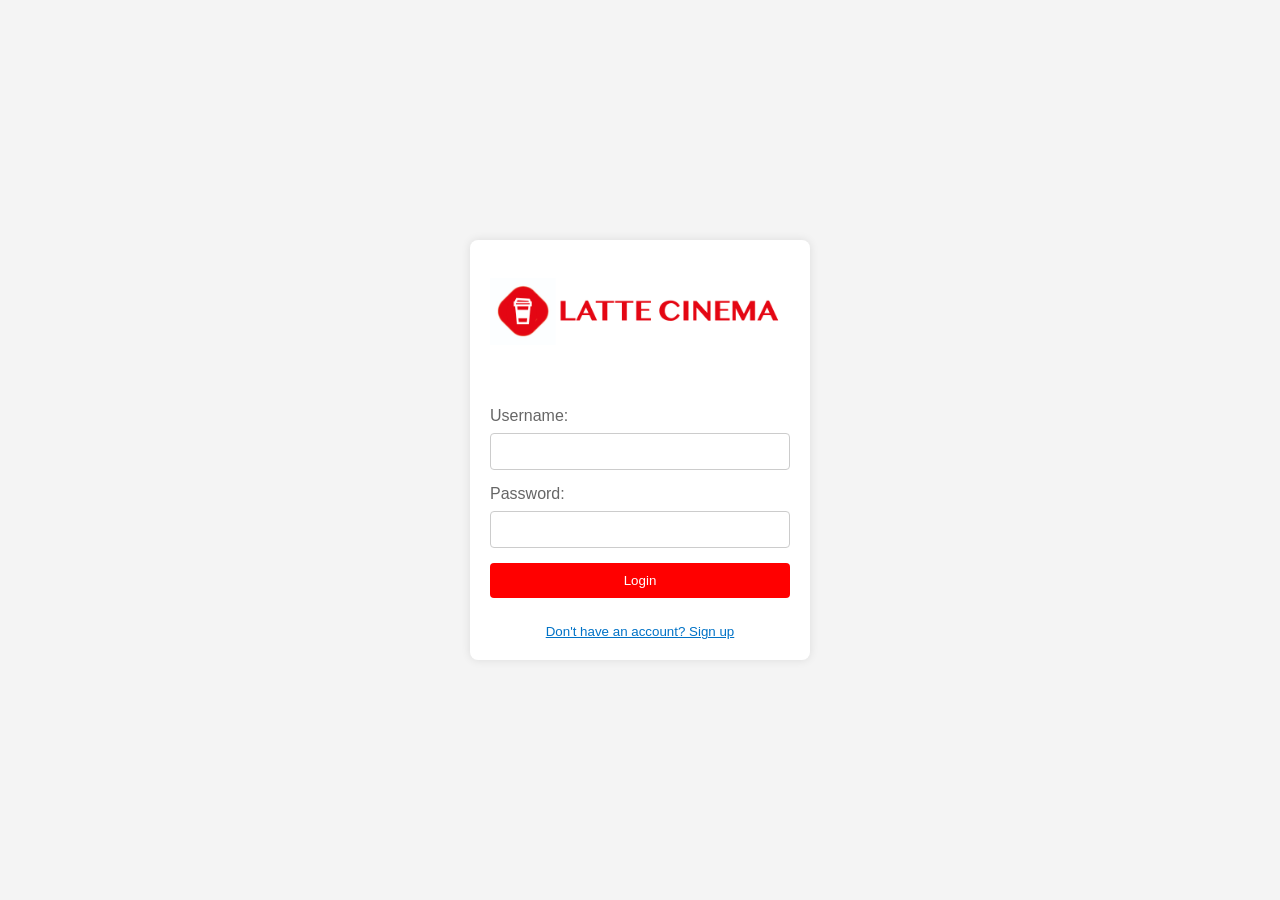
<file: login.html>
<!DOCTYPE html>
<html lang="en">
<head>
    <meta charset="UTF-8">
    <meta name="viewport" content="width=device-width, initial-scale=1, shrink-to-fit=no">
    <link rel="icon" href="./assets/img/lattelogo.ico"/> 
    <link rel="Lattecinema-icon" href="./assets/img/lattelogo.ico"/> 
    <title>Latte Cinema Login and Signup</title>
    <style>
        body {
            font-family: Arial, sans-serif;
            background-color: #f4f4f4;
            display: flex;
            align-items: center;
            justify-content: center;
            height: 100vh;
            margin: 0;
       }

        .auth-container {
            background-color: #fff;
            padding: 20px;
            border-radius: 8px;
            box-shadow: 0 0 10px rgba(0, 0, 0, 0.1);
            width: 300px;
            text-align: center;
        }

        .auth-container h2 {
            color: #333;
            margin-bottom: 20px;
        }

        .auth-container img {
            max-width: 100%;  /* 이미지의 최대 너비를 부모 요소에 맞춤 */
            height: auto;     /* 비율을 유지하면서 높이를 자동으로 조절 */
            margin-bottom: 20px;
        }

        .auth-form {
            margin-top: 20px;
        }

        .form-group {
            margin-bottom: 15px;
            text-align: left;
        }

        .form-group label {
            display: block;
            margin-bottom: 8px;
            color: #666;
        }

        .form-group input {
            width: 100%;
            padding: 10px;
            border: 1px solid #ccc;
            border-radius: 4px;
            box-sizing: border-box;
        }

        .form-group button {
            background-color: red;
            color: #fff;
            padding: 10px;
            border: none;
            border-radius: 4px;
            cursor: pointer;
            width: 100%;
        }

        .toggle-button {
            background: none;
            border: none;
            color: #0072c6;
            cursor: pointer;
            text-decoration: underline;
            margin-top: 10px;
            display: inline-block;
        }
    </style>
</head>
<body>

    <div class="auth-container">
        
        <br>
        <a href="index.html"><img src="./assets/img/logo.png" alt="Latte Cinema Logo"></a>
        <br>
        <br>

        <div id="loginForm" class="auth-form">
            <form>
                <div class="form-group">
                    <label for="loginUsername">Username:</label>
                    <input type="text" id="loginUsername" name="loginUsername" required>
                </div>
                <div class="form-group">
                    
                    <label for="loginPassword">Password:</label>
                    <input type="password" id="loginPassword" name="loginPassword" required>
                </div>
                <div class="form-group">
                    <button type="submit">Login</button>
                </div>
            </form>
            <button class="toggle-button" onclick="toggleForm('signupForm')">Don't have an account? Sign up</button>
        </div>

        <div id="signupForm" class="auth-form" style="display: none;">
            <form>
                <div class="form-group">
                    <label for="signupUsername">Username:</label>
                    <input type="text" id="signupUsername" name="signupUsername" required>
                </div>
                <div class="form-group">
                    <label for="signupPassword">Password:</label>
                    <input type="password" id="signupPassword" name="signupPassword" required>
                </div>
                <div class="form-group">
                    <button type="submit">Sign Up</button>
                </div>
            </form>
            <button class="toggle-button" onclick="toggleForm('loginForm')">Already have an account? Login</button>
        </div>
    </div>

    <script>
        function toggleForm(formId) {
            document.getElementById('loginForm').style.display = formId === 'loginForm' ? 'block' : 'none';
            document.getElementById('signupForm').style.display = formId === 'signupForm' ? 'block' : 'none';
        }
    </script>

</body>
</html>
</file>
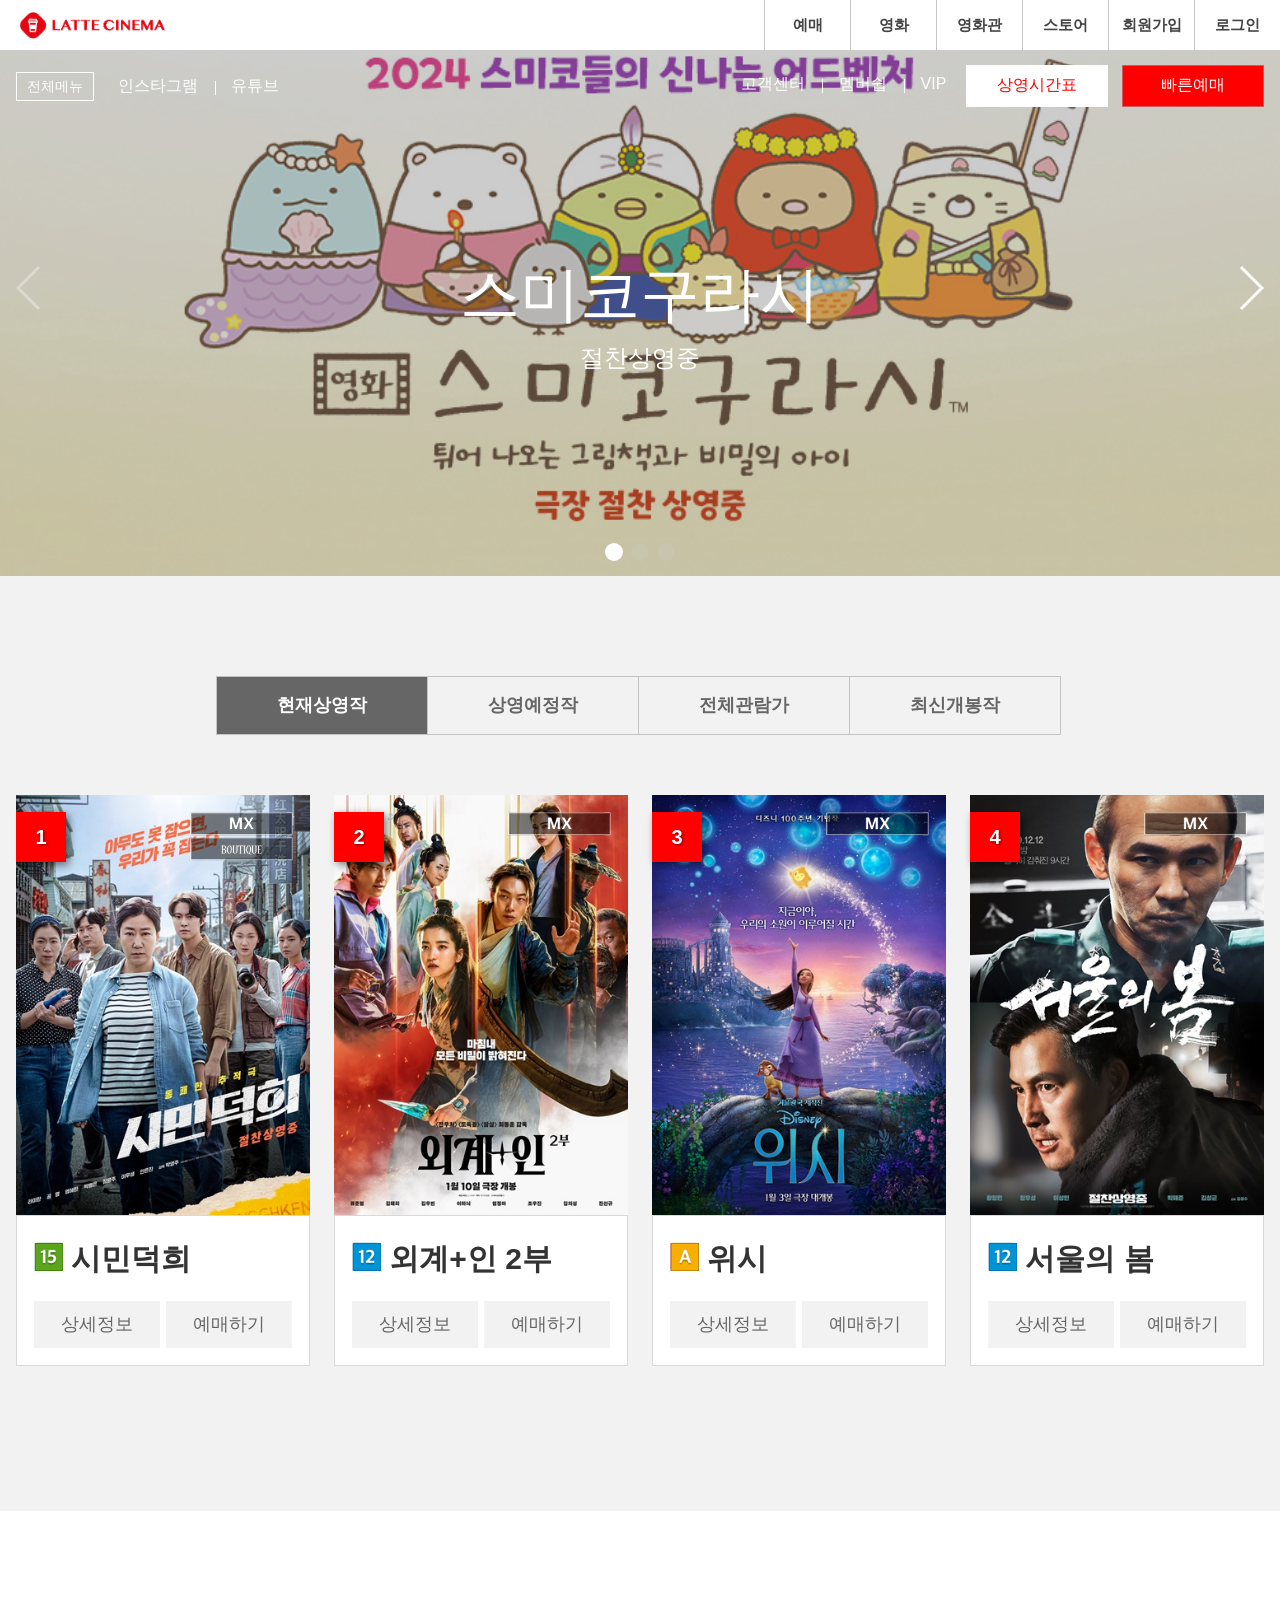
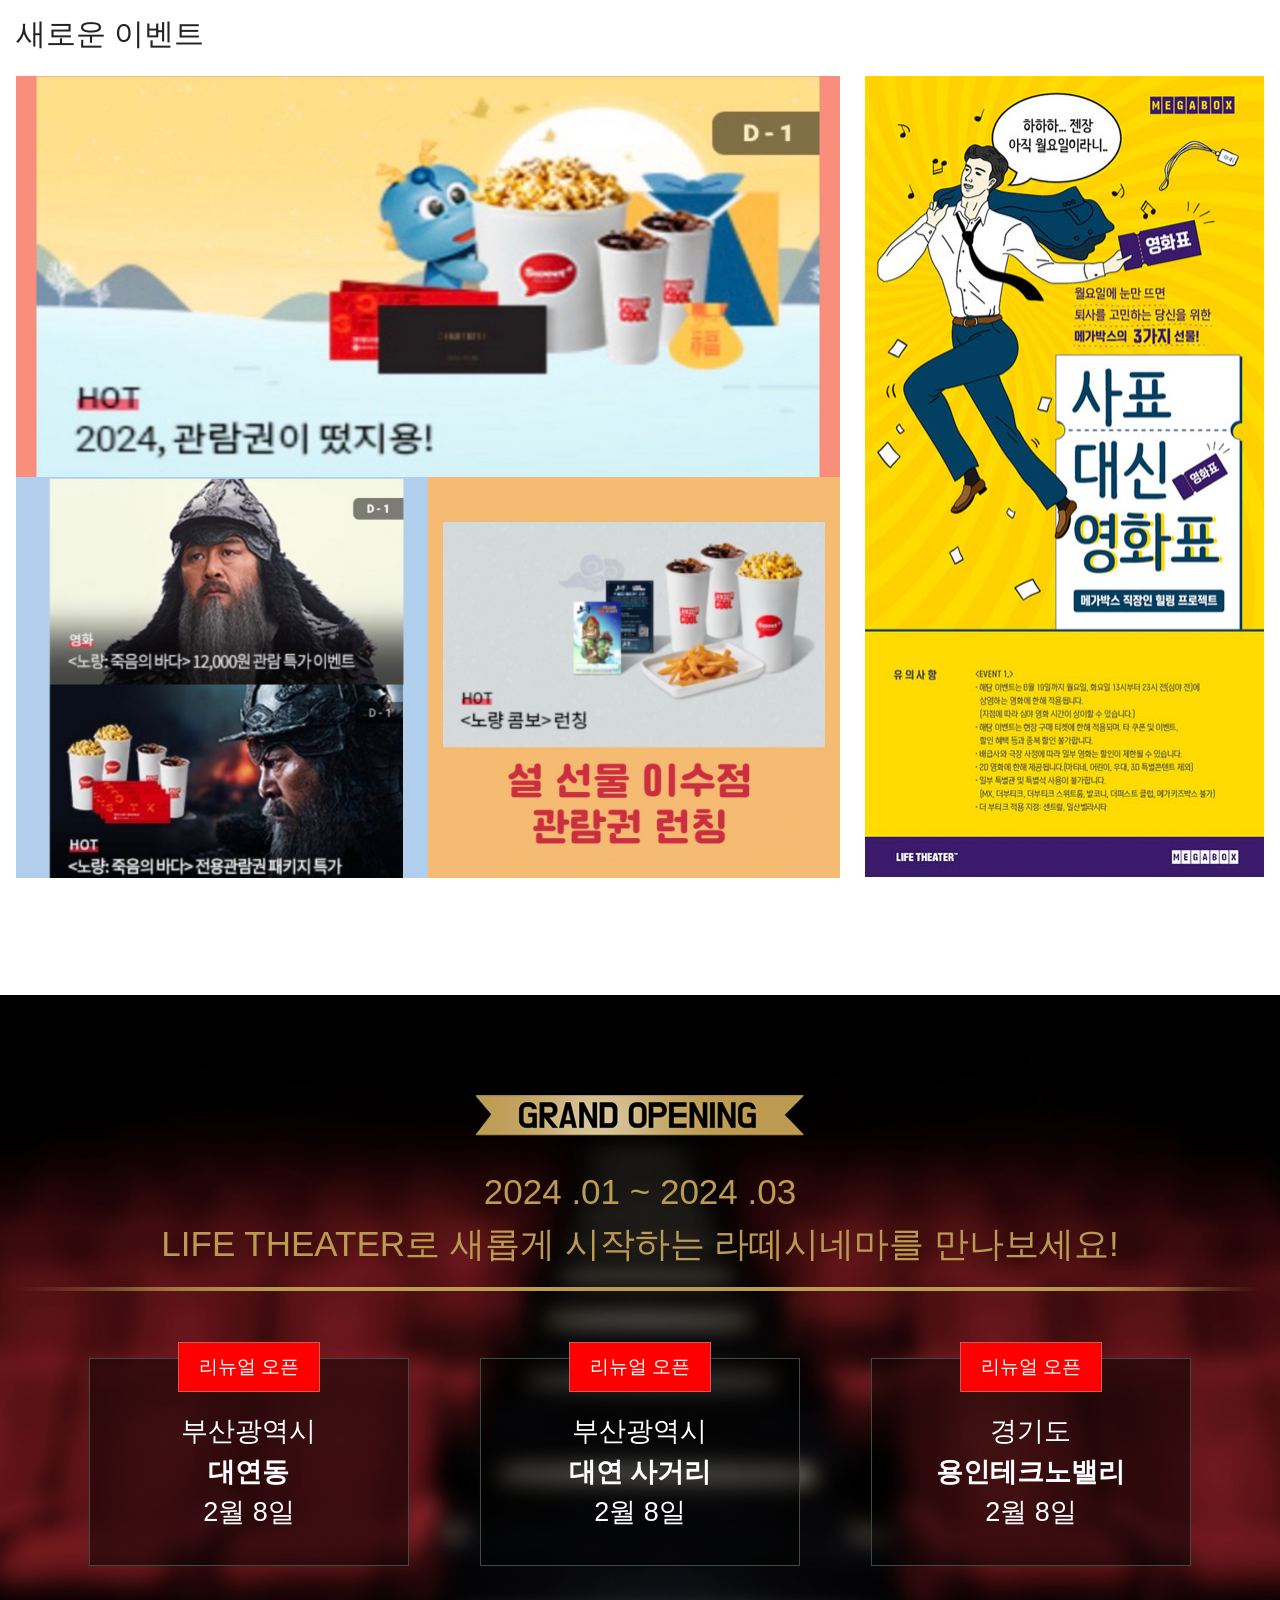
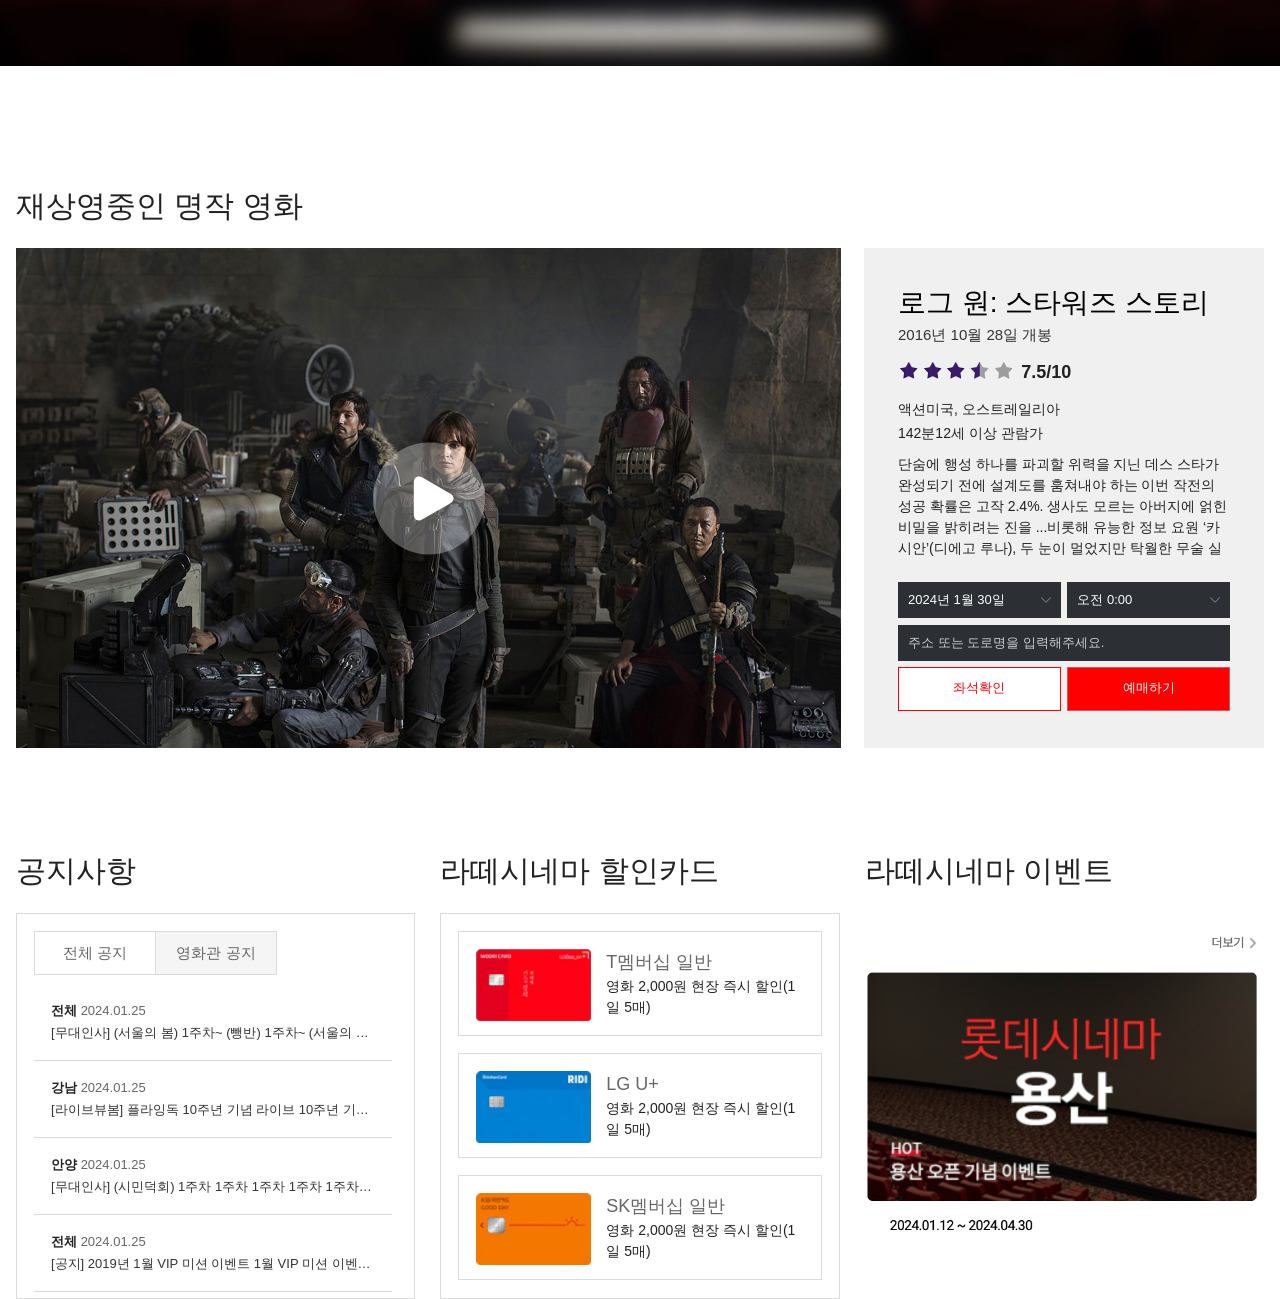
<file: movie.html>
<!DOCTYPE html>
<html lang="ko">
<head>
    <meta charset="UTF-8">
    <meta name="viewport" content="user-scalable=no, initial-scale=1.0, maximum-scale=1.0, minimum-scale=1.0, width=device-width">
    <meta http-equiv="X-UA-Compatible" content="ie=edge">
    <meta name="author" content="webstoryboy">
    <link rel="icon" href="./assets/img/lattelogo.ico"/> 
    <link rel="Lattecinema-icon" href="./assets/img/lattelogo.ico"/> 
    <title>라떼 시네마</title>

    <!-- css -->
    <link rel="stylesheet" href="assets/css/reset16.css">
    <link rel="stylesheet" href="assets/css/style16.css">
    <link rel="stylesheet" href="assets/css/swiper.css">
    
</head>
<body>
    
    <header id="header">
        <div class="container">
            <div class="row">
                <div class="header clearfix">
                    <h1>
                        <a href="index.html">
                            <em><img src="assets/img/logo.png" alt="Lattecinema"></em>
                        </a>    
                    </h1>
                    <nav id="mNav">
                        <h2 class="ir_so">라뗴시네마 전체메뉴</h2>
                        <a href="#" class="ham"><span></span></a>
                    </nav>
                    <nav class="nav">
                        <ul class="clearfix">
                            <li><a href="reservation.html">예매</a></li>
                            <li><a href="movie.html">영화</a></li>
                            <li><a href="theater.html">영화관</a></li>
                            <li><a href="store.html">스토어</a></li>
                            <li><a href="login.html">회원가입</a></li>
                            <li><a href="login.html">로그인</a></li>
                        </ul>
                    </nav>    
                </div>
            </div>
        </div>
    </header>
    <!-- //header -->
    
    
    <section id="banner">
        <div class="banner_menu">
            <h2 class="ir_so">배너 영역</h2>
            <div class="container">
                <div class="row">
                    <div class="bm_left">
                        <ul>
                            <li class="total"><a href="#">전체메뉴</a></li>
                            <li class="line"><a href="#">인스타그램</a></li>
                            <li><a href="#">유튜브</a></li>
                        </ul>
                    </div>
                    <div class="bm_right">
                        <ul>
                            <li class="line"><a href="#">고객센터</a></li>
                            <li class="line"><a href="#">멤버쉽</a></li>
                            <li><a href="#">VIP</a></li>
                        </ul>
                        <ul>
                            <li class="white"><a href="#">상영시간표</a></li>
                            <li class="purple"><a href="#">빠른예매</a></li>
                        </ul>
                    </div>
                </div>
            </div>
        </div>
        <div class="slider">
        <div class="swiper-container">
                <div class="swiper-wrapper">
                    <div class="swiper-slide ss1">
                        <div class="container">
                            <div class="row">
                                <h3>스미코구라시</h3>
                                <p>절찬상영중</p>
                            </div>
                        </div>
                    </div>
                    <div class="swiper-slide ss2">
                        <div class="container">
                            <div class="row">
                                <h3>소풍</h3>
                                <p>2월 7일 설 대개봉</p>
                            </div>
                        </div>
                    </div>
                    <div class="swiper-slide ss3">
                        <div class="container">
                            <div class="row">
                                <h3>도그맨</h3>
                                <p>절찬상영중</p>
                            </div>
                        </div>
                    </div>
                </div>
                <div class="swiper-pagination"></div>
                <div class="swiper-button-prev"></div>
                <div class="swiper-button-next"></div>
            </div>
        </div>
    </section>
    <!-- //banner -->
    
    
    <section id="movie">
        <div class="container">
            <div class="row">
                <h2 class="ir_so">영화 예매</h2>
                <div class="movie">
                    <div class="movie_title">
                        <ul class="clearfix">
                            <li class="active"><a href="#">현재상영작</a></li>
                            <li><a href="#">상영예정작</a></li>
                            <li><a href="#">전체관람가</a></li>
                            <li><a href="#">최신개봉작</a></li>
                        </ul>
                    </div>
                    <div class="movie_chart">
                        <div class="swiper-container2">
                         <div class="chart_cont1 swiper-wrapper">
                               <div class="swiper-slide">
                                   <div class="poster">
                                       <figure>
                                           <img src="assets/img/poster01.jpg" alt="신세계">
                                       </figure>
                                       <div class="rank"><strong>1</strong></div>
                                       <div class="mx">
                                           <span class="icon m ir_pm">MX</span>
                                           <span class="icon b ir_pm">Boutique</span>
                                       </div>
                                   </div>
                                   <div class="infor">
                                       <h3><span class="icon a19 ir_pm">15세 이상 관람가</span> <strong>시민덕희</strong></h3>
                                       <div class="infor_btn">
                                           <a href="movie2.html">상세정보</a>
                                           <a href="#">예매하기</a>
                                       </div>
                                   </div>
                               </div>
                               <div class="swiper-slide">
                                   <div class="poster">
                                       <figure>
                                           <img src="assets/img/poster02.jpg"  alt="신세계">
                                       </figure>
                                       <div class="rank"><strong>2</strong></div>
                                       <div class="mx">
                                           <span class="icon m ir_pm">MX</span>
                                       </div>
                                   </div>
                                   <div class="infor">
                                       <h3><span class="icon a15 ir_pm">12세 이상 관람</span> <strong>외계+인 2부</strong></h3>
                                       <div class="infor_btn">
                                           <a href="./movie2.html">상세정보</a>
                                           <a href="#">예매하기</a>
                                       </div>
                                   </div>
                               </div>
                               <div class="swiper-slide">
                                   <div class="poster">
                                       <figure>
                                           <img src="assets/img/poster03.jpg" alt="마스터">
                                       </figure>
                                       <div class="rank"><strong>3</strong></div>
                                       <div class="mx">
                                           <span class="icon m ir_pm">MX</span>
                                       </div>
                                   </div>
                                   <div class="infor">
                                       <h3><span class="icon all ir_pm">전체관람가</span> <strong>위시</strong></h3>
                                       <div class="infor_btn">
                                           <a href="#">상세정보</a>
                                           <a href="#">예매하기</a>
                                       </div>
                                   </div>
                               </div>
                               <div class="swiper-slide">
                                   <div class="poster">
                                       <figure>
                                           <img src="assets/img/poster04.jpg" alt="마약왕">
                                       </figure>
                                       <div class="rank"><strong>4</strong></div>
                                       <div class="mx">
                                           <span class="icon m ir_pm">MX</span>
                                       </div>
                                   </div>
                                   <div class="infor">
                                       <h3><span class="icon a15 ir_pm">12세 이상 관람</span> <strong>서울의 봄</strong></h3>
                                       <div class="infor_btn">
                                           <a href="#">상세정보</a>
                                           <a href="#">예매하기</a>
                                       </div>
                                   </div>
                               </div>
                               <div class="swiper-slide">
                                   <div class="poster">
                                       <figure>
                                           <img src="assets/img/poster05.jpg" alt="마약왕">
                                       </figure>
                                       <div class="rank"><strong>5</strong></div>
                                       <div class="mx">
                                           <span class="icon m ir_pm">MX</span>
                                       </div>
                                   </div>
                                   <div class="infor">
                                       <h3><span class="icon a15 ir_pm">12세 이상 관람</span> <strong>노량: 죽읨의 바다</strong></h3>
                                       <div class="infor_btn">
                                           <a href="#">상세정보</a>
                                           <a href="#">예매하기</a>
                                       </div>
                                   </div>
                               </div>
                               <div class="swiper-slide">
                                   <div class="poster">
                                       <figure>
                                           <img src="assets/img/poster06.jpg" alt="마약왕">
                                       </figure>
                                       <div class="rank"><strong>6</strong></div>
                                       <div class="mx">
                                           <span class="icon m ir_pm">MX</span>
                                       </div>
                                   </div>
                                   <div class="infor">
                                       <h3><span class="icon all ir_pm">전체관람가</span> <strong>인투 더 월드</strong></h3>
                                       <div class="infor_btn">
                                           <a href="#">상세정보</a>
                                           <a href="#">예매하기</a>
                                       </div>
                                   </div>
                               </div>
                               <div class="swiper-slide">
                                   <div class="poster">
                                       <figure>
                                           <img src="assets/img/poster07.jpg" alt="마약왕">
                                       </figure>
                                       <div class="rank"><strong>7</strong></div>
                                       <div class="mx">
                                           <span class="icon m ir_pm">MX</span>
                                       </div>
                                   </div>
                                   <div class="infor">
                                       <h3><span class="icon a19 ir_pm">12세 이상 관람</span> <strong>괴물</strong></h3>
                                       <div class="infor_btn">
                                           <a href="#">상세정보</a>
                                           <a href="#">예매하기</a>
                                       </div>
                                   </div>
                               </div>
                               <div class="swiper-slide">
                                   <div class="poster">
                                       <figure>
                                           <img src="assets/img/poster08.jpg" alt="마약왕">
                                       </figure>
                                       <div class="rank"><strong>8</strong></div>
                                       <div class="mx">
                                           <span class="icon m ir_pm">MX</span>
                                       </div>
                                   </div>
                                   <div class="infor">
                                       <h3><span class="icon a19 ir_pm">15세 이상 관람</span> <strong>도그맨</strong></h3>
                                       <div class="infor_btn">
                                           <a href="#">상세정보</a>
                                           <a href="#">예매하기</a>
                                       </div>
                                   </div>
                               </div>
                           </div>
                        </div>
                        <!-- //chart_cont1-->
                        <!-- 상영예정작 -->
                        <div class="swiper-container2">
                            <div class="chart_cont2 swiper-wrapper">
                                <div class="swiper-slide">
                                    <div class="poster">
                                        <figure>
                                            <img src="assets/img/poster2-01.jpg" alt="침묵">
                                        </figure>
                                        <div class="rank"><strong>1</strong></div>
                                        <div class="mx">
                                            <span class="icon m ir_pm">MX</span>
                                            <span class="icon b ir_pm">Boutique</span>
                                        </div>
                                    </div>
                                    <div class="infor">
                                        <h3><span class="icon all ir_pm">전체관람가</span> <strong>윙카</strong></h3>
                                        <div class="infor_btn">
                                            <a href="movie2.html">상세정보</a>
                                            <a href="#">예매하기</a>
                                        </div>
                                    </div>
                                </div>
                                <div class="swiper-slide">
                                    <div class="poster">
                                        <figure>
                                            <img src="assets/img/poster2-02.jpg" alt="신세계">
                                        </figure>
                                        <div class="rank"><strong>2</strong></div>
                                        <div class="mx">
                                            <span class="icon m ir_pm">MX</span>
                                        </div>
                                    </div>
                                    <div class="infor">
                                        <h3><span class="icon a19 ir_pm">15세 이상 관람</span> <strong>추락의 해부</strong></h3>
                                        <div class="infor_btn">
                                            <a href="#">상세정보</a>
                                            <a href="#">예매하기</a>
                                        </div>
                                    </div>
                                </div>
                                <div class="swiper-slide">
                                    <div class="poster">
                                        <figure>
                                            <img src="assets/img/poster2-03.jpg" alt="마스터">
                                        </figure>
                                        <div class="rank"><strong>3</strong></div>
                                        <div class="mx">
                                            <span class="icon m ir_pm">MX</span>
                                        </div>
                                    </div>
                                    <div class="infor">
                                        <h3><span class="icon all ir_pm">전체관람가</span> <strong>홀로라이브</strong></h3>
                                        <div class="infor_btn">
                                            <a href="#">상세정보</a>
                                            <a href="#">예매하기</a>
                                        </div>
                                    </div>
                                </div>
                                <div class="swiper-slide">
                                    <div class="poster">
                                        <figure>
                                            <img src="assets/img/poster2-04.jpg" alt="마약왕">
                                        </figure>
                                        <div class="rank"><strong>4</strong></div>
                                        <div class="mx">
                                            <span class="icon m ir_pm">MX</span>
                                        </div>
                                    </div>
                                    <div class="infor">
                                        <h3><span class="icon a19 ir_pm">12세 이상 관람</span> <strong>비욘드 유토피아</strong></h3>
                                        <div class="infor_btn">
                                            <a href="#">상세정보</a>
                                            <a href="#">예매하기</a>
                                        </div>
                                    </div>
                                </div>
                                <div class="swiper-slide">
                                    <div class="poster">
                                        <figure>
                                            <img src="assets/img/poster2-05.jpg" alt="마약왕">
                                        </figure>
                                        <div class="rank"><strong>5</strong></div>
                                        <div class="mx">
                                            <span class="icon m ir_pm">MX</span>
                                        </div>
                                    </div>
                                    <div class="infor">
                                        <h3><span class="icon a19 ir_pm">12세 이상 관람</span> <strong>두 세계 사이에서</strong></h3>
                                        <div class="infor_btn">
                                            <a href="#">상세정보</a>
                                            <a href="#">예매하기</a>
                                        </div>
                                    </div>
                                </div>
                                <div class="swiper-slide">
                                    <div class="poster">
                                        <figure>
                                            <img src="assets/img/poster2-06.jpg" alt="마약왕">
                                        </figure>
                                        <div class="rank"><strong>6</strong></div>
                                        <div class="mx">
                                            <span class="icon m ir_pm">MX</span>
                                        </div>
                                    </div>
                                    <div class="infor">
                                        <h3><span class="icon all ir_pm">전체관람가</span> <strong>아톰 새로운 시작</strong></h3>
                                        <div class="infor_btn">
                                            <a href="#">상세정보</a>
                                            <a href="#">예매하기</a>
                                        </div>
                                    </div>
                                    
                                </div>
                                <div class="swiper-slide">
                                    <div class="poster">
                                        <figure>
                                            <img src="assets/img/poster2-07.jpg" alt="마약왕">
                                        </figure>
                                        <div class="rank"><strong>7</strong></div>
                                        <div class="mx">
                                            <span class="icon m ir_pm">MX</span>
                                        </div>
                                    </div>
                                    <div class="infor">
                                        <h3><span class="icon a12 ir_pm">15세 이상 관람</span> <strong>아녜스 V에 의한</strong></h3>
                                        <div class="infor_btn">
                                            <a href="#">상세정보</a>
                                            <a href="#">예매하기</a>
                                        </div>
                                    </div>
                                    
                                </div>
                                <div class="swiper-slide">
                                    <div class="poster">
                                        <figure>
                                            <img src="assets/img/poster2-08.jpg" alt="마약왕">
                                        </figure>
                                        <div class="rank"><strong>8</strong></div>
                                        <div class="mx">
                                            <span class="icon m ir_pm">MX</span>
                                        </div>
                                    </div>
                                    <div class="infor">
                                        <h3><span class="icon a19 ir_pm">12세 이상 관람</span> <strong>건국전쟁</strong></h3>
                                        <div class="infor_btn">
                                            <a href="#">상세정보</a>
                                            <a href="#">예매하기</a>
                                        </div>
                                    </div>
                                    
                                </div>
                            </div>
                        </div>
                        <!-- //chart_cont2-->
                        
                        <div class="swiper-container2">
                            <div class="chart_cont3 swiper-wrapper">
                                <div class="swiper-slide">
                                    <div class="poster">
                                        <figure>
                                            <img src="assets/img/poster3-01.jpg" alt="침묵">
                                        </figure>
                                        <div class="rank"><strong>1</strong></div>
                                        <div class="mx">
                                            <span class="icon m ir_pm">MX</span>
                                            <span class="icon b ir_pm">Boutique</span>
                                        </div>
                                    </div>
                                    <div class="infor">
                                        <h3><span class="icon all ir_pm">전체관람가</span> <strong>아기상어</strong></h3>
                                        <div class="infor_btn">
                                            <a href="#">상세정보</a>
                                            <a href="#">예매하기</a>
                                        </div>
                                    </div>
                                </div>
                                <div class="swiper-slide">
                                    <div class="poster">
                                        <figure>
                                            <img src="assets/img/poster3-02.jpg" alt="신세계">
                                        </figure>
                                        <div class="rank"><strong>2</strong></div>
                                        <div class="mx">
                                            <span class="icon m ir_pm">MX</span>
                                        </div>
                                    </div>
                                    <div class="infor">
                                        <h3><span class="icon all ir_pm">전체관람가</span> <strong>신차원! 짱구</strong></h3>
                                        <div class="infor_btn">
                                            <a href="#">상세정보</a>
                                            <a href="#">예매하기</a>
                                        </div>
                                    </div>
                                </div>
                                <div class="swiper-slide">
                                    <div class="poster">
                                        <figure>
                                            <img src="assets/img/poster3-03.jpg" alt="마스터">
                                        </figure>
                                        <div class="rank"><strong>3</strong></div>
                                        <div class="mx">
                                            <span class="icon m ir_pm">MX</span>
                                        </div>
                                    </div>
                                    <div class="infor">
                                        <h3><span class="icon all ir_pm">전체관람가</span> <strong>스미코 구라시</strong></h3>
                                        <div class="infor_btn">
                                            <a href="#">상세정보</a>
                                            <a href="#">예매하기</a>
                                        </div>
                                    </div>
                                </div>
                                <div class="swiper-slide">
                                    <div class="poster">
                                        <figure>
                                            <img src="assets/img/poster2-06.jpg" alt="마약왕">
                                        </figure>
                                        <div class="rank"><strong>4</strong></div>
                                        <div class="mx">
                                            <span class="icon m ir_pm">MX</span>
                                        </div>
                                    </div>
                                    <div class="infor">
                                        <h3><span class="icon all ir_pm">전체관람가</span> <strong>아톰</strong></h3>
                                        <div class="infor_btn">
                                            <a href="#">상세정보</a>
                                            <a href="#">예매하기</a>
                                        </div>
                                    </div>
                                </div>
                                <div class="swiper-slide">
                                    <div class="poster">
                                        <figure>
                                            <img src="assets/img/poster03.jpg"  alt="마약왕">
                                        </figure>
                                        <div class="rank"><strong>5</strong></div>
                                        <div class="mx">
                                            <span class="icon m ir_pm">MX</span>
                                        </div>
                                    </div>
                                    <div class="infor">
                                        <h3><span class="icon all ir_pm">전체관람가</span> <strong>위시</strong></h3>
                                        <div class="infor_btn">
                                            <a href="#">상세정보</a>
                                            <a href="#">예매하기</a>
                                        </div>
                                    </div>
                                </div>
                            </div>

                        </div>
                        <!-- //chart_cont3-->
                        
                        <div class="swiper-container2">
                            <div class="chart_cont4 swiper-wrapper">
                                <div class="swiper-slide">
                                    <div class="poster">
                                        <figure>
                                            <img src="assets/img/poster4-01.jpg" alt="침묵">
                                        </figure>
                                        <div class="rank"><strong>1</strong></div>
                                        <div class="mx">
                                            <span class="icon m ir_pm">MX</span>
                                            <span class="icon b ir_pm">Boutique</span>
                                        </div>
                                    </div>
                                    <div class="infor">
                                        <h3><span class="icon all ir_pm">전체관람가</span> <strong>세기말의 사랑</strong></h3>
                                        <div class="infor_btn">
                                            <a href="#">상세정보</a>
                                            <a href="#">예매하기</a>
                                        </div>
                                    </div>
                                </div>
                                <div class="swiper-slide">
                                    <div class="poster">
                                        <figure>
                                            <img src="./assets/img/poster4-02.jpg" alt="신세계">
                                        </figure>
                                        <div class="rank"><strong>2</strong></div>
                                        <div class="mx">
                                            <span class="icon m ir_pm">MX</span>
                                        </div>
                                    </div>
                                    <div class="infor">
                                        <h3><span class="icon a19 ir_pm">19세 이상 관람</span> <strong>데드맨</strong></h3>
                                        <div class="infor_btn">
                                            <a href="#">상세정보</a>
                                            <a href="#">예매하기</a>
                                        </div>
                                    </div>
                                </div>
                                <div class="swiper-slide">
                                    <div class="poster">
                                        <figure>
                                            <img src="./assets/img/poster4-03.jpg" alt="마스터">
                                        </figure>
                                        <div class="rank"><strong>3</strong></div>
                                        <div class="mx">
                                            <span class="icon m ir_pm">MX</span>
                                        </div>
                                    </div>
                                    <div class="infor">
                                        <h3><span class="icon a15 ir_pm">12세 이상 관람</span> <strong>도그데이즈</strong></h3>
                                        <div class="infor_btn">
                                            <a href="#">상세정보</a>
                                            <a href="#">예매하기</a>
                                        </div>
                                    </div>
                                </div>
                                <div class="swiper-slide">
                                    <div class="poster">
                                        <figure>
                                            <img src="./assets/img/poster4-04.jpg" alt="마약왕">
                                        </figure>
                                        <div class="rank"><strong>4</strong></div>
                                        <div class="mx">
                                            <span class="icon m ir_pm">MX</span>
                                        </div>
                                    </div>
                                    <div class="infor">
                                        <h3><span class="icon all ir_pm">15세 이상 관람</span> <strong>아가일</strong></h3>
                                        <div class="infor_btn">
                                            <a href="#">상세정보</a>
                                            <a href="#">예매하기</a>
                                        </div>
                                    </div>
                                </div>
                                <div class="swiper-slide">
                                    <div class="poster">
                                        <figure>
                                            <img src="./assets/img/poster4-05.jpg" alt="마약왕">
                                        </figure>
                                        <div class="rank"><strong>5</strong></div>
                                        <div class="mx">
                                            <span class="icon m ir_pm">MX</span>
                                        </div>
                                    </div>
                                    <div class="infor">
                                        <h3><span class="icon a19 ir_pm">15세 이상 관람</span> <strong>애프터</strong></h3>
                                        <div class="infor_btn">
                                            <a href="#">상세정보</a>
                                            <a href="#">예매하기</a>
                                        </div>
                                    </div>
                                </div>
                            </div>
                        </div>
                        <!-- //chart_cont4-->
                    </div>
                </div>
            </div>
        </div>
    </section>  
    <!-- //movie -->
    
    
    <section id="event">
        <div class="container">
            <div class="row">
                <div class="event">
                    <h2><em>새로운 이벤트</em></h2>
                    <div class="event_left">
                        <div class="event_slider">
                            <img src="assets/img/event01.jpg"  alt="시티 패키지">
                        </div>
                        <figure class="event_box1">
                            <img src="assets/img/event02.jpg"  alt="남포항점 2019 시즌할인권">
                        </figure>
                        <figure class="event_box2">
                            <img src="assets/img/event03.jpg" alt="설 선물 이수점 전용 관람권 런칭">
                        </figure>
                    </div>
                    <figure class="event_right">
                        <img src="assets/img/event04.jpg" alt="사표 대신 영화표">
                    </figure>
                </div>
            </div>
        </div>
    </section>
    <!-- //event -->
    
    
    <section id="opening">
        <div class="container">
            <div class="row">
                <div class="opening">
                    <h2><span class="icon grand ir_pm">Grand Opening</span></h2>
                    <p class="desc">
                        2024 .01 ~ 2024 .03 <br>
                        LIFE THEATER로 새롭게 시작하는 라떼시네마를 만나보세요!
                    </p>
                    <div class="open_box">
                        <div>
                            <h3>리뉴얼 오픈</h3>
                            <p><em>부산광역시</em><strong>대연동</strong>2월 8일</p>
                        </div>
                        <div>
                            <h3>리뉴얼 오픈</h3>
                            <p><em>부산광역시</em><strong>대연 사거리</strong>2월 8일</p>
                        </div>
                        <div>
                            <h3>리뉴얼 오픈</h3>
                            <p><em>경기도</em><strong>용인테크노밸리</strong>2월 8일</p>
                        </div>
                    </div>
                </div>
            </div>
        </div>
    </section>
    <!-- //opening -->
    
    
    <section id="new">
        <div class="container">
            <div class="row">
                <div class="new">
                    <h2><em>재상영중인 명작 영화</em></h2>
                    <div class="new_left">
                        <div class="play" id="showTrailer" data-youtube="F1239ZePXfM">
                            <svg version="1.1" id="Layer_1" xmlns="http://www.w3.org/2000/svg" xmlns:xlink="http://www.w3.org/1999/xlink" x="0px" y="0px"
                            viewBox="0 0 120 120" style="enable-background:new 0 0 120 120;" xml:space="preserve">
                                <circle class="st0" cx="60" cy="60.4" r="56"/>
                                <path class="st1" d="M81,65.4c4.8-2.8,4.8-7.2,0-10L53.5,39.6c-4.8-2.8-8.7-0.5-8.7,5v31.7c0,5.5,3.9,7.8,8.7,5L81,65.4z"/>
                            </svg>
                        </div>
                    </div>
                    <div class="new_right">
                        <h3 class="title">로그 원: 스타워즈 스토리</h3>
                        <span class="release">2016년 10월 28일 개봉</span>
                        <div class="star">
                            <span class="icon star1"></span>
                            <span class="icon star1"></span>
                            <span class="icon star1"></span>
                            <span class="icon star2"></span>
                            <span class="icon star0"></span>
                            <strong>7.5/10</strong>
                        </div>
                        <ul class="summary">
                            <li class="genre"><span class="bar">액션</span><span>미국, 오스트레일리아</span></li>
                            <li class="age"><span class="bar">142분</span><span>12세 이상 관람가</span></li>
                            <li class="desc">단숨에 행성 하나를 파괴할 위력을 지닌 데스 스타가 완성되기 전에 설계도를 훔쳐내야 하는 이번 작전의 성공 확률은 고작 2.4%. 생사도 모르는 아버지에 얽힌 비밀을 밝히려는 진을 ...비롯해 유능한 정보 요원 ‘카시안’(디에고 루나), 두 눈이 멀었지만 탁월한 무술 실력을 지닌 ‘치루트’(견자단), 전투 베테랑 ‘베이즈’, 파일럿 ‘보디’, 시니컬한 드로이드 ‘K-2SO’까지 합류, 거대한 전쟁을 끝낼 ‘로그 원’이 이끄는 가장 비밀스런 작전이 시작되는데…</li>
                        </ul>
                        <div class="select">
                            <div class="s1">
                                <label for="udate" class="ir_so">날짜</label>
                                <input type="text" id="udate" name="udate" value="2024년 1월 30일" class="ui_select2">
                            </div>
                            <div class="s2">
                                <label for="utime" class="ir_so">시간</label>
                                <select id="utime" name="utime" class="ui_select2">
                                    <option value="오전 0:00">오전 0:00</option>
                                    <option value="오전 1:00">오전 1:00</option>
                                    <option value="오전 2:00">오전 2:00</option>
                                    <option value="오전 3:00">오전 3:00</option>
                                    <option value="오전 4:00">오전 4:00</option>
                                    <option value="오전 5:00">오전 5:00</option>
                                    <option value="오전 6:00">오전 6:00</option>
                                    <option value="오전 7:00">오전 7:00</option>
                                    <option value="오전 8:00">오전 8:00</option>
                                    <option value="오전 9:00">오전 9:00</option>
                                    <option value="오전 10:00">오전 10:00</option>
                                    <option value="오전 11:00">오전 11:00</option>
                                    <option value="오전 12:00">오전 12:00</option>
                                    <option value="오후 1:00">오후 1:00</option>
                                    <option value="오후 2:00">오후 2:00</option>
                                    <option value="오후 3:00">오후 3:00</option>
                                    <option value="오후 4:00">오후 4:00</option>
                                    <option value="오후 5:00">오후 5:00</option>
                                    <option value="오후 6:00">오후 6:00</option>
                                    <option value="오후 7:00">오후 7:00</option>
                                    <option value="오후 8:00">오후 8:00</option>
                                    <option value="오후 9:00">오후 9:00</option>
                                    <option value="오후 10:00">오후 10:00</option>
                                    <option value="오후 11:00">오후 11:00</option>
                                    <option value="오후 12:00">오후 12:00</option>
                                </select>
                            </div>
                            <div class="s3">
                                <label for="utext" class="ir_so">주소 또는 도로명을 입력해주세요.</label>
                                <input type="text" id="utext" name="utext" class="ui_input3" placeholder="주소 또는 도로명을 입력해주세요.">
                            </div>
                        </div>
                        <div class="btn">
                            <a href="#" class="white">좌석확인</a>
                            <a href="#" class="purple">예매하기</a>
                        </div>
                    </div>
                </div>
            </div>
        </div>
    </section>
    <!-- //new -->
    
    
    <section id="help">
        <div class="container">
            <div class="row">
                <div class="help clearfix">
                    <article class="help_box1">
                        <h3><em>공지사항</em></h3>
                        <div class="notice">
                            <ul>
                                <li class="active"><a href="#">전체 공지</a>
                                    <ul>
                                        <li>
                                            <dl>
                                                <dt><strong class="bar">전체</strong> <em>2024.01.25</em></dt>
                                                <dd>[무대인사] (서울의 봄) 1주차~ (뺑반) 1주차~ (서울의 봄) 1주차~ (서울의 봄) 1주차~ (서울의 봄) 1주차~</dd>
                                            </dl>            
                                        </li>
                                        <li>
                                            <dl>
                                                <dt><strong class="bar">강남</strong> <em>2024.01.25</em></dt>
                                                <dd>[라이브뷰봄] 플라잉독 10주년 기념 라이브 10주년 기념 라이브 10주년 기념 라이브..</dd>
                                            </dl>
                                        </li>
                                        <li>
                                            <dl>
                                                <dt><strong class="bar">안양</strong> <em>2024.01.25</em></dt>
                                                <dd>[무대인사] (시민덕회) 1주차 1주차 1주차 1주차 1주차 1주차 1주차 1주차 </dd>
                                            </dl>
                                        </li>
                                        <li>
                                            <dl>
                                                <dt><strong class="bar">전체</strong> <em>2024.01.25</em></dt>
                                                <dd>[공지] 2019년 1월 VIP 미션 이벤트 1월 VIP 미션 이벤트 1월 VIP 미션 이벤트</dd>
                                            </dl>
                                        </li>
                                    </ul>
                                </li>
                                <li><a href="#">영화관 공지</a>
                                    <ul>
                                        <li>
                                            <dl>
                                                <dt><strong class="bar">전체</strong> <em>2024.01.25</em></dt>
                                                <dd>[무대인사] (시민덕회) 1주차 1주차 1주차 1주차 1주차 1주차 1주차 1주차</dd>
                                            </dl>            
                                        </li>
                                        <li>
                                            <dl>
                                                <dt><strong class="bar">강남</strong> <em>2024.01.25</em></dt>
                                                <dd>[무대인사] (서울의 봄) 1주차 1주차 1주차 1주차 1주차 1주차 1주차 1주차</dd>
                                            </dl>
                                        </li>
                                        <li>
                                            <dl>
                                                <dt><strong class="bar">안양</strong> <em>2024.01.25</em></dt>
                                                <dd>[무대인사] (소풍) 1주차 1주차 1주차 1주차 1주차 1주차 1주차 1주차 </dd>
                                            </dl>
                                        </li>
                                        <li>
                                            <dl>
                                                <dt><strong class="bar">전체</strong> <em>2024.01.25</em></dt>
                                                <dd>[공지] 2024년 1월 VIP 미션 이벤트 1월 VIP 미션 이벤트 1월 VIP 미션 이벤트</dd>
                                            </dl>
                                        </li>
                                    </ul>
                                </li>
                            </ul>
                        </div>
                    </article>
                    <article class="help_box2">
                        <h3><em>라떼시네마 할인카드</em></h3>
                        <div class="card">
                            <ul>
                                <li>
                                    <a href="#">
                                        <span><img src="assets/img/card01.jpg" srcset="assets/img/card01@2.jpg 2x" alt="card01"></span>
                                        <strong>T멤버십 일반</strong>
                                        <em>영화 2,000원 현장 즉시 할인(1일 5매)</em>
                                    </a>
                                </li>
                                <li>
                                    <a href="#">
                                        <span><img src="assets/img/card02.jpg" srcset="assets/img/card02@2.jpg 2x" alt="card02"></span>
                                        <strong>LG U+</strong>
                                        <em>영화 2,000원 현장 즉시 할인(1일 5매)</em>
                                    </a>
                                </li>
                                <li>
                                    <a href="#">
                                        <span><img src="assets/img/card03.jpg" srcset="assets/img/card03@2.jpg 2x" alt="card03 "></span>
                                        <strong>SK멤버십 일반</strong>
                                        <em>영화 2,000원 현장 즉시 할인(1일 5매)</em>
                                    </a>
                                </li>
                            </ul>
                        </div>
                    </article>
                    <article class="help_box3">
                        <h3><em>라떼시네마 이벤트</em></h3>
                        <span><img src="./assets/img/event_8.png"></span>
                    </article>
                </div>
            </div>
        </div>
    </section>
    <!-- //help -->
    

    <!-- 트레일러 -->
    <aside role="complementary" id="blackout" class="overlay">
        <div id="trailerModal" class="modal">
            <div id="trailer"></div><!-- YouTube 플레이어로 대체되는 부분 -->
        </div>
        <button id="hideTrailer" class="modal_close">닫기</button>
    </aside>
    
    
    <!-- 자바스크립트 라이브러리 -->
    <script src="assets/js/jquery.min_1.12.4.js"></script>
    <script src="assets/js/modernizr-custom.js"></script>
    <script src="assets/js/ie-checker.js"></script>
    <script src="assets/js/swiper.min.js"></script>
    <script src="assets/js/iframe_api.js"></script>
    <script src="assets/js/movie.js"></script>
    <script>
        
        //배너 이미지 슬라이드
        var swiper = new Swiper('.swiper-container',{
            pagination: {
                el: '.swiper-pagination',
            },
            navigation: {
                nextEl: '.swiper-button-next',
                prevEl: '.swiper-button-prev',
            },
            autoplay: {
                delay: 5000,
            },
        });
        
        //영화차트 이미지 슬라이드
        var swiper = new Swiper('.swiper-container2',{
            slidesPerView: 4,
            spaceBetween: 24,
//            mousewheel: {
//                invert: true,
//            },
            keyboard: {
                enabled: true,
                onlyInViewport: false,
            },
            autoplay: {
                delay: 6000,
            },
            breakpoints: {
                600: {
                    slidesPerView: 1.4,
                    spaceBetween: 24
                },
                768: {
                    slidesPerView: 2,
                    spaceBetween: 24
                },
                960: {
                    slidesPerView: 3,
                    spaceBetween: 24
                }
            }
        });
        
        //영화차트 탭 메뉴
        var movBtn = $(".movie_title > ul > li");    
        var movCont = $(".movie_chart > div");  

        movCont.hide().eq(0).show();

        movBtn.click(function(e){
            e.preventDefault();
            var target = $(this);         
            var index = target.index();  
            movBtn.removeClass("active");   
            target.addClass("active");    
            movCont.css("display","none");
            movCont.eq(index).css("display","block");
        });
        
      

        //공지사항 탭 메뉴
        var tabMenu = $(".notice");

        //컨텐츠 내용을 숨겨주세요!
        tabMenu.find("ul > li > ul").hide();
        tabMenu.find("li.active > ul").show();

        function tabList(e){
            e.preventDefault();       //#의 기능을 차단
            var target = $(this);
            target.next().show().parent("li").addClass("active").siblings("li").removeClass("active").find("ul").hide();
            //버튼을 클릭하면 ~ div를 보여주고
            //부모의 li 태그에 클래스 추가하고
            //형제의 li 태그에 클래스 제거하고
            //제거한 자식의 div 태그를 숨겨줌 
        }

        tabMenu.find("ul > li > a").click(tabList).focus(tabList);

      
    </script>
</body>
</html>
</file>
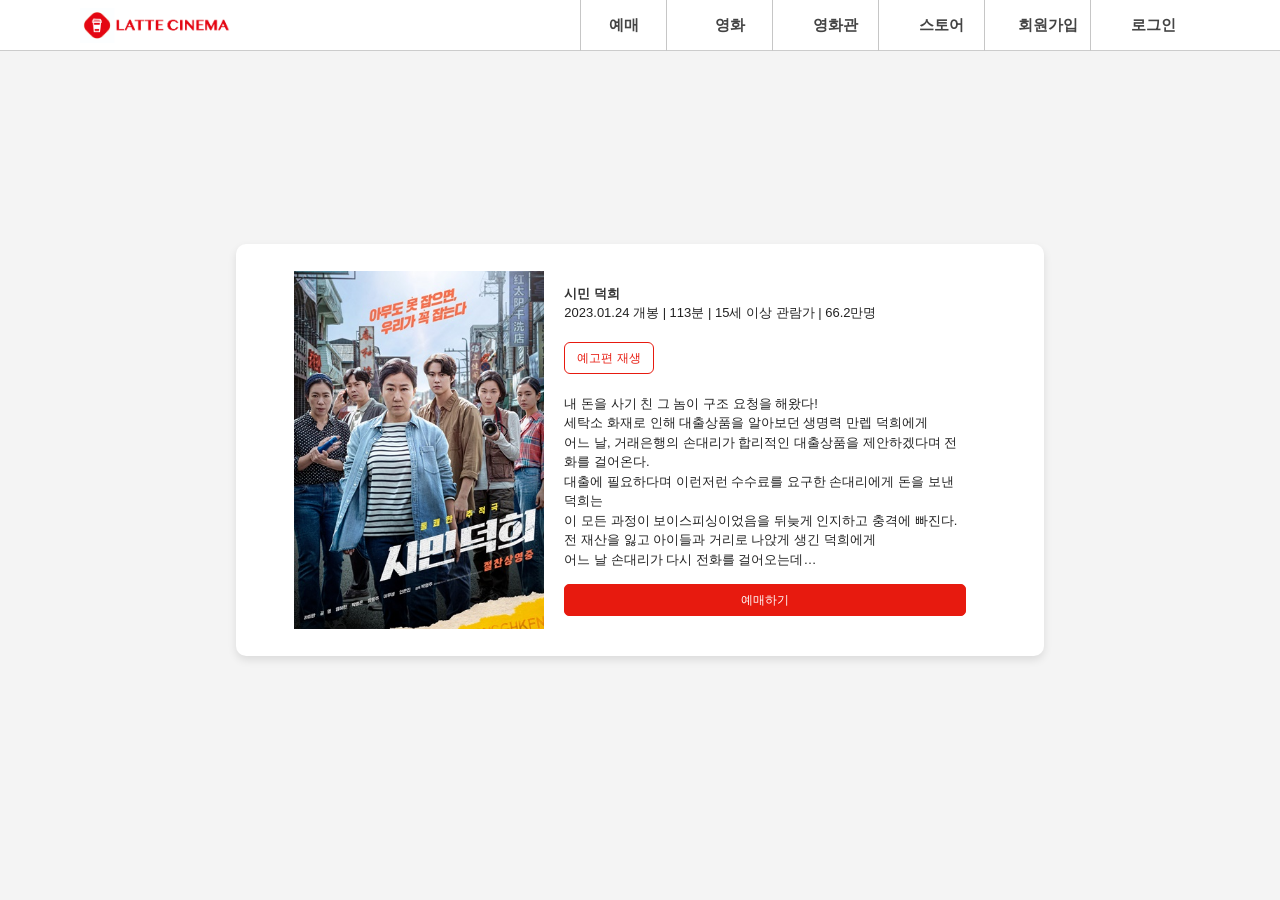
<file: movie2.html>
<!DOCTYPE html>
<html lang="en">
<head>
    <meta charset="UTF-8">
    <meta name="viewport" content="user-scalable=no, initial-scale=1.0, maximum-scale=1.0, minimum-scale=1.0, width=device-width">
    <meta http-equiv="X-UA-Compatible" content="ie=edge">
    <meta name="author" content="webstoryboy">
    <title>영화상세-라떼시네마</title>
    <link rel="icon" href="./assets/img/lattelogo.ico"/> 
    <link rel="Lattecinema-icon" href="./assets/img/lattelogo.ico"/> 
    <!-- css -->
    <link rel="stylesheet" href="assets/css/reset16.css">
    <link rel="stylesheet" href="assets/css/style16.css">
    <link rel="stylesheet" href="assets/css/swiper.css">
    <link rel="stylesheet" href="./css/movie2.css">
</head>
<body>
    <!-- 헤더 -->
    <header id="header">
        <div class="container">
            <div class="row">
                <div class="header clearfix">
                    <h1>
                        <a href="index.html">
                            <em><img src="assets/img/logo.png" alt="Lattecinema"></em>
                        </a>    
                    </h1>
                    <nav id="mNav">
                        <h2 class="ir_so">라뗴시네마 전체메뉴</h2>
                        <a href="#" class="ham"><span></span></a>
                    </nav>
                    <nav class="nav">
                        <ul class="clearfix">
                            <li><a href="#">예매</a></li>
                            <li><a href="#">영화</a></li>
                            <li><a href="#">영화관</a></li>
                            <li><a href="#">스토어</a></li>
                            <li><a href="#">회원가입</a></li>
                            <li><a href="#">로그인</a></li>
                        </ul>
                    </nav>    
                </div>
            </div>
        </div>
    </header>

    <div class="movie-details">
        <div class="container">
            <div class="poster-description">
                <img src="assets/img/poster01.jpg" alt="영화 포스터">
                <div class="details-text">
                    <h1>시민 덕희</h1>
                    
                    <p>2023.01.24 개봉 | 113분 | 15세 이상 관람가 | 66.2만명</p>
                    <br>
                    <button class="trailer-btn">예고편 재생</button>
                    <br>
                    <br>
                    <p>내 돈을 사기 친 그 놈이 구조 요청을 해왔다!</p>
                    <p>세탁소 화재로 인해 대출상품을 알아보던 생명력 만렙 덕희에게</p>
                    <p>어느 날, 거래은행의 손대리가 합리적인 대출상품을 제안하겠다며 전화를 걸어온다.</p>
                    <p>대출에 필요하다며 이런저런 수수료를 요구한 손대리에게 돈을 보낸 덕희는</p>
                    <p>이 모든 과정이 보이스피싱이었음을 뒤늦게 인지하고 충격에 빠진다.</p>
                    <p>전 재산을 잃고 아이들과 거리로 나앉게 생긴 덕희에게</p>
                    <p>어느 날 손대리가 다시 전화를 걸어오는데…</p>
                    <button class="book-btn">예매하기</button>
            </div>
        </div>
    </div>

    <script src="./js/movie2.js"></script>
</body>
</html마>
</file>
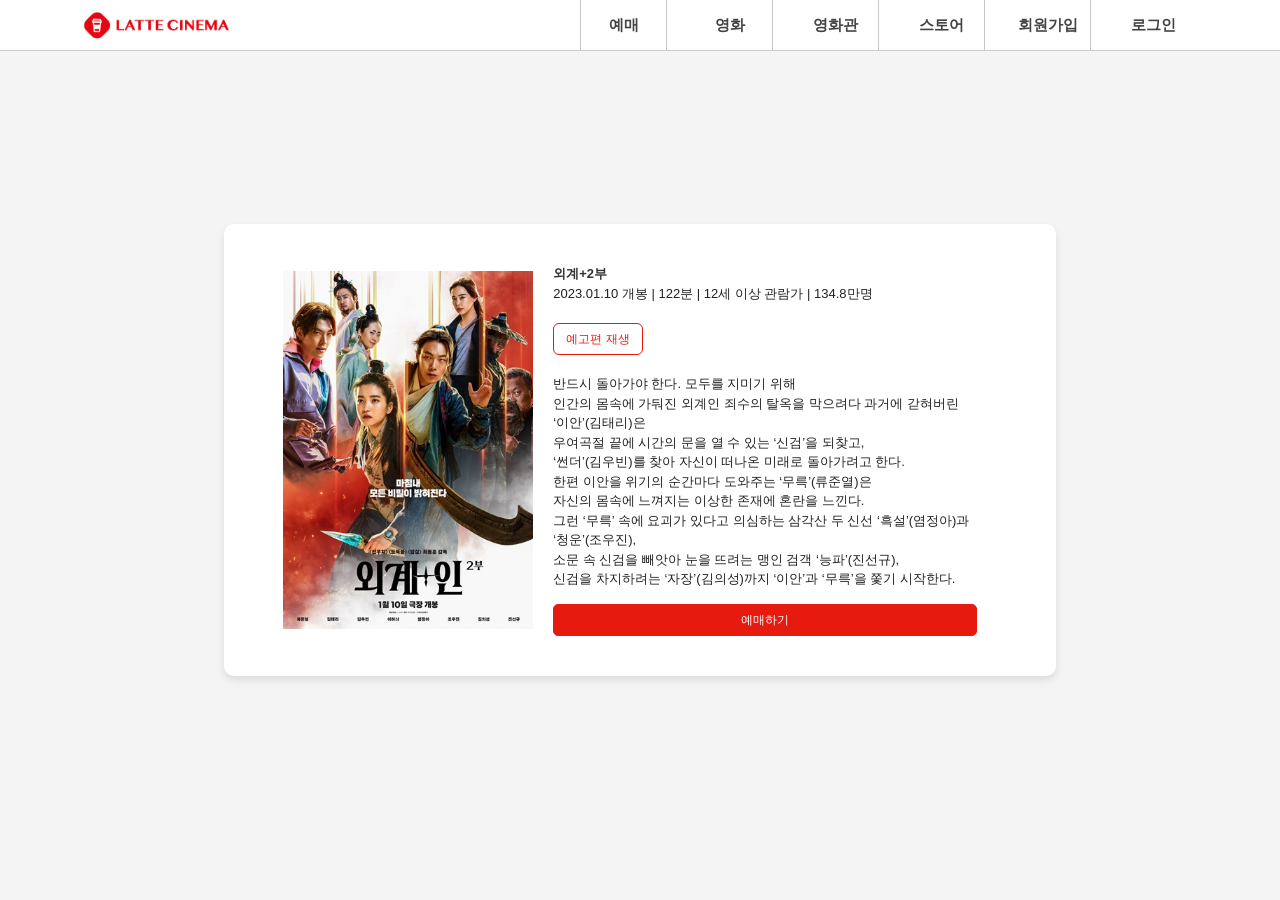
<file: movie3.html>
<!DOCTYPE html>
<html lang="en">
<head>
    <meta charset="UTF-8">
    <meta name="viewport" content="user-scalable=no, initial-scale=1.0, maximum-scale=1.0, minimum-scale=1.0, width=device-width">
    <meta http-equiv="X-UA-Compatible" content="ie=edge">
    <meta name="author" content="webstoryboy">
    <title>영화상세-라떼시네마</title>
    <link rel="icon" href="./assets/img/lattelogo.ico"/> 
    <link rel="Lattecinema-icon" href="./assets/img/lattelogo.ico"/> 
    <!-- css -->
    <link rel="stylesheet" href="assets/css/reset16.css">
    <link rel="stylesheet" href="assets/css/style16.css">
    <link rel="stylesheet" href="assets/css/swiper.css">
    <link rel="stylesheet" href="./css/movie2.css">
</head>
<body>
    <!-- 헤더 -->
    <header id="header">
        <div class="container">
            <div class="row">
                <div class="header clearfix">
                    <h1>
                        <a href="index.html">
                            <em><img src="assets/img/logo.png" alt="Lattecinema"></em>
                        </a>    
                    </h1>
                    <nav id="mNav">
                        <h2 class="ir_so">라뗴시네마 전체메뉴</h2>
                        <a href="#" class="ham"><span></span></a>
                    </nav>
                    <nav class="nav">
                        <ul class="clearfix">
                            <li><a href="#">예매</a></li>
                            <li><a href="#">영화</a></li>
                            <li><a href="#">영화관</a></li>
                            <li><a href="#">스토어</a></li>
                            <li><a href="#">회원가입</a></li>
                            <li><a href="#">로그인</a></li>
                        </ul>
                    </nav>    
                </div>
            </div>
        </div>
    </header>

    <div class="movie-details">
        <div class="container">
            <div class="poster-description">
                <img src="assets/img/poster02.jpg" alt="영화 포스터">
                <div class="details-text">
                    <h1>외계+2부</h1>
                    
                    <p>2023.01.10 개봉 | 122분 | 12세 이상 관람가 | 134.8만명</p>
                    <br>
                    <button class="trailer-btn">예고편 재생</button>
                    <br>
                    <br>
                    <p>반드시 돌아가야 한다. 모두를 지미기 위해</p>
                    <p>인간의 몸속에 가둬진 외계인 죄수의 탈옥을 막으려다 과거에 갇혀버린 ‘이안’(김태리)은</p>
                    <p>우여곡절 끝에 시간의 문을 열 수 있는 ‘신검’을 되찾고,</p>
                    <p>‘썬더’(김우빈)를 찾아 자신이 떠나온 미래로 돌아가려고 한다.</p>
                    <p>한편 이안을 위기의 순간마다 도와주는 ‘무륵’(류준열)은</p>
                    <p>자신의 몸속에 느껴지는 이상한 존재에 혼란을 느낀다.</p>
                    <p>그런 ‘무륵’ 속에 요괴가 있다고 의심하는 삼각산 두 신선 ‘흑설’(염정아)과 ‘청운’(조우진),</p>
                    <p>소문 속 신검을 빼앗아 눈을 뜨려는 맹인 검객 ‘능파’(진선규),</p>
                    <p>신검을 차지하려는 ‘자장’(김의성)까지 ‘이안’과 ‘무륵’을 쫓기 시작한다.</p>
                    <button class="book-btn">예매하기</button>
            </div>
        </div>
    </div>

    <script src="./js/movie2.js"></script>
</body>
</html>
</file>
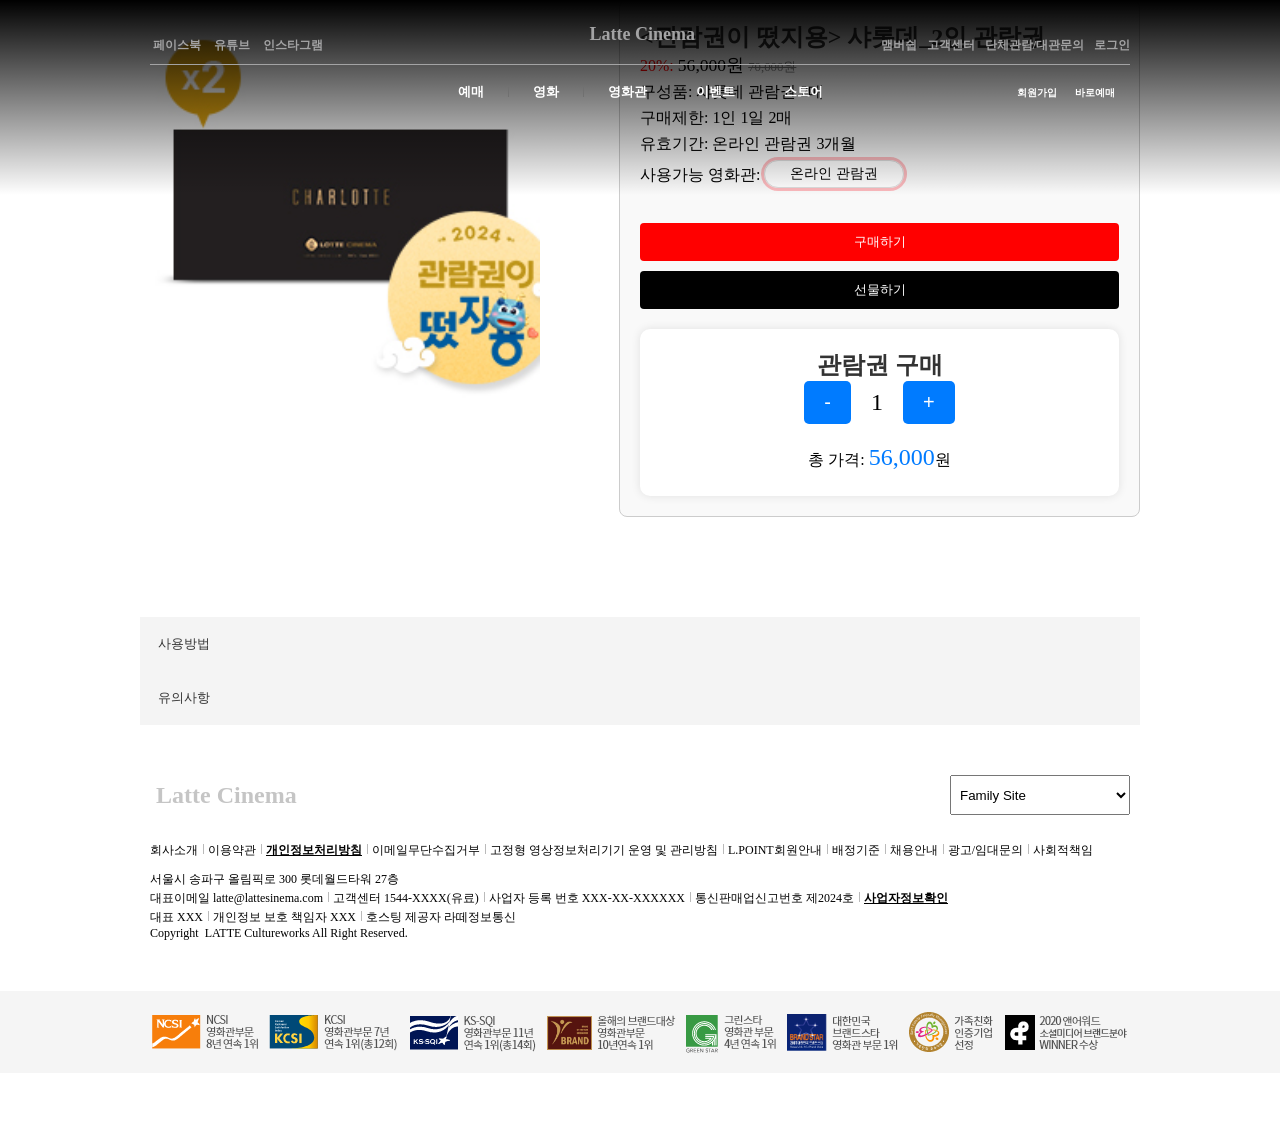
<file: payment.html>
<!DOCTYPE html>
<html lang="en">
<head>
  <meta charset="UTF-8">
  <meta name="viewport" content="width=device-width, initial-scale=1.0">
  <title>Movie Ticket Purchase Form</title>
  <link rel="stylesheet" href="css/payment.css">
  <link rel="stylesheet" href="css/index.css">
  <link rel="icon" href="./assets/img/lattelogo.ico"/> 
  <link rel="Lattecinema-icon" href="./assets/img/lattelogo.ico"/> 
</head>






<body>
  <header>
    <div id="header_container">
      <div id="header_top">
        <div class="header_list_box" id="header_top_grid01">
          <a href="#"><i class="fab fa-facebook"></i>&nbsp;페이스북</a>
          <a href="#"><i class="fab fa-youtube"></i>&nbsp;유튜브</a>
          <a href="#"><i class="fab fa-instagram"></i>&nbsp;인스타그램</a>
        </div>
        <div class="header_logo_box" id="header_top_grid02">
          <i class="fas fa-mug-hot fa-2xl"></i>
         <a href="index.html"> <h2>&nbsp;Latte Cinema</h2></a>
        </div>
        <div class="header_list_box" id="header_top_grid03">
          <a href="#">맴버쉽</a>
          <a href="#">고객센터</a>
          <a href="#">단체관람/대관문의</a>
          <a href="#">로그인</a>
        </div>
      </div>
      <div id="header_bot_back">
        <div id="header_bot">
          <div class="header_list_box" id="header_bot_grid02">
            <div class="header_menu_btn header_menu_bar">
              <a href="reservation.html">예매</a>
            </div>
            <div class="header_menu_btn header_menu_bar">
              <a href="movie.html">영화</a>
            </div>
            <div class="header_menu_btn header_menu_bar">
              <a href="theater.html">영화관</a>
            </div>
            <div class="header_menu_btn header_menu_bar">
              <a href="event.html">이벤트</a>
            </div>
            <div class="header_menu_btn">
              <a href="store.html">스토어</a>
            </div>
          </div>        
          <div class="header_list_box" id="header_bot_grid03">
            <a href="#"><i class="fas fa-user"></i>&nbsp;회원가입</a>
            <a href="#"><i class="fas fa-note-sticky"></i>&nbsp;바로예매</a>
            <a href="#"><i class="fas fa-bars fa-xl"></i></a>
          </div>
        </div>
      </div>
      <div id="header_bot_drop">
        <div id="drop_reservation" class="dropBox" style="display: none;">
          <a href="">예매하기</a>
          <a href="">상영시간표</a>
          <a href="">할인안내</a>
        </div>
        <div id="drop_movie" class="dropBox" style="display: none;">
          <div><a href="">홈</a></div>
          <a href="">현재상영작</a>
          <a href="">상영예정작</a>
          <a href="">아르떼</a>
          <a href="">국립극장</a>
        </div>
        <div id="drop_theater" class="dropBox" style="display: none;">
          <a href="">스페셜관</a>
          <a href="">서울</a>
          <a href="">경기/인천</a>
          <a href="">충청/대전</a>
          <a href="">전라/광주</a>
          <a href="">경북/대구</a>
          <a href="">경남/부산/울살</a>
          <a href="">강원</a>
          <a href="">제주</a>
        </div>
        <div id="drop_event" class="dropBox" style="display: none;">
          <a href="">홈</a>
          <a href="">영화</a>
          <a href="">시사회/무대인사</a>
          <a href="">HOT</a>
          <a href="">제휴할인</a>
          <a href="">우리동네영화관</a>
        </div>
        <div id="drop_store" class="dropBox" style="display: none;">
          <a href="">베스트</a>
          <a href="">관람권</a>
          <a href="">스낵음료</a>
          <a href="">포토카드</a>
        </div>
      </div>
      <div id="index_modal" style="display: none;">
        <div id="index_modal_top">
          <div id="index_modal_left">
            <table>
              <tbody>
                <tr class="text_line">
                  <th><span>예매</span></th>
                  <th><span>영화</span></th>
                  <th><span>영화관</span></th>
                  <th><span>스페셜관</span></th>
                  <th><span>스토어</span></th>
                  <th><span>멤버십</span></th>
                </tr>
                <tr>
                  <td>
                    <ul>
                      <li>예매하기</li>
                      <li>상영시간표</li>
                      <li>할인안내</li>
                    </ul>
                  </td>
                  <td>
                    <ul>
                      <li>홈</li>
                      <li>현재상역작</li>
                      <li>상영예정작</li>
                      <li>아르떼</li>
                      <li>국립극장</li>
                    </ul>
                  </td>
                  <td>
                    <ul>
                      <li>스페셜관</li>
                      <li>서울</li>
                      <li>경기/인천</li>
                      <li>충청/대전</li>
                      <li>전라/광주</li>
                      <li>경북/대구</li>
                      <li>경남/부산/울산</li>
                      <li>강원</li>
                      <li>제주</li>
                    </ul>
                  </td>
                  <td>
                    <ul>
                      <li>홈</li>
                      <li>샤롯데</li>
                      <li>수퍼플렉스</li>
                      <li>수퍼MX4D</li>
                      <li>수퍼 4D</li>
                      <li>수퍼 S</li>
                      <li>컬러리움</li>
                      <li>씨네컴포트</li>
                      <li>씨네패밀리</li>
                      <li>씨네커플</li>
                      <li>씨네비즈</li>
                    </ul>
                  </td>
                  <td>
                    <ul>
                      <li>베스트</li>
                      <li>포토카드</li>
                      <li>관람권</li>
                      <li>스낵음료</li>
                    </ul>
                  </td>
                  <td>
                    <ul>
                      <li>VIP</li>
                      <li>짝꿍클럽</li>
                      <li>틴틴클럽</li>
                      <li>브라보클럽</li>
                    </ul>
                  </td>
                </tr>
                <tr class="text_line">
                  <th><span>마이</span></th>
                  <th><span>고객센터</span></th>
                  <th><span>회원 서비스</span></th>
                  <th><span>이벤트</span></th>
                  <th><span>할인안내</span></th>
                  <th><span>회사소개</span></th>
                </tr>
                <tr>
                  <td>
                    <ul>
                      <li>FAQ</li>
                      <li>공지사항</li>
                      <li>1:1 문의</li>
                      <li>단체관람/대관문의</li>
                      <li>분실물문의</li>
                    </ul>
                  </td>
                  <td>
                    <ul>
                      <li>FAQ</li>
                      <li>공지사항</li>
                      <li>1:1 문의</li>
                      <li>단체관람/대관문의</li>
                      <li>분실물문의</li>
                    </ul>
                  </td>
                  <td>
                    <ul>
                      <li>로그인</li>
                      <li>회원가입</li>
                      <li>아이디/비밀번호찾기</li>
                      <li>이용약관</li>
                      <li>개인정보처리방침</li>
                      <li>이메일무단수집거부</li>
                      <li>고정형 영상정보처리기기 운영 및 관리방침</li>
                      <li>L.POINT회원안내</li>
                    </ul>
                  </td>
                  <td>
                    <ul>
                      <li>영화</li>
                      <li>시사회/무대인사</li>
                      <li>HOT</li>
                      <li>제휴할인</li>
                      <li>우리동네영화관</li>
                    </ul>
                  </td>
                  <td>
                    <ul>
                      <li>신용카드</li>
                      <li>포인트</li>
                      <li>틍신사</li>
                      <li>기타결제수단</li>
                    </ul>
                  </td>
                  <td>
                    <ul>
                      <li>회사소개</li>
                      <li>채용안내</li>
                      <li>광고/임대문의</li>
                      <li>사회적 책임</li>
                    </ul>
                  </td>
                </tr>
              </tbody>
            </table>
          </div>
          <div id="index_modal_right">
            <div id="index_modal_login">
              <a href="">로그인</a>
            </div>
            <div id="index_modal_signin">
              <p>로그인 하시고<br>다양한 혜택을 확인하세요요.</p>
              <a href="">회원가입</a>
            </div>
            <div><img src="image/index/index_modal_img02.png" alt=""></div>
          </div>
        </div>
        <div id="index_modal_bot">
          <img src="image/index/index_modal_img01.jpg" alt="">
        </div>
      <div id="index_modal_esc">
        <i class="fas fa-x fa-2xl"></i>
      </div>
      </div>
    </div>
    <div style="position: absolute;" class="mheader_container">
      <div class="mheader_top">
        <div class="mheader_logoBox"><img src="image/index/logo-removebg.png" alt=""></div>
        <div><a href="reservation.html"><i class="fas fa-ticket-simple fa-xl" style="color: white;"></i></a></div>
      </div>
      <nav class="mheader_bot">
        <ul class="mheader_menuBox">
          <ul>
            <!-- <i class="fas fa-mug-hot"></i> -->
          </ul>
          <ul class="mheader_menu_list">
            <li><a href="reservation.html">예매</a></li>
            <li class="mheader_v_bar"><a href="movie.html">영화</a></li>
            <li class="mheader_v_bar"><a href="theater.html">영화관</a></li>
            <li class="mheader_v_bar"><a href="event.html">이벤트</a></li>
            <li class="mheader_v_bar"><a href="store.html">스토어</a></li>
          </ul>
          <ul>
            <a href="reservation.html"><i class="fas fa-ticket-simple fa-xs"></i></a>
          </ul>
        </ul>
      </nav>
    </div>
  </header>






















  <div class="container"> 
    <div class="ticket">
      <img src="image/store_best1.jpg" alt="Movie Ticket">
    </div>
    <div class="package">
      <h2>&lt;관람권이 떴지용&gt; 샤롯데_2인 관람권</h2>
       <p class="discount">20%:
    <span class="original-price">56,000원</span>
    <span class="discounted-price">70,000원</span>
</p>
      <p>구성품: 샤롯데 관람권 2매</p>
    <p>구매제한: 1인 1일 2매</p>
      <p>유효기간: 온라인 관람권 3개월</p>
      <p>사용가능 영화관: 
<button id="online_ticket">온라인 관람권


</button>

      </p>
      
      <form id="ticketForm">


      
        
        
        
        
        
        
        
        <button type="submit" id="submit">구매하기</button>



          <button type="submit" id="gift">선물하기</button>
        
         






      </form>

      <div id="ticket-container">
        <h2>관람권 구매</h2>
        <div id="ticket-counter">
          <button id="decrease-btn">-</button>
          <span id="ticket-count">1</span>
          <button id="increase-btn">+</button>
        </div>
        <p>총 가격: <span id="total-price">56,000</span>원</p>
      </div>
     
    </div>











    
    



    
  </div>

  <div class="usage-caution">
  
  
    <!-- 첫 번째 아코디언 -->
    <button class="accordion">사용방법</button>
    <div class="panel">


      <h5 class="sec_tit">사용방법</h5>
      <p><p><font face="맑은 고딕"><font face="맑은 고딕">- 구성 : <font style="BACKGROUND-COLOR: #ffff80">샤롯데 영화관람권 2매</font></font></font><font face="맑은 고딕">&nbsp;(롯데시네마 회원&nbsp;ID당 1일 2회 구매 가능) </font></p><br><p><font face="맑은 고딕">- 유효기간 :&nbsp;구매일로부터 3개월(관람일 기준), 유효기간 내 사용가능 </font></p><br><p><font face="맑은 고딕">- 영화관람권은 <font color="#ff0000">2D 일반영화_샤롯데관에만 적용 가능(샤롯데프라이빗 제외)</font>/ 영화관람권은 L.point적립 불가,&nbsp;<font face="맑은 고딕">관람권 사용 시 VIP 승급금액은 관람권 판매금액으로 반영</font></font></p><br><p><font face="맑은 고딕">- 상품 확인은 마이시네마 &gt; 나의 쿠폰함에서 가능,&nbsp;</font><font face="맑은 고딕">영화관람권은 롯데시네마 홈페이지, 모바일 웹/앱에서 사용가능</font></p></p>











      
    </div>
    
    <!-- 두 번째 아코디언 -->
    <button class="accordion">유의사항</button>
    <div class="panel">
      <h5 class="sec_tit">유의사항</h5>
      <ul class="list_txt"><p><font face="나눔고딕"><br><p><font face="맑은 고딕">- 롯시몰 상품의 취소기한은 구매일로부터 70일 입니다.</font></p><br><p><font face="맑은 고딕">- 구매취소는 취소기한 내 마이시네마 &gt; 예매/구매내역에서만 가능합니다.(현장취소 불가)</font></p><br><p><font face="맑은 고딕">- 구매하신 상품은 부분환불 및 현금환불이 되지 않습니다. </font></p><br><p><font face="맑은 고딕">- 패키지 상품 중 1장이라도 사용한 경우 환불이 불가합니다.</font></p></font></p></ul>



    </div>
   
  </div>


  <footer>
    <div id="index_footer">
      <div id="footer_title">
        <div id="footer_logo_box">
          <i class="fas fa-mug-hot fa-2xl"></i><h2>&nbsp;Latte Cinema</h2>
        </div>
        <select name="Family Site" id="index_footer_select">
          <option value="Family Site">Family Site</option>
        </select>
      </div>
      <div id="footer_menu">
        <span class="footer_v_bar">회사소개</span>
        <span class="footer_v_bar">이용약관</span>
        <span class="footer_v_bar text_line"><strong>개인정보처리방침</strong></span>
        <span class="footer_v_bar">이메일무단수집거부</span>
        <span class="footer_v_bar">고정형 영상정보처리기기 운영 및 관리방침</span>
        <span class="footer_v_bar">L.POINT회원안내</span>
        <span class="footer_v_bar">배정기준</span>
        <span class="footer_v_bar">채용안내</span>
        <span class="footer_v_bar">광고/임대문의</span>
        <span>사회적책임</span>
      </div>
      <span>서울시 송파구 올림픽로 300 롯데월드타워 27층</span>
      <div>
        <span class="footer_v_bar">대표이메일 latte@lattesinema.com</span>
        <span class="footer_v_bar">고객센터 1544-XXXX(유료)</span>
        <span class="footer_v_bar">사업자 등록 번호 XXX-XX-XXXXXX</span>
        <span class="footer_v_bar">통신판매업신고번호 제2024호</span>
        <span class="text_line"><strong>사업자정보확인<br></strong></span>
        <span class="footer_v_bar">대표 XXX</span>
        <span class="footer_v_bar">개인정보 보호 책임자 XXX</span>
        <span>호스팅 제공자 라떼정보통신</span>
      </div>
      <p>Copyright&nbsp;<i class="fas fa-copyright"></i>&nbsp;LATTE Cultureworks All Right Reserved.</p>
    </div>
    <div id="index_footer_cardBox">
      <img src="image/index/index_footer_award01.png" alt="#">
      <img src="image/index/index_footer_award02.png" alt="#">
      <img src="image/index/index_footer_award03.png" alt="#">
      <img src="image/index/index_footer_award04.png" alt="#">
      <img src="image/index/index_footer_award05.png" alt="#">
      <img src="image/index/index_footer_award06.png" alt="#">
      <img src="image/index/index_footer_award07.png" alt="#">
      <img src="image/index/index_footer_award08.png" alt="#">
    </div>
  
    <div class="mfooter">
      <div class="mfooter_title">
        <span><strong>롯데컬쳐웍스(주)&nbsp;</strong></span><i class="fas fa-angle-down"></i>
      </div>
      <div class="mfooter_info">
        <span>대표이사 XXX<br></span>
        <span>부산광역시 남구 용소로 45 부경대학교 대연캠퍼스<br></span>
        <span>대표이메일 latte@lattesinema.com<br></span>
        <span>고색센터 1544-XXXX<br></span>
        <span>사업자 등록번호 XXX-XX-XXXXXX<br></span>
        <span>통신판매업신고번호 제1184호 사업자정보확인<br></span>
        <span>개인정보 보호 책임자 XXX<br></span>
        <span>호스팅 제공자 라떼정보통신<br></span>
      </div>
      <ul class="mfooter_bot">
        <li class="footer_v_bar">이용약관</li>
        <li class="footer_v_bar"><strong>개인정보처리방침</strong></li>
        <li>고객센터</li>
      </ul>
  
    </div>
  </footer>
 











<script src="js/index.js"></script>
<script src="js/payment.js"></script>
</body>
</html>
</file>
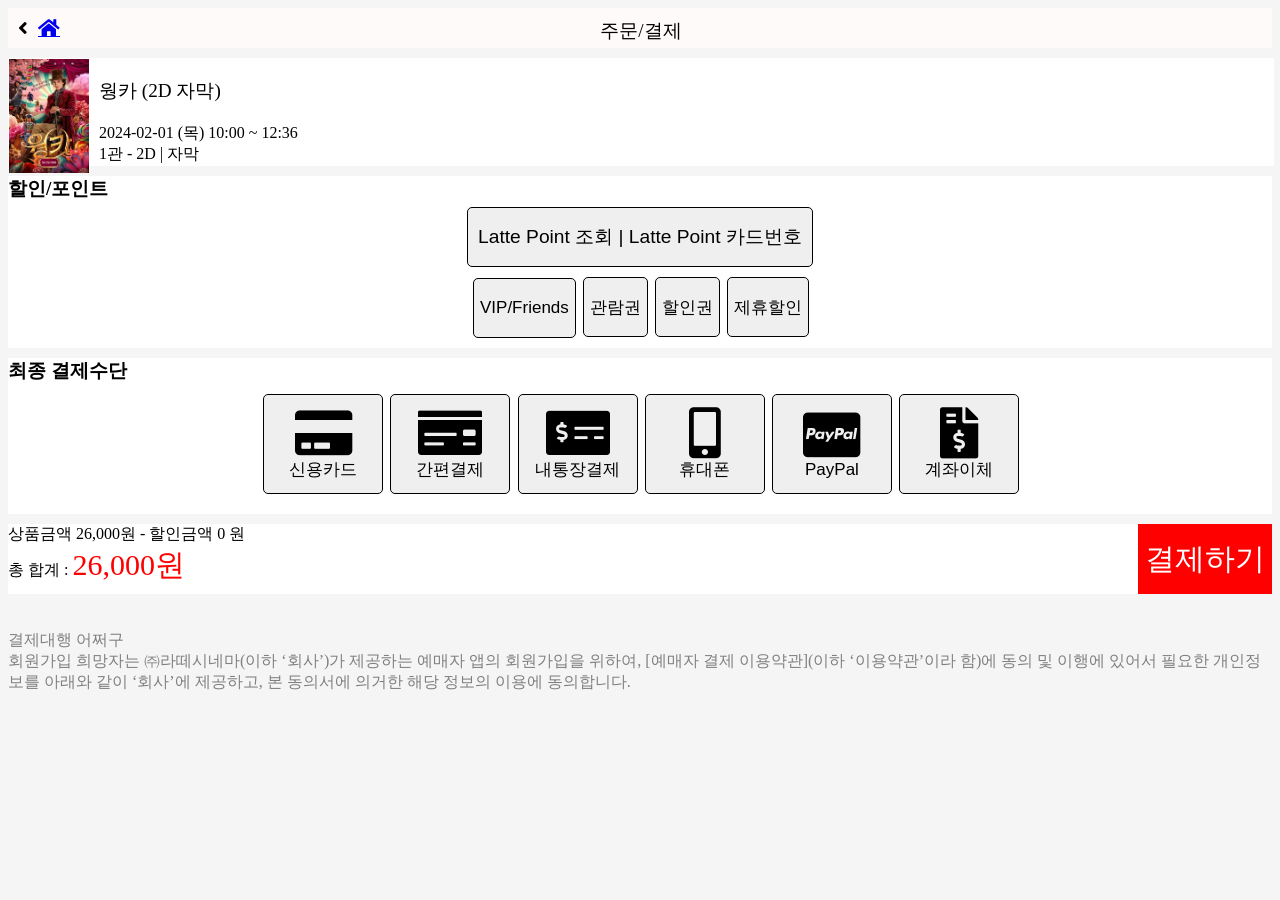
<file: reserv_payment.html>
<!DOCTYPE html>
<html lang="en">
<head>
    <meta charset="UTF-8">
    <meta name="viewport" content="width=device-width, initial-scale=1.0">
    <link rel="icon" href="./assets/img/lattelogo.ico"/> 
    <link rel="Lattecinema-icon" href="./assets/img/lattelogo.ico"/> 
    <title>예매-라떼시네마</title>
    <link rel="stylesheet" href="./css/reserv_payment.css">
    <link
    rel="stylesheet"
    href="https://cdnjs.cloudflare.com/ajax/libs/font-awesome/5.8.2/css/all.min.css"/>
</head>
<body>
    <div class="header">
        <a id="back_btn" class="fas fa-angle-left fa-x"></a>
        <a href="./index.html" class="fas fa-home"></a>
        <span style="margin-right: 50px;">주문/결제</span>
        
    </div>
    <div class="movie_info">
        <img src="./image/movie-poster/movie_poster0.jpg" alt="">
        <p>웡카 (2D 자막)</p>
        <span>2024-02-01 (목) 10:00 ~ 12:36
            <br>1관 - 2D | 자막
        </span>
    </div>
    
    <div class="box">
        <div class="sub-header">할인/포인트 </div>
        <div class="discount">
            <button>Latte Point 조회 | Latte Point 카드번호</button>
            <div class="mini_btn">
                <button>VIP/Friends</button>
                <button>관람권</button>
                <button>할인권</button>
                <button>제휴할인</button>
            </div>
        </div>
    </div>

    <div class="box">
        <div class="sub-header">최종 결제수단 </div>
        <div class="discount">
            <div class="icon_btn">
                <button class="icon"><i class="fas fa-credit-card fa-3x"></i><br>신용카드</button>
                <button class="icon"><i class="fas fa-money-check fa-3x"></i><br>간편결제</button>
                <button><i class="fas fa-money-check-alt fa-3x"></i><br>내통장결제</button>
                <button><i class="fas fa-mobile-alt fa-3x"></i><br>휴대폰</button>
                <button><i class="fab fa-cc-paypal fa-3x"></i><br>PayPal</button>
                <button><i class="fas fa-file-invoice-dollar fa-3x"></i><br>계좌이체</button>
            </div>
        </div>
    </div>

    <div class="paybox box">
        <div style="float: left;">
            <span>상품금액 26,000원 - 할인금액 0 원 <BR></span>
            <span>총 합계 :</span> <span style="font-size: 30px; color: red;">26,000원</span>
        </div>
        <button onclick="location.href='reservation_fin.html'" id="pay_btn">결제하기</button>
    </div>
    <footer>
        <BR></BR>
        결제대행 어쩌구
        <br>
        회원가입 희망자는 ㈜라떼시네마(이하 ‘회사’)가 제공하는 예매자 앱의 회원가입을 위하여, [예매자 결제 이용약관](이하 ‘이용약관’이라 함)에 동의 및 이행에 있어서 필요한 개인정보를 아래와 같이 ‘회사’에 제공하고, 본 동의서에 의거한 해당 정보의 이용에 동의합니다.
    </footer>    
    <script src="js/reserv_payment.js"></script>
</body>
</html>
</file>
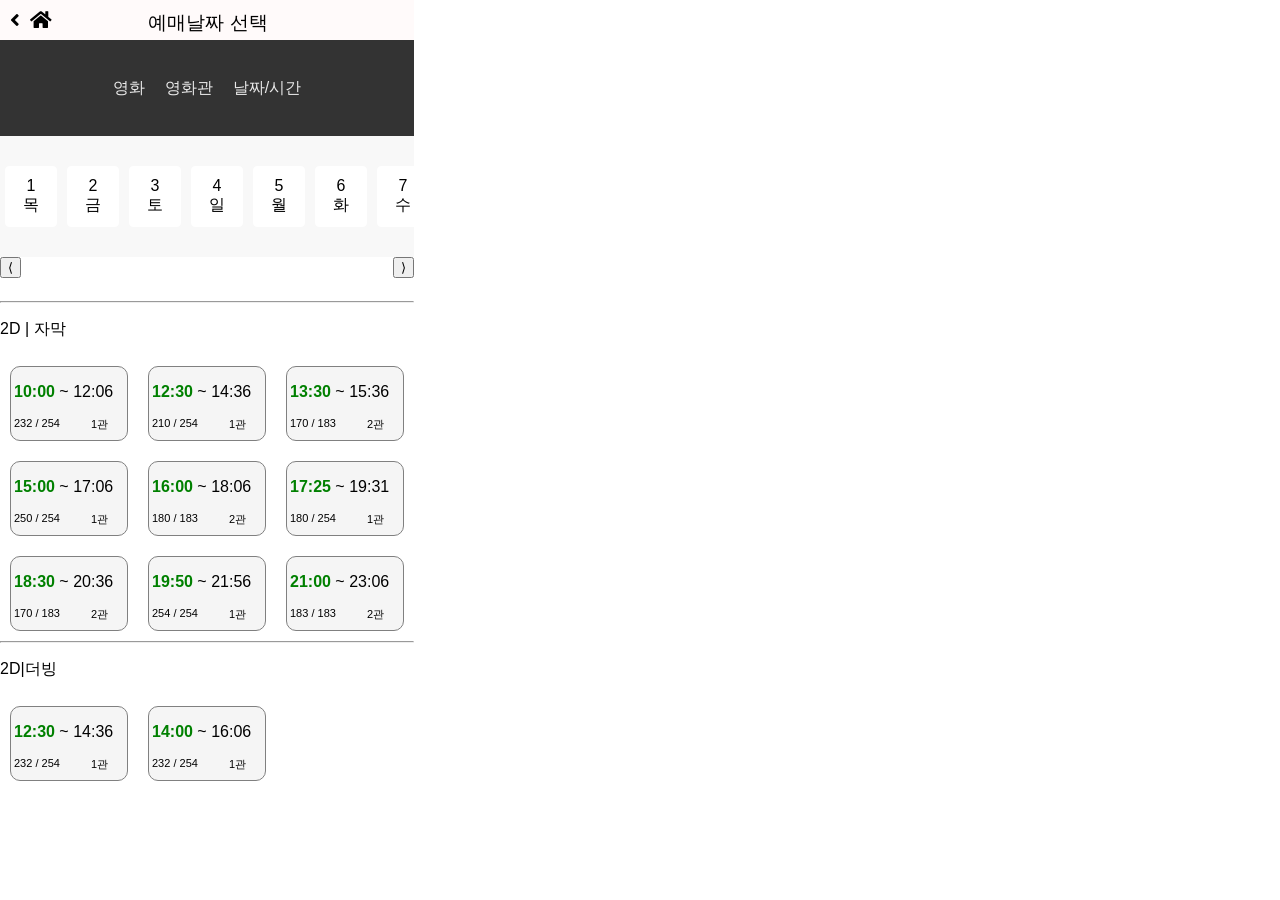
<file: reservation-date.html>
<!DOCTYPE html>
<html lang="en">
<head>
    <meta charset="UTF-8">
    <meta name="viewport" content="width=device-width, initial-scale=1.0">
    <link rel="icon" href="./assets/img/lattelogo.ico"/> 
    <link rel="Lattecinema-icon" href="./assets/img/lattelogo.ico"/> 
    <title>예매-라떼시네마</title>
    <link rel="stylesheet" href="./css/reservation-date.css">
    <link
    rel="stylesheet"
    href="https://cdnjs.cloudflare.com/ajax/libs/font-awesome/5.8.2/css/all.min.css"/>
</head>
<body>
    <div class="header">
        <a id="back_btn" class="fas fa-angle-left fa-x"></a>
        <a href="./index.html" class="fas fa-home"></a>
        <span style="margin-right: 50px;">예매날짜 선택</span>
    </div>
    <nav class="navbar">
        <div class="navbar_menu">
            <div><a style="color: #e9e9e9;" href="./reservation.html" id="reserv-movie">영화</a></div>
            <div><a style="color: #e9e9e9;" href="./reservation-theater.html" id="reserv-theater">영화관</a></div>
            <div><a style="color: #e9e9e9;" href="./reservation-date.html" id="reserv-datentime">날짜/시간</a></div>
        </div>
    </nav>
        <div class="date_list">
            <div class="date">
                <div class="date_num">1</div>
                <div>목</div>
            </div>
            <div class="date">
                <div class="date_num">2</div>
                <div>금</div>
            </div>
            <div class="date">
                <div class="date_num">3</div>
                <div>토</div>
            </div>
            <div class="date">
                <div class="date_num">4</div>
                <div>일</div>
            </div>
            <div class="date">
                <div class="date_num">5</div>
                <div>월</div>
            </div>
            <div class="date">
                <div class="date_num">6</div>
                <div>화</div>
            </div>
            <div class="date">
                <div class="date_num">7</div>
                <div>수</div>
            </div>
            <div class="date">
                <div class="date_num">8</div>
                <div>목</div>
            </div>
            <div class="date">
                <div class="date_num">9</div>
                <div>금</div>
            </div>
            <div class="date">
                <div class="date_num">10</div>
                <div>토</div>
            </div>
            <div class="date">
                <div class="date_num">11</div>
                <div>일</div>
            </div>
            <div class="date">
                <div class="date_num">12</div>
                <div>월</div>
            </div>
        </div>
        <div class="move_btn">
            <button id="left_move">&lang;</button>
            <button id="right_move">&rang;</button>
        </div class="move_btn">
    <br>
    <br>
    <hr>
    <div class="time_cardset">
        <p>2D | 자막 </p>
        <div class="time_card">
            <div class="running_time">
                <p><span class="start_time">10:00</span> ~ 12:06</p>
                <p class="seats">232 / 254 <t>1관</t></p>
                <!-- js로 넣기 -->
            </div>
        </div>
        <div class="time_card">
            <div class="running_time">
                <p><span class="start_time">12:30</span> ~ 14:36</p>
                <p class="seats">210 / 254 <t>1관</t></p>
                <!-- js로 넣기 -->
            </div>
        </div>
        <div class="time_card">
            <div class="running_time">
                <p><span class="start_time">13:30</span> ~ 15:36</p>
                <p class="seats">170 / 183 <t>2관</t></p>
                <!-- js로 넣기 -->
            </div>
        </div>
        <div class="time_card">
            <div class="running_time">
                <p><span class="start_time">15:00</span> ~ 17:06</p>
                <p class="seats">250 / 254 <t>1관</t></p>
                <!-- js로 넣기 -->
            </div>
        </div>
        <div class="time_card">
            <div class="running_time">
                <p><span class="start_time">16:00</span> ~ 18:06</p>
                <p class="seats">180 / 183 <t>2관</t></p>
                <!-- js로 넣기 -->
            </div>
        </div>
        <div class="time_card">
            <div class="running_time">
                <p><span class="start_time">17:25</span> ~ 19:31</p>
                <p class="seats">180 / 254 <t>1관</t></p>
                <!-- js로 넣기 -->
            </div>
        </div>
        <div class="time_card">
            <div class="running_time">
                <p><span class="start_time">18:30</span> ~ 20:36</p>
                <p class="seats">170 / 183 <t>2관</t></p>
                <!-- js로 넣기 -->
            </div>
        </div>
        <div class="time_card">
            <div class="running_time">
                <p><span class="start_time">19:50</span> ~ 21:56</p>
                <p class="seats">254 / 254 <t>1관</t></p>
                <!-- js로 넣기 -->
            </div>
        </div>
        <div class="time_card">
            <div class="running_time">
                <p><span class="start_time">21:00</span> ~ 23:06</p>
                <p class="seats">183 / 183 <t>2관</t></p>
    
            </div>
        </div>
        <br>
        <hr>
        <p>2D|더빙</p>
        <div class="time_card">
            <div class="running_time">
                <p><span class="start_time">12:30</span> ~ 14:36</p>
                <p class="seats">232 / 254 <t>1관</t></p>
            </div>
        </div>
        <div class="time_card">
            <div class="running_time">
                <p><span class="start_time">14:00</span> ~ 16:06</p>
                <p class="seats">232 / 254 <t>1관</t></p>
                <!-- js로 넣기 -->
            </div>
        </div>
    </div>
    <div id="seat_announce">
        <img width="50px"  src="./image/movie-poster/movie_poster1.jpg" alt="">
        <p>웡카 (2D/자막)<br>24.02.02(금) 10:00 ~ 13:00(126분)</p>
        <img src="./image/reservation-seat.png" alt="">
        <div class="buttons">
            <button id="close">닫기</button>
            <button onclick="location.href='./seatnpeople.html'" id="seat_select">인원/좌석 선택</button>
        </div>
    </div>

    <script src="./js/reservation-date.js"></script>
</body>
</html>
</file>
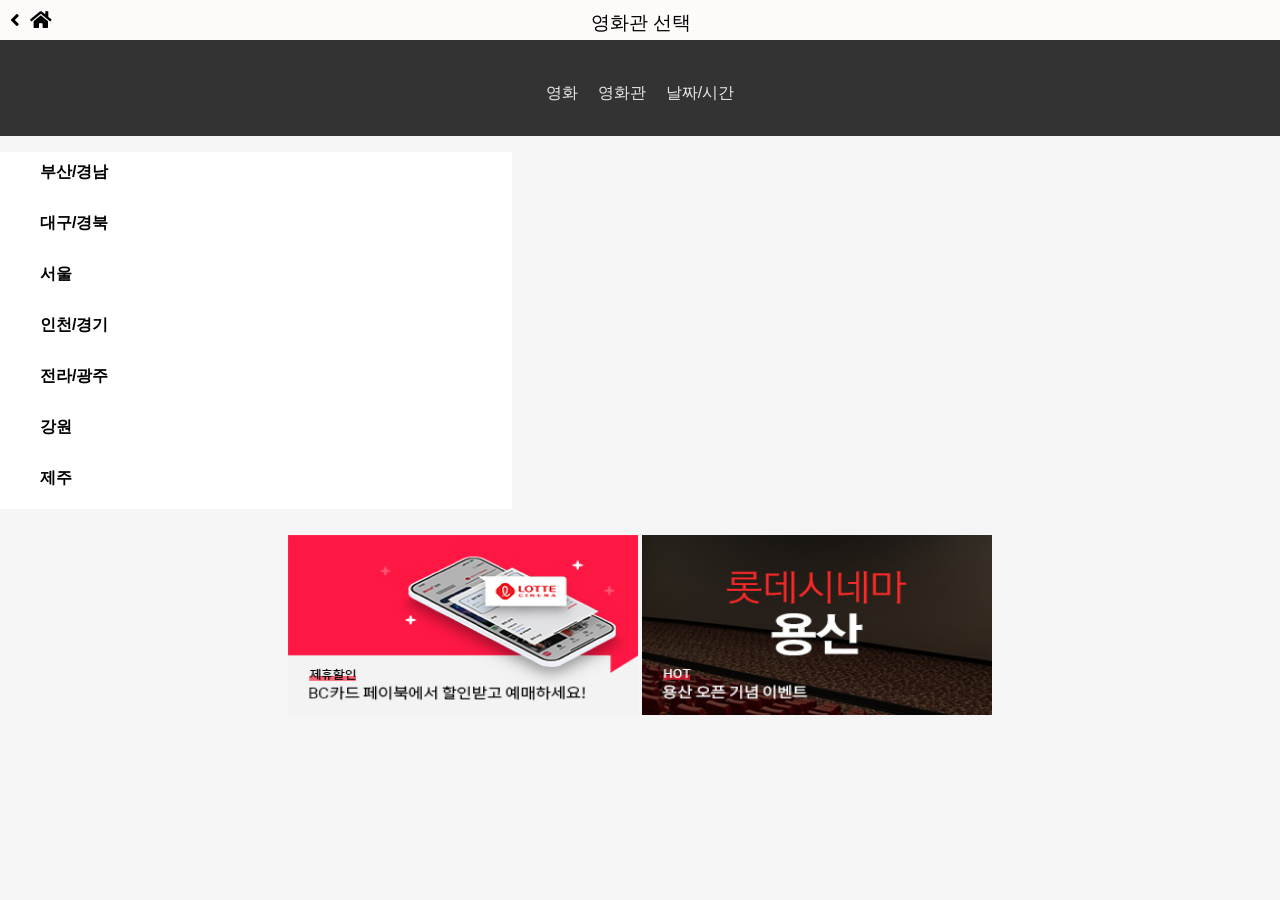
<file: reservation-theater.html>
<!DOCTYPE html>
<html lang="en">

<head>
    <meta charset="UTF-8">
    <meta name="viewport" content="width=device-width, initial-scale=1.0">
    <link rel="icon" href="./assets/img/lattelogo.ico"/> 
    <link rel="Lattecinema-icon" href="./assets/img/lattelogo.ico"/> 
    <title>예매-라떼시네마</title>
    <link rel="stylesheet" href="./css/reservation-theater.css">
    <link
    rel="stylesheet"
    href="https://cdnjs.cloudflare.com/ajax/libs/font-awesome/5.8.2/css/all.min.css"/>
</head>

<body>
    <div class="header">
        <a id="back_btn" class="fas fa-angle-left fa-x"></a>
        <a href="./index.html" class="fas fa-home"></a>
        <span style="margin-right: 50px;">영화관 선택</span>
    </div>
    <nav class="navbar">
        <div class="navbar_menu">
            <div><a style="color: #e9e9e9;" href="./reservation.html" id="reserv-movie">영화</a></div>
            <div><a style="color: #e9e9e9;" href="./reservation-theater.html" id="reserv-theater">영화관</a></div>
            <div><a style="color: #e9e9e9;" href="./reservation-date.html" id="reserv-datentime">날짜/시간</a></div>
        </div>
    </nav>
    <aside class="side-bar">
        <section class="side-bar__icon-box">
            <section class="side-bar__icon-1">
                <div></div>
                <div></div>
                <div></div>
            </section>
        </section>
        <ul>
            <li>
                <a href="#"> 부산/경남</a>
                <ul>
                    <li class="final_select"><a href="#">아시아드</a></li>
                    <li class="final_select"><a href="#">동래</a></li>
                    <li class="final_select"><a href="#">경성대/부경대</a></li>
                    <li class="final_select"><a href="#">센텀시티</a></li>
                </ul>
            </li>
            <li>
                <a href="#">대구/경북</a>
                <ul>
                    <li class="final_select"><a href="#">동성로</a></li>
                    <li class="final_select"><a href="#">구미공단</a></li>
                    <li class="final_select"><a href="#">경주</a></li>
                    <li class="final_select"><a href="#">상인</a></li>
                </ul>
            </li>
            <li>
                <a href="#">서울</a>
                <ul>
                    <li class="final_select"><a href="#">건대입구</a></li>
                    <li class="final_select"><a href="#">노원</a></li>
                    <li class="final_select"><a href="#">강동</a></li>
                    <li class="final_select"><a href="#">영등포</a></li>
                </ul>
            </li>
            <li>
                <a href="#">인천/경기</a>
                <ul>
                    <li class="final_select"><a href="#">부평</a></li>
                    <li class="final_select"><a href="#">부천</a></li>
                    <li class="final_select"><a href="#">광명아울렛</a></li>
                    <li class="final_select"><a href="#">구리아울렛</a></li>
                </ul>
            </li>
            <li>
                <a href="#">전라/광주</a>
                <ul>
                    <li class="final_select"><a href="#">광주(백화점)</a></li>
                    <li class="final_select"><a href="#">광주광산</a></li>
                    <li class="final_select"><a href="#">군산나운</a></li>
                    <li class="final_select"><a href="#">전주(백화점)</a></li>
                </ul>
            </li>
            <li>
                <a href="#">강원</a>
                <ul>
                    <li class="final_select"><a href="#">남원주</a></li>
                    <li class="final_select"><a href="#">동해</a></li>
                    <li class="final_select"><a href="#">원주무실</a></li>
                    <li class="final_select"><a href="#">춘천</a></li>
                </ul>
            </li>
            <li>
                <a href="#">제주</a>
                <ul>
                    <li class="final_select"><a href="#">서귀포</a></li>
                    <li class="final_select"><a href="#">제주아라</a></li>
                    <li class="final_select"><a href="#">제주연동</a></li>
                </ul>
            </li>
        </ul>
    </aside>
    <button onclick="location.href='reservation-date.html'" class="next_btn">다음으로</button>
    
<div class="banner">
        <img src="./image/movie-poster/reservation_banner_01.jpg" alt="">
        <img src="./image/movie-poster/reservation_banner_02.jpg" alt="">
</div>
    <script src="./js/reservation-theater.js"></script>
</body>

</html>
</file>
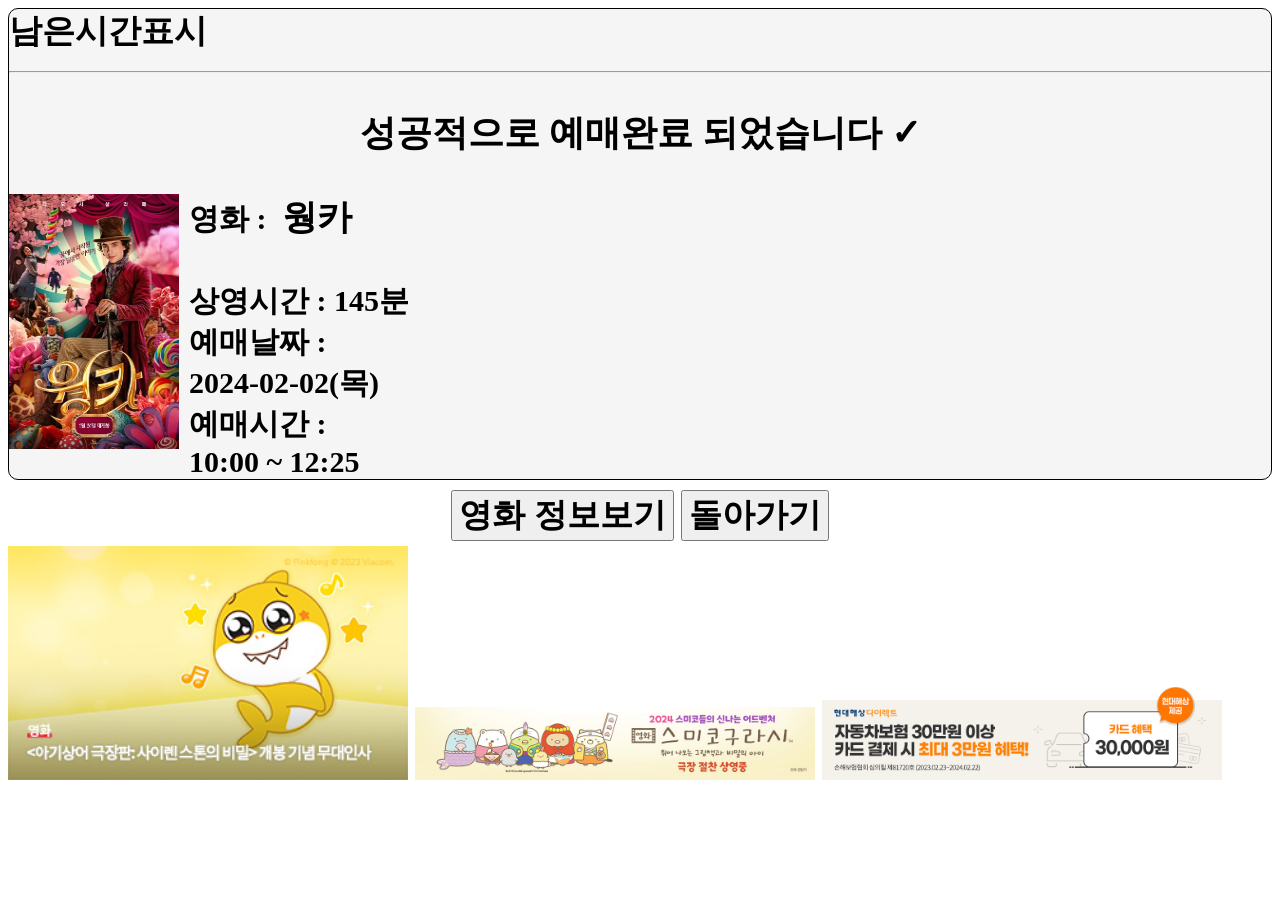
<file: reservation_fin.html>
<!DOCTYPE html>
<html lang="en">

<head>
    <meta charset="UTF-8">
    <meta name="viewport" content="width=device-width, initial-scale=1.0">
    <link rel="icon" href="./assets/img/lattelogo.ico"/> 
    <link rel="Lattecinema-icon" href="./assets/img/lattelogo.ico"/> 
    <title>예매-라떼시네마</title>
    <link rel="stylesheet" href="./css/reservation_fin.css">
</head>
<body>
    <div class="finish_box">
        <div class="remain_t">남은시간표시</div>
        <hr>
        <h3 style="text-align: center; font-size: 36px;">성공적으로 예매완료 되었습니다 &check;</h3>
        <img src="./image/movie-poster/movie_poster0.jpg" alt="">
<div class="reserve_info">
            <span>영화  :&nbsp;&nbsp;</span><span style="font-size: 35px;">웡카<br><br></span>
            <span>상영시간 : 145분 <br></span>
            <span>예매날짜 :<br> 2024-02-02(목)<br></span>
            <span>예매시간 :<br> 10:00 ~ 12:25</span>
</div>
    </div>
<div class="button1">
        <button onclick="location.href='./영화정보'">영화 정보보기</button>
        <button onclick="location.href='./index.html'">돌아가기</button>
</div>
<div class="banners">

<img src="./image/index/index_ts01.jpg" alt="">
<img src="./image/index/index_ad01.jpg" alt="">
<img src="./image/index/index_ad02.png" alt="">
</div>
    <script src="./js/reservation_fin.js"></script>
</body>

</html>
</file>
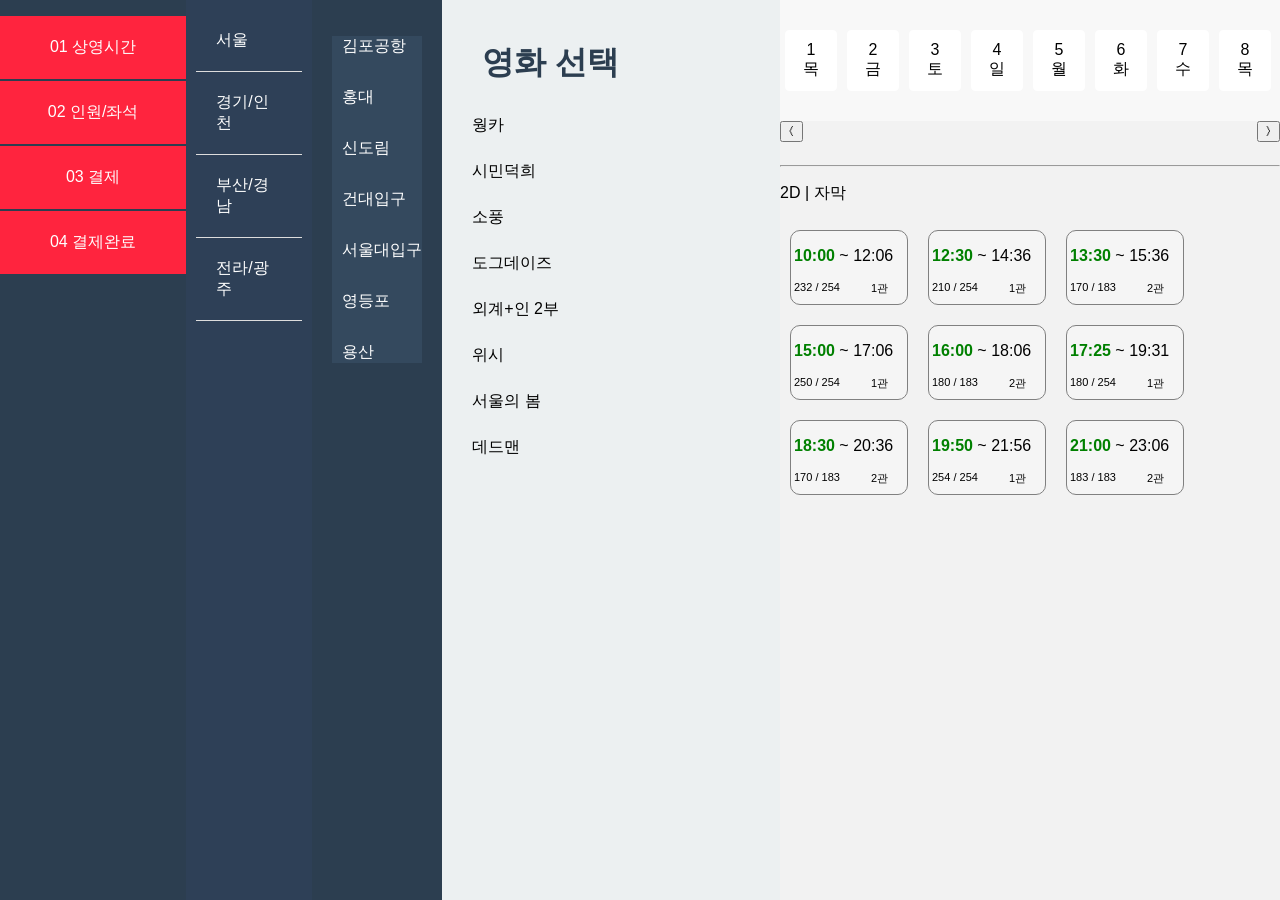
<file: reservationpc.html>
<!DOCTYPE html>
<html lang="ko">

<head>
    <meta charset="UTF-8">
    <meta name="viewport" content="width=device-width, initial-scale=1.0">
    <link rel="icon" href="./assets/img/lattelogo.ico"/> 
    <link rel="Lattecinema-icon" href="./assets/img/lattelogo.ico"/> 
    <title>예매-라떼시네마</title>
    <link rel="stylesheet" href="./css/reservationpc.css">
    <link rel="stylesheet" href="./css/reservation-date.css">
</head>

<body>
    <div class="inner_contents">
        <div class="container">
            <nav class="navigation">
                <ul>
                    <li class="nav-item" style="background-color: rgb(255, 36, 62);">01 상영시간</li>
                    <li class="nav-item">02 인원/좌석</li>
                    <li class="nav-item">03 결제</li>
                    <li class="nav-item">04 결제완료</li>
                </ul>
            </nav>

            <aside class="sidebar">
                <div class="sidebar-left">
                    <ul>
                        <li class="region" onclick="showSubRegion('seoul')">서울</li>
                        <li class="region" onclick="showSubRegion('gyeonggi')">경기/인천</li>
                        <li class="region" onclick="showSubRegion('Busan')">부산/경남</li>
                        <li class="region" onclick="showSubRegion('gwanju')">전라/광주</li>
                    </ul>
                </div>
                <div class="sidebar-right">
                    <ul id="seoul" class="sub-region">
                        <li>김포공항</li>
                        <li>홍대</li>
                        <li>신도림</li>
                        <li>건대입구</li>
                        <li>서울대입구</li>
                        <li>영등포</li>
                        <li>용산</li>
                    </ul>
                    <ul id="gyeonggi" class="sub-region" style="display: none;">
                        <li>라페스타</li>
                        <li>동탄</li>
                        <li>광명</li>
                        <li>광주터미널</li>
                        <li>부천역</li>
                        <li>서수원</li>
                        <li>안성</li>
                    </ul>
                    <ul id="Busan" class="sub-region" style="display: none;">
                        <li>센텀시티</li>
                        <li>동래</li>
                        <li>동부산아울렛</li>
                        <li>부산본점</li>
                        <li>서면</li>
                        <li>울산</li>
                        <li>진주혁신</li>
                    </ul>
                    <ul id="gwanju" class="sub-region" style="display: none;">
                        <li>광주</li>
                        <li>광주광산</li>
                        <li>군산나운</li>
                        <li>군산몰</li>
                        <li>수완(아울렛)</li>
                        <li>전주평화</li>
                    </ul>
                </div>
            </aside>

            <div class="main-content">
                <h1>영화 선택</h1>
                <ul class="movie-list">
                    <li>웡카</li>
                    <li>시민덕희</li>
                    <li>소풍</li>
                    <li>도그데이즈</li>
                    <li>외계+인 2부</li>
                    <li>위시</li>
                    <li>서울의 봄</li>
                    <li>데드맨</li>
                </ul>
            </div>

            <div class="calendar-section">
                <div style="width: 500px;" class="date_list">
                    <div class="date">
                        <div class="date_num">1</div>
                        <div>목</div>
                    </div>
                    <div class="date">
                        <div class="date_num">2</div>
                        <div>금</div>
                    </div>
                    <div class="date">
                        <div class="date_num">3</div>
                        <div>토</div>
                    </div>
                    <div class="date">
                        <div class="date_num">4</div>
                        <div>일</div>
                    </div>
                    <div class="date">
                        <div class="date_num">5</div>
                        <div>월</div>
                    </div>
                    <div class="date">
                        <div class="date_num">6</div>
                        <div>화</div>
                    </div>
                    <div class="date">
                        <div class="date_num">7</div>
                        <div>수</div>
                    </div>
                    <div class="date">
                        <div class="date_num">8</div>
                        <div>목</div>
                    </div>
                    <div class="date">
                        <div class="date_num">9</div>
                        <div>금</div>
                    </div>
                    <div class="date">
                        <div class="date_num">10</div>
                        <div>토</div>
                    </div>
                    <div class="date">
                        <div class="date_num">11</div>
                        <div>일</div>
                    </div>
                    <div class="date">
                        <div class="date_num">12</div>
                        <div>월</div>
                    </div>
                    <div class="date">
                        <div class="date_num">13</div>
                        <div>화</div>
                    </div>
                    <div class="date">
                        <div class="date_num">14</div>
                        <div>수</div>
                    </div>
                    <div class="date">
                        <div class="date_num">15</div>
                        <div>목</div>
                    </div>
                    <div class="date">
                        <div class="date_num">16</div>
                        <div>금</div>
                    </div>
                    <div class="date">
                        <div class="date_num">17</div>
                        <div>토</div>
                    </div>
                </div>
                <div class="move_btn">
                    <button id="left_move">&lang;</button>
                    <button id="right_move">&rang;</button>
                </div class="move_btn">
                <br>
                <br>
                <hr>
                <div class="time_cardset">
                    <p>2D | 자막 </p>
                    <div class="time_card">
                        <div class="running_time">
                            <p><span class="start_time">10:00</span> ~ 12:06</p>
                            <p class="seats">232 / 254 <t>1관</t>
                            </p>
                            <!-- js로 넣기 -->
                        </div>
                    </div>
                    <div class="time_card">
                        <div class="running_time">
                            <p><span class="start_time">12:30</span> ~ 14:36</p>
                            <p class="seats">210 / 254 <t>1관</t>
                            </p>
                            <!-- js로 넣기 -->
                        </div>
                    </div>
                    <div class="time_card">
                        <div class="running_time">
                            <p><span class="start_time">13:30</span> ~ 15:36</p>
                            <p class="seats">170 / 183 <t>2관</t>
                            </p>
                            <!-- js로 넣기 -->
                        </div>
                    </div>
                    <div class="time_card">
                        <div class="running_time">
                            <p><span class="start_time">15:00</span> ~ 17:06</p>
                            <p class="seats">250 / 254 <t>1관</t>
                            </p>
                            <!-- js로 넣기 -->
                        </div>
                    </div>
                    <div class="time_card">
                        <div class="running_time">
                            <p><span class="start_time">16:00</span> ~ 18:06</p>
                            <p class="seats">180 / 183 <t>2관</t>
                            </p>
                            <!-- js로 넣기 -->
                        </div>
                    </div>
                    <div class="time_card">
                        <div class="running_time">
                            <p><span class="start_time">17:25</span> ~ 19:31</p>
                            <p class="seats">180 / 254 <t>1관</t>
                            </p>
                            <!-- js로 넣기 -->
                        </div>
                    </div>
                    <div class="time_card">
                        <div class="running_time">
                            <p><span class="start_time">18:30</span> ~ 20:36</p>
                            <p class="seats">170 / 183 <t>2관</t>
                            </p>
                            <!-- js로 넣기 -->
                        </div>
                    </div>
                    <div class="time_card">
                        <div class="running_time">
                            <p><span class="start_time">19:50</span> ~ 21:56</p>
                            <p class="seats">254 / 254 <t>1관</t>
                            </p>
                            <!-- js로 넣기 -->
                        </div>
                    </div>
                    <div class="time_card">
                        <div class="running_time">
                            <p><span class="start_time">21:00</span> ~ 23:06</p>
                            <p class="seats">183 / 183 <t>2관</t>
                            </p>
                        </div>
                    </div>
                </div>
            </div>
        </div>
    </div>
    <div style="margin-left: 38%" id="seat_announce">
        <img width="50px"  src="./image/movie-poster/movie_poster1.jpg" alt="">
        <p>웡카 (2D/자막)<br>24.02.02(금) 10:00 ~ 13:00(126분)</p>
        <img src="./image/reservation-seat.png" alt="">
        <div class="buttons">
            <button id="close">닫기</button>
            <button onclick="location.href='./seatnpeople.html'" id="seat_select">인원/좌석 선택</button>
        </div>
    </div>
    <script src="./js/reservationpc.js"></script>
</body>

</html>
</file>
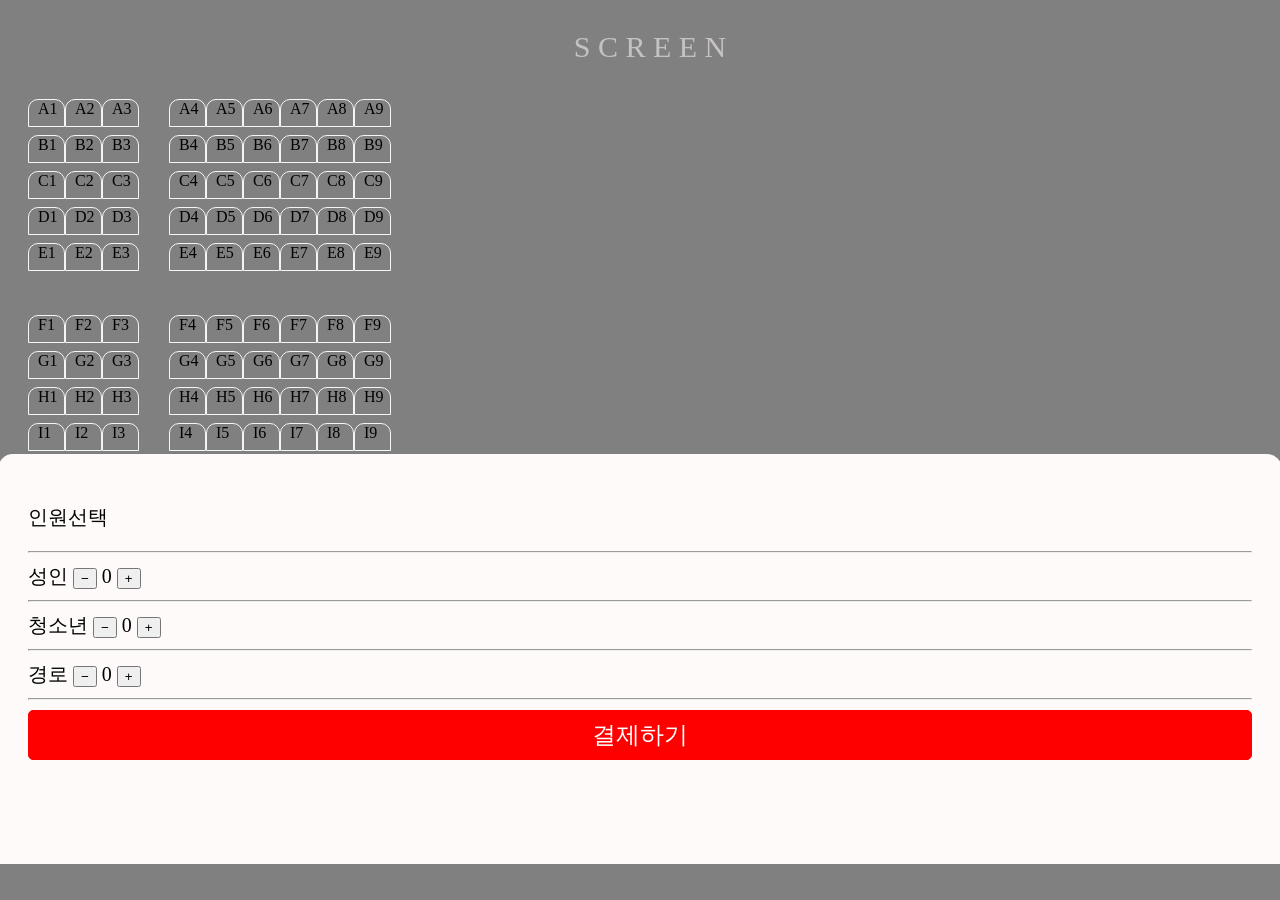
<file: seatnpeople.html>
<!DOCTYPE html>
<html lang="en">
<head>
    <meta charset="UTF-8">
    <meta name="viewport" content="width=device-width, initial-scale=1.0">
    <link rel="icon" href="./assets/img/lattelogo.ico"/> 
    <link rel="Lattecinema-icon" href="./assets/img/lattelogo.ico"/> 
    <title>예매-라떼시네마</title>
    <link rel="stylesheet" href="./css/seatnpeople.css">
</head>
<body>
        <div class="cinema_seat">
            <p id="screen">S C R E E N</p>
            
            <div class="row">
                <div class="seat">A1</div>
                <div class="seat">A2</div>
                <div class="seat left-part">A3</div>
                <div class="seat">A4</div>
                <div class="seat">A5</div>
                <div class="seat">A6</div>
                <div class="seat">A7</div>
                <div class="seat">A8</div>
                <div class="seat">A9</div>            
            </div>
            <br><br>
            <div class="row">
                <div class="seat">B1</div>
                <div class="seat">B2</div>
                <div class="seat left-part">B3</div>
                <div class="seat">B4</div>
                <div class="seat">B5</div>
                <div class="seat">B6</div>
                <div class="seat">B7</div>
                <div class="seat">B8</div>
                <div class="seat">B9</div>
            </div>
            <br><br>
            <div class="row">
                <div class="seat">C1</div>
                <div class="seat">C2</div>
                <div class="seat left-part">C3</div>
                <div class="seat">C4</div>
                <div class="seat">C5</div>
                <div class="seat">C6</div>
                <div class="seat">C7</div>
                <div class="seat">C8</div>
                <div class="seat">C9</div>
            </div>
            <br><br>
            <div class="row">
                <div class="seat">D1</div>
                <div class="seat">D2</div>
                <div class="seat left-part">D3</div>
                <div class="seat">D4</div>
                <div class="seat">D5</div>
                <div class="seat">D6</div>
                <div class="seat">D7</div>
                <div class="seat">D8</div>
                <div class="seat">D9</div>
            </div>
            <br><br>
            <div class="row">
                <div class="seat">E1</div>
                <div class="seat">E2</div>
                <div class="seat left-part">E3</div>
                <div class="seat">E4</div>
                <div class="seat">E5</div>
                <div class="seat">E6</div>
                <div class="seat">E7</div>
                <div class="seat">E8</div>
                <div class="seat">E9</div>
            </div>
            <br><br>
            <BR></BR>
            <div class="row">
                <div class="seat">F1</div>
                <div class="seat">F2</div>
                <div class="seat left-part">F3</div>
                <div class="seat">F4</div>
                <div class="seat">F5</div>
                <div class="seat">F6</div>
                <div class="seat">F7</div>
                <div class="seat">F8</div>
                <div class="seat">F9</div>
            </div>
            <br><br>
            <div class="row">
                <div class="seat">G1</div>
                <div class="seat">G2</div>
                <div class="seat left-part">G3</div>
                <div class="seat">G4</div>
                <div class="seat">G5</div>
                <div class="seat">G6</div>
                <div class="seat">G7</div>
                <div class="seat">G8</div>
                <div class="seat">G9</div>
            </div>
            <br><br>
            <div class="row">
                <div class="seat">H1</div>
                <div class="seat">H2</div>
                <div class="seat left-part">H3</div>
                <div class="seat">H4</div>
                <div class="seat">H5</div>
                <div class="seat">H6</div>
                <div class="seat">H7</div>
                <div class="seat">H8</div>
                <div class="seat">H9</div>
            </div>
            <br><br>
            <div class="row">
                <div class="seat">I1</div>
                <div class="seat">I2</div>
                <div class="seat left-part">I3</div>
                <div class="seat">I4</div>
                <div class="seat">I5</div>
                <div class="seat">I6</div>
                <div class="seat">I7</div>
                <div class="seat">I8</div>
                <div class="seat">I9</div>
            </div>
            <br><br>    
        </div>
        <div class="select_seat">
            <p>인원선택</p>
            <hr>
            <div class="adult">
            성인 <button id="min_btn">&minus;</button>
            <span id="adult_num"> 0 </span>
            <button id="add_btn">&plus;</button>
            </div>
            <hr>
            <div class="teenager">
            청소년 <button id="min_btn1">&minus;</button>
            <span id="teen_num">0</span>
            <button id="add_btn1">&plus;</button>
            </div>
            <hr>
            <div class="older">
                경로 <button id="min_btn2">&minus;</button>
                <span id="older_num">0</span>
                <button id="add_btn2">&plus;</button>
                </div>
                <hr>
                <button id="goseat">결제하기</button>
        </div>

    <script src="./js/seatnpeople.js"></script>
</body>
</html>
</file>
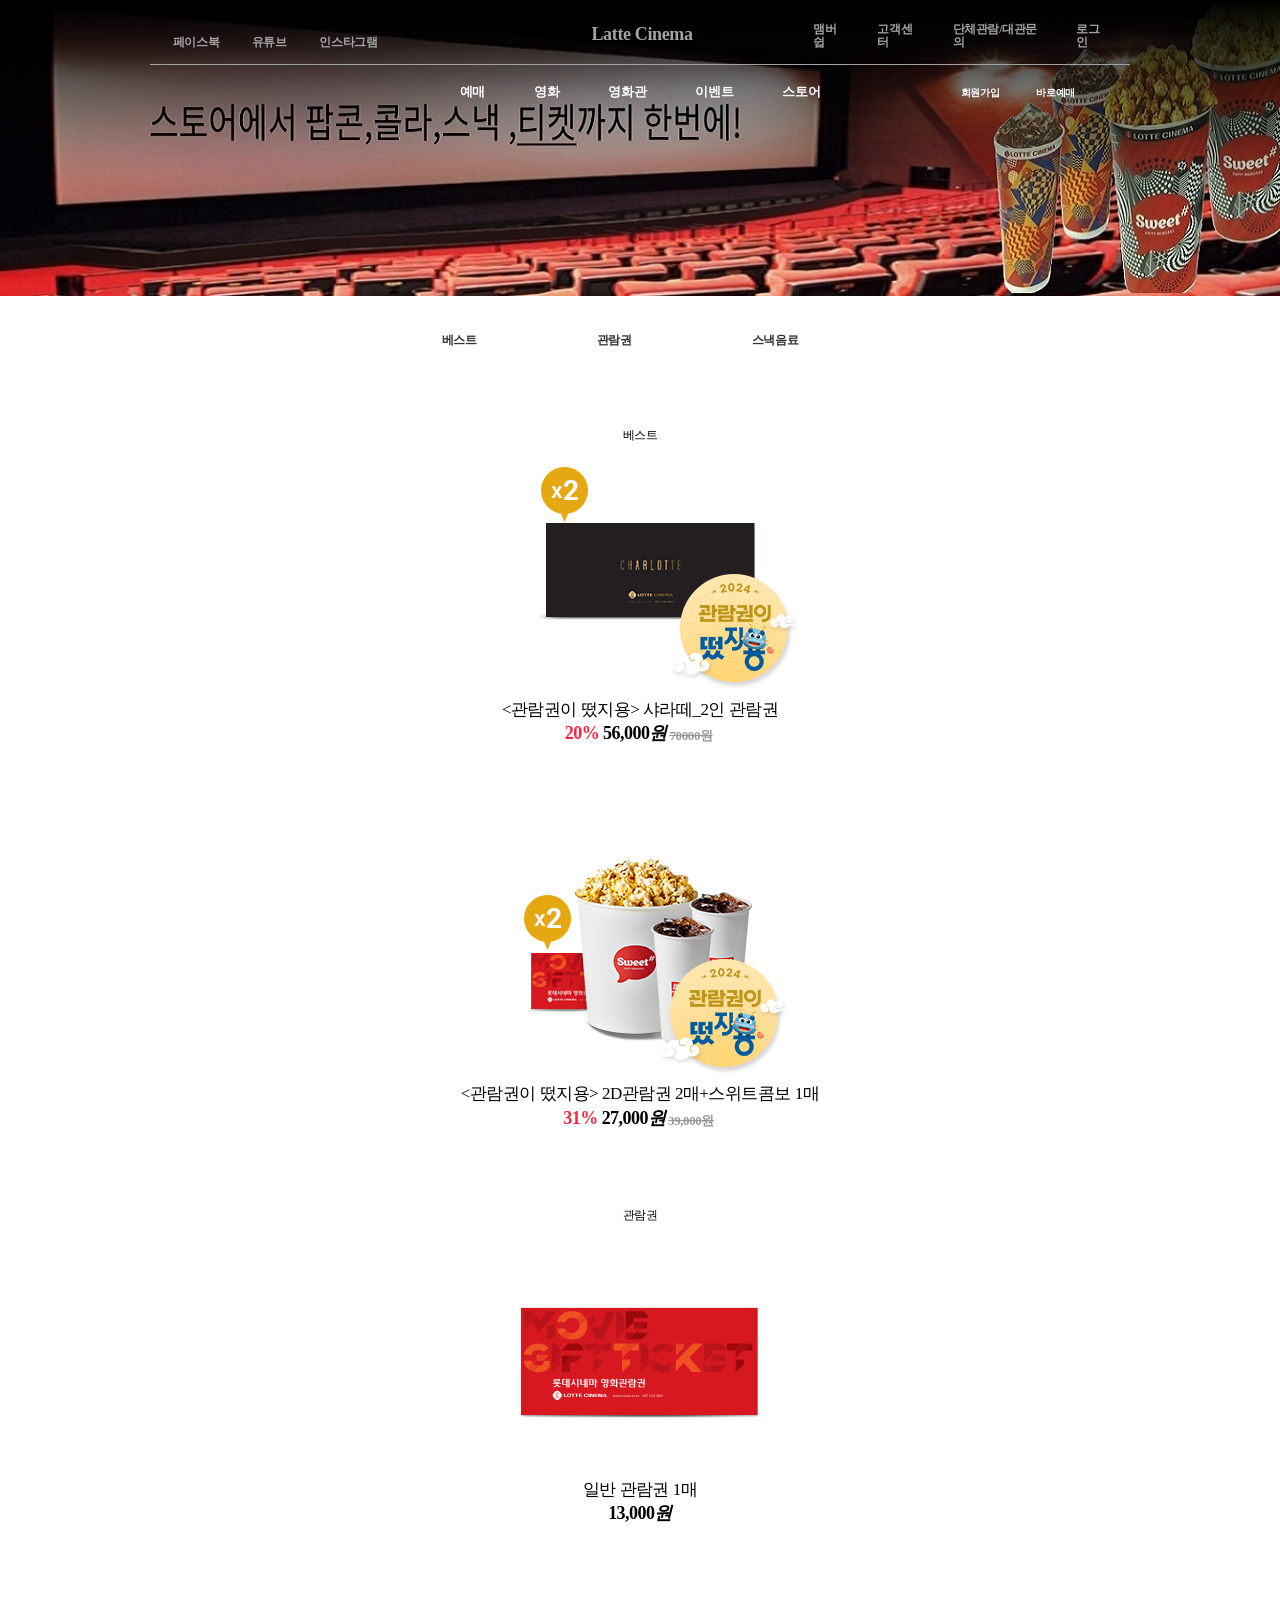
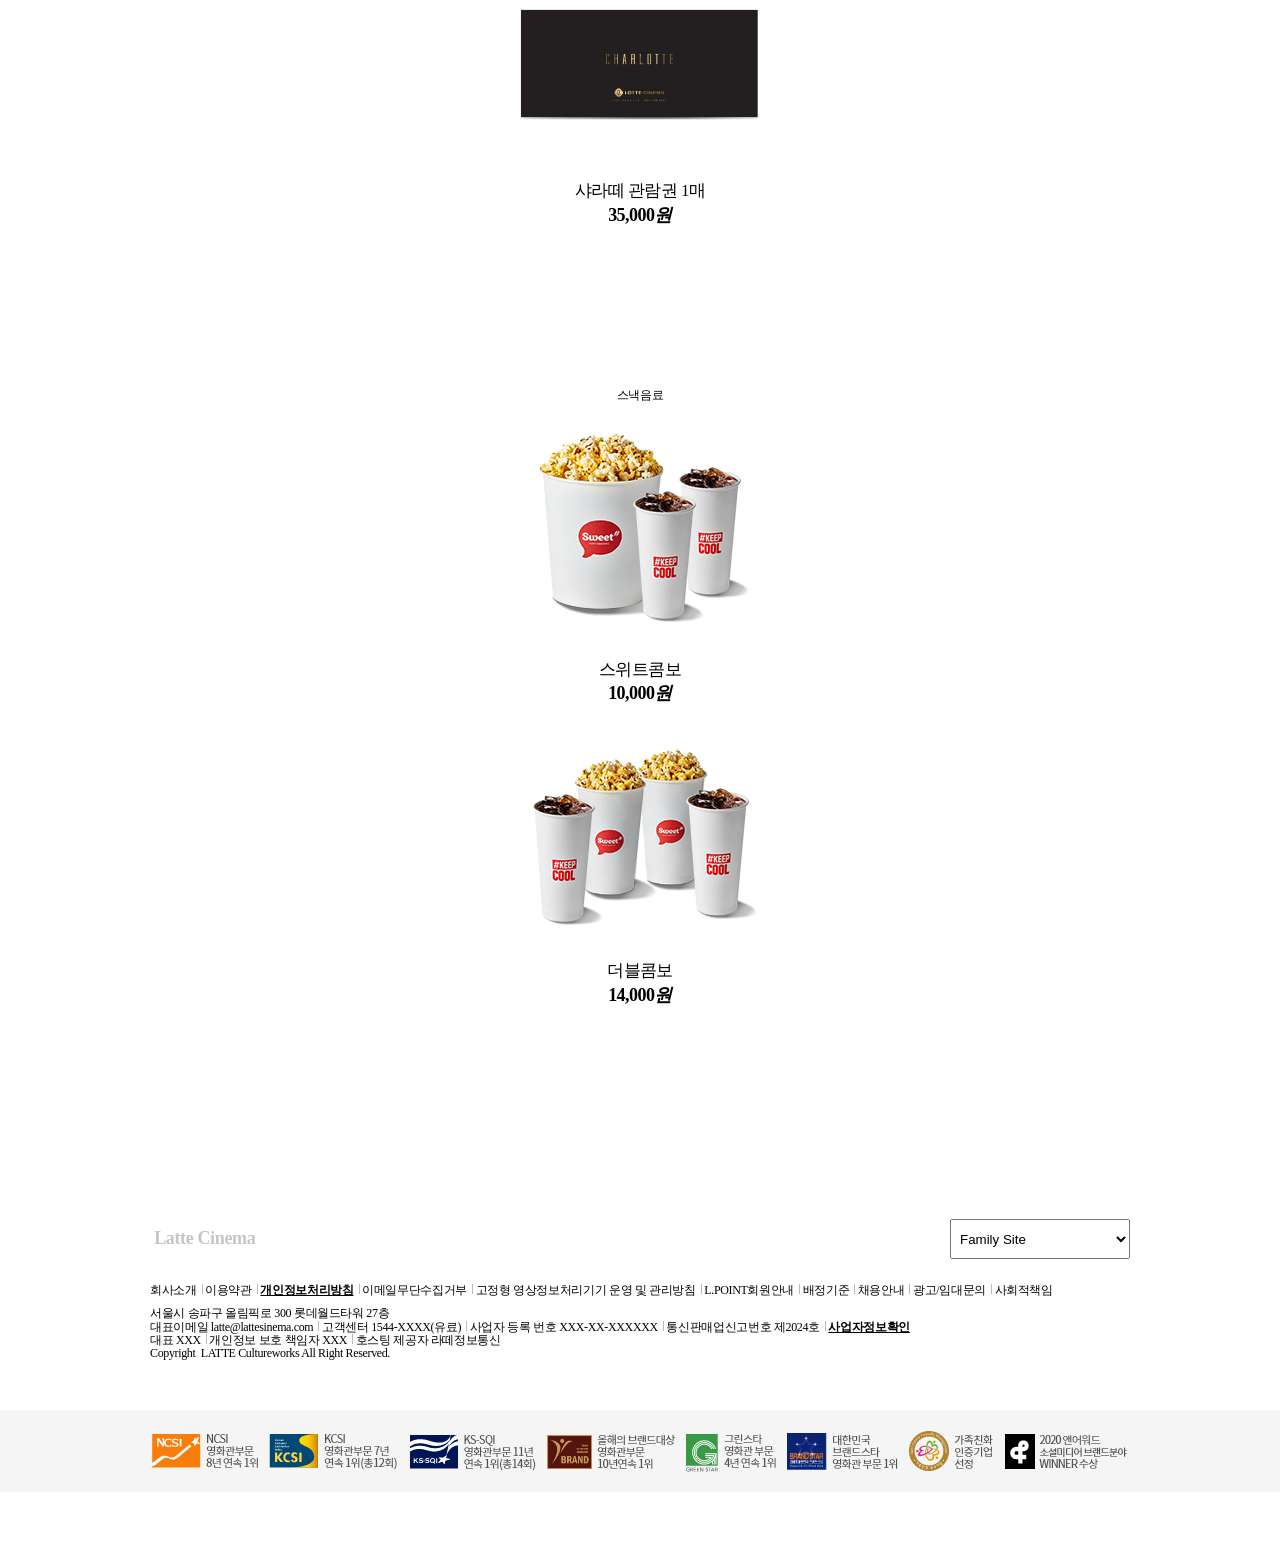
<file: store.html>
<!DOCTYPE html>
<html lang="en">
<head>
  <meta charset="UTF-8">
  <meta name="viewport" content="width=device-width, initial-scale=1.0">
  <link rel="icon" href="./assets/img/lattelogo.ico"/> 
    <link rel="Lattecinema-icon" href="./assets/img/lattelogo.ico"/> 
    <title>스토어-라떼시네마</title>
  <link rel="stylesheet" href="css/store.css">
  <link rel="stylesheet" href="css/index.css">
</head>




<body>


  <header>
    <div id="header_container">
      <div id="header_top">
        <div class="header_list_box" id="header_top_grid01">
          <a href="#"><i class="fab fa-facebook"></i>&nbsp;페이스북</a>
          <a href="#"><i class="fab fa-youtube"></i>&nbsp;유튜브</a>
          <a href="#"><i class="fab fa-instagram"></i>&nbsp;인스타그램</a>
        </div>
        <div class="header_logo_box" id="header_top_grid02">
          <i class="fas fa-mug-hot fa-2xl"></i>
          <a href="index.html"><h2>&nbsp;Latte Cinema</h2></a>
        </div>
        <div class="header_list_box" id="header_top_grid03">
          <a href="#">맴버쉽</a>
          <a href="#">고객센터</a>
          <a href="#">단체관람/대관문의</a>
          <a href="login.html">로그인</a>
        </div>
      </div>
      <div id="header_bot_back">
        <div id="header_bot">
          <div class="header_list_box" id="header_bot_grid02">
            <div class="header_menu_btn header_menu_bar">
              <a href="reservation.html">예매</a>
            </div>
            <div class="header_menu_btn header_menu_bar">
              <a href="movie.html">영화</a>
            </div>
            <div class="header_menu_btn header_menu_bar">
              <a href="theater.html">영화관</a>
            </div>
            <div class="header_menu_btn header_menu_bar">
              <a href="movie.html">이벤트</a>
            </div>
            <div class="header_menu_btn">
              <a href="store.html">스토어</a>
            </div>
          </div>        
          <div class="header_list_box" id="header_bot_grid03">
            <a href="login.html"><i class="fas fa-user"></i>&nbsp;회원가입</a>
            <a href="reservation.html"><i class="fas fa-note-sticky"></i>&nbsp;바로예매</a>
            <a href="#"><i class="fas fa-bars fa-xl"></i></a>
          </div>
        </div>
      </div>
      <div id="header_bot_drop">
        <div id="drop_reservation" class="dropBox" style="display: none;">
          <a href="">예매하기</a>
          <a href="">상영시간표</a>
          <a href="">할인안내</a>
        </div>
        <div id="drop_movie" class="dropBox" style="display: none;">
          <div><a href="">홈</a></div>
          <a href="">현재상영작</a>
          <a href="">상영예정작</a>
          <a href="">아르떼</a>
          <a href="">국립극장</a>
        </div>
        <div id="drop_theater" class="dropBox" style="display: none;">
          <a href="">스페셜관</a>
          <a href="">서울</a>
          <a href="">경기/인천</a>
          <a href="">충청/대전</a>
          <a href="">전라/광주</a>
          <a href="">경북/대구</a>
          <a href="">경남/부산/울살</a>
          <a href="">강원</a>
          <a href="">제주</a>
        </div>
        <div id="drop_event" class="dropBox" style="display: none;">
          <a href="">홈</a>
          <a href="">영화</a>
          <a href="">시사회/무대인사</a>
          <a href="">HOT</a>
          <a href="">제휴할인</a>
          <a href="">우리동네영화관</a>
        </div>
        <div id="drop_store" class="dropBox" style="display: none;">
          <a href="">베스트</a>
          <a href="">관람권</a>
          <a href="">스낵음료</a>
          <a href="">포토카드</a>
        </div>
      </div>
      <div id="index_modal" style="display: none;">
        <div id="index_modal_top">
          <div id="index_modal_left">
            <table>
              <tbody>
                <tr class="text_line">
                  <th><span>예매</span></th>
                  <th><span>영화</span></th>
                  <th><span>영화관</span></th>
                  <th><span>스페셜관</span></th>
                  <th><span>스토어</span></th>
                  <th><span>멤버십</span></th>
                </tr>
                <tr>
                  <td>
                    <ul>
                      <li>예매하기</li>
                      <li>상영시간표</li>
                      <li>할인안내</li>
                    </ul>
                  </td>
                  <td>
                    <ul>
                      <li>홈</li>
                      <li>현재상역작</li>
                      <li>상영예정작</li>
                      <li>아르떼</li>
                      <li>국립극장</li>
                    </ul>
                  </td>
                  <td>
                    <ul>
                      <li>스페셜관</li>
                      <li>서울</li>
                      <li>경기/인천</li>
                      <li>충청/대전</li>
                      <li>전라/광주</li>
                      <li>경북/대구</li>
                      <li>경남/부산/울산</li>
                      <li>강원</li>
                      <li>제주</li>
                    </ul>
                  </td>
                  <td>
                    <ul>
                      <li>홈</li>
                      <li>샤롯데</li>
                      <li>수퍼플렉스</li>
                      <li>수퍼MX4D</li>
                      <li>수퍼 4D</li>
                      <li>수퍼 S</li>
                      <li>컬러리움</li>
                      <li>씨네컴포트</li>
                      <li>씨네패밀리</li>
                      <li>씨네커플</li>
                      <li>씨네비즈</li>
                    </ul>
                  </td>
                  <td>
                    <ul>
                      <li>베스트</li>
                      <li>포토카드</li>
                      <li>관람권</li>
                      <li>스낵음료</li>
                    </ul>
                  </td>
                  <td>
                    <ul>
                      <li>VIP</li>
                      <li>짝꿍클럽</li>
                      <li>틴틴클럽</li>
                      <li>브라보클럽</li>
                    </ul>
                  </td>
                </tr>
                <tr class="text_line">
                  <th><span>마이</span></th>
                  <th><span>고객센터</span></th>
                  <th><span>회원 서비스</span></th>
                  <th><span>이벤트</span></th>
                  <th><span>할인안내</span></th>
                  <th><span>회사소개</span></th>
                </tr>
                <tr>
                  <td>
                    <ul>
                      <li>FAQ</li>
                      <li>공지사항</li>
                      <li>1:1 문의</li>
                      <li>단체관람/대관문의</li>
                      <li>분실물문의</li>
                    </ul>
                  </td>
                  <td>
                    <ul>
                      <li>FAQ</li>
                      <li>공지사항</li>
                      <li>1:1 문의</li>
                      <li>단체관람/대관문의</li>
                      <li>분실물문의</li>
                    </ul>
                  </td>
                  <td>
                    <ul>
                      <li>로그인</li>
                      <li>회원가입</li>
                      <li>아이디/비밀번호찾기</li>
                      <li>이용약관</li>
                      <li>개인정보처리방침</li>
                      <li>이메일무단수집거부</li>
                      <li>고정형 영상정보처리기기 운영 및 관리방침</li>
                      <li>L.POINT회원안내</li>
                    </ul>
                  </td>
                  <td>
                    <ul>
                      <li>영화</li>
                      <li>시사회/무대인사</li>
                      <li>HOT</li>
                      <li>제휴할인</li>
                      <li>우리동네영화관</li>
                    </ul>
                  </td>
                  <td>
                    <ul>
                      <li>신용카드</li>
                      <li>포인트</li>
                      <li>틍신사</li>
                      <li>기타결제수단</li>
                    </ul>
                  </td>
                  <td>
                    <ul>
                      <li>회사소개</li>
                      <li>채용안내</li>
                      <li>광고/임대문의</li>
                      <li>사회적 책임</li>
                    </ul>
                  </td>
                </tr>
              </tbody>
            </table>
          </div>
          <div id="index_modal_right">
            <div id="index_modal_login">
              <a href="">로그인</a>
            </div>
            <div id="index_modal_signin">
              <p>로그인 하시고<br>다양한 혜택을 확인하세요요.</p>
              <a href="">회원가입</a>
            </div>
            <div><img src="image/index/index_modal_img02.png" alt=""></div>
          </div>
        </div>
        <div id="index_modal_bot">
          <img src="image/index/index_modal_img01.jpg" alt="">
        </div>
      <div id="index_modal_esc">
        <i class="fas fa-x fa-2xl"></i>
      </div>
      </div>
    </div>
    <div class="mheader_container">
      <div class="mheader_top">
        <div class="mheader_logoBox"><img src="image/index/logo-removebg.png" alt=""></div>
        <div><a href="reservation.html"><i class="fas fa-ticket-simple fa-xl" style="color: white;"></i></a></div>
      </div>
      <nav class="mheader_bot">
        <ul class="mheader_menuBox">
          <ul>
            <!-- <i class="fas fa-mug-hot"></i> -->
          </ul>
          <ul class="mheader_menu_list">
            <li><a href="reservation.html">예매</a></li>
            <li class="mheader_v_bar"><a href="movie.html">영화</a></li>
            <li class="mheader_v_bar"><a href="theater.html">영화관</a></li>
            <li class="mheader_v_bar"><a href="event.html">이벤트</a></li>
            <li class="mheader_v_bar"><a href="store.html">스토어</a></li>
          </ul>
          <ul>
            <a href="reservation.html"><i class="fas fa-ticket-simple fa-xs"></i></a>
          </ul>
        </ul>
      </nav>
    </div>
  </header>
  








  <div id="visual_top"><img src="image/store_visual_top3.jpg" alt=""></div>


<div id="contents">
  <div class="big_list">
    <ul class="list">
      <li><a href="#best" class="scroll_move">베스트</a><li>
      <li><a href="#ticket" class="scroll_move">관람권</a><li>
      <li><a href="#snack_drink" class="scroll_move">스낵음료</a><li>
    </ul>
  </div>
  
  <div class="listbox">

  
    

<div class="best" id="best">베스트
  <div id="store_best1"><a href="payment.html"><img src="image/store_best1.jpg" >
  
  
  
    <div class="itm_cont">
      <div class="badge_wrap">
      </div><div class="itm_tit"><h4>&lt;관람권이 떴지용&gt; 샤라떼_2인 관람권</h4></div><div class="txt_price_wrap"><span class="txt_sale">20%&nbsp;</span><span class="txt_price">56,000<em>원</em></span>&nbsp;<span class="txt_price_ins">70000원</span>&nbsp;</div></div>
  
  
  
  
  </a></div>


  
  <div id="store_best2"><a href="payment.html"><img src="image/store_best2.jpg" ></a></div>

  <div class="itm_cont">
    <div class="badge_wrap">
    </div><div class="itm_tit"><h4>&lt;관람권이 떴지용&gt; 2D관람권 2매+스위트콤보 1매</h4></div><div class="txt_price_wrap"><span class="txt_sale">31%&nbsp;</span><span class="txt_price">27,000<em>원</em></span>&nbsp;<span class="txt_price_ins">39,000원</span>&nbsp;</div></div>

      


  
</div>






    <div class="ticket" id="ticket">관람권
      
      <div id="store_ticket1"><a href="payment.html"><img src="image/store_ticket1.jpg" ></a></div>

<div class="itm_cont">
    <div class="badge_wrap">
    </div><div class="itm_tit"><h4>일반 관람권 1매</h4></div><span class="txt_price">13,000<em>원</em></span></div>

    <div id="store_ticket1"><a href="payment.html"><img src="image/store_ticket2.jpg" ></a></div>

    <div class="itm_cont">
        <div class="badge_wrap">
        </div><div class="itm_tit"><h4>샤라떼 관람권 1매</h4></div><span class="txt_price">35,000<em>원</em></span></div></div>


    

    
    
    
    
    


  







  

  <div class="snack_drink" id="snack_drink">스낵음료
  




    <div id="store_snack_drink1"><a href="payment.html"><img src="image/store_snack_drink1.jpg" ></a></div>

    <div class="itm_cont">
        <div class="badge_wrap">
        </div><div class="itm_tit"><h4>스위트콤보</h4></div><span class="txt_price">10,000<em>원</em></span></div>
    
        <div id="store_snack_drink2"><a href="payment.html"><img src="image/store_snack_drink2.jpg" ></a></div>
    
        <div class="itm_cont">
            <div class="badge_wrap">
            </div><div class="itm_tit"><h4>더블콤보</h4></div><span class="txt_price">14,000<em>원</em></span></div></div>












  </div>







    </div>


    <footer>
      <div id="index_footer">
        <div id="footer_title">
          <div id="footer_logo_box">
            <i class="fas fa-mug-hot fa-2xl"></i><h2>&nbsp;Latte Cinema</h2>
          </div>
          <select name="Family Site" id="index_footer_select">
            <option value="Family Site">Family Site</option>
          </select>
        </div>
        <div id="footer_menu">
          <span class="footer_v_bar">회사소개</span>
          <span class="footer_v_bar">이용약관</span>
          <span class="footer_v_bar text_line"><strong>개인정보처리방침</strong></span>
          <span class="footer_v_bar">이메일무단수집거부</span>
          <span class="footer_v_bar">고정형 영상정보처리기기 운영 및 관리방침</span>
          <span class="footer_v_bar">L.POINT회원안내</span>
          <span class="footer_v_bar">배정기준</span>
          <span class="footer_v_bar">채용안내</span>
          <span class="footer_v_bar">광고/임대문의</span>
          <span>사회적책임</span>
        </div>
        <span>서울시 송파구 올림픽로 300 롯데월드타워 27층</span>
        <div>
          <span class="footer_v_bar">대표이메일 latte@lattesinema.com</span>
          <span class="footer_v_bar">고객센터 1544-XXXX(유료)</span>
          <span class="footer_v_bar">사업자 등록 번호 XXX-XX-XXXXXX</span>
          <span class="footer_v_bar">통신판매업신고번호 제2024호</span>
          <span class="text_line"><strong>사업자정보확인<br></strong></span>
          <span class="footer_v_bar">대표 XXX</span>
          <span class="footer_v_bar">개인정보 보호 책임자 XXX</span>
          <span>호스팅 제공자 라떼정보통신</span>
        </div>
        <p>Copyright&nbsp;<i class="fas fa-copyright"></i>&nbsp;LATTE Cultureworks All Right Reserved.</p>
      </div>
      <div id="index_footer_cardBox">
        <img src="image/index/index_footer_award01.png" alt="#">
        <img src="image/index/index_footer_award02.png" alt="#">
        <img src="image/index/index_footer_award03.png" alt="#">
        <img src="image/index/index_footer_award04.png" alt="#">
        <img src="image/index/index_footer_award05.png" alt="#">
        <img src="image/index/index_footer_award06.png" alt="#">
        <img src="image/index/index_footer_award07.png" alt="#">
        <img src="image/index/index_footer_award08.png" alt="#">
      </div>
    
      <div class="mfooter">
        <div class="mfooter_title">
          <span><strong>롯데컬쳐웍스(주)&nbsp;</strong></span><i class="fas fa-angle-down"></i>
        </div>
        <div class="mfooter_info">
          <span>대표이사 XXX<br></span>
          <span>부산광역시 남구 용소로 45 부경대학교 대연캠퍼스<br></span>
          <span>대표이메일 latte@lattesinema.com<br></span>
          <span>고색센터 1544-XXXX<br></span>
          <span>사업자 등록번호 XXX-XX-XXXXXX<br></span>
          <span>통신판매업신고번호 제1184호 사업자정보확인<br></span>
          <span>개인정보 보호 책임자 XXX<br></span>
          <span>호스팅 제공자 라떼정보통신<br></span>
        </div>
        <ul class="mfooter_bot">
          <li class="footer_v_bar">이용약관</li>
          <li class="footer_v_bar"><strong>개인정보처리방침</strong></li>
          <li>고객센터</li>
        </ul>
    
      </div>
    </footer>
































<script src="js/index.js"></script>
</body>






</html>
</file>
<file: assets/css/style16.css>
@charset "utf-8";

/* 레이아웃 */
#mNav {display: none; position: absolute; top: 23px; right: 16px;}
#header {position: fixed; left: 0; top: 0; z-index: 9999; border-bottom: 1px solid #ccc; width: 100%; height: 50px; background: #fff;}
#banner {position: relative; background:rgba(0,0,0,0.1);}
#movie {background-color: #f2f2f2;}
#event {}
#opening {margin: 17px 0; background: url(../img/bg01.jpg) no-repeat center top; background-size: cover;}
#new {}
#help {}

/* 가운데 영역 */
.container {position: relative; width: 1280px; margin: 0 auto; /* background:rgba(0,0,0,0.1); */ }

/* 로우 영역 */
.row {padding: 0 16px;}

/* 모바일 메뉴 */
.ham {display: block; width: 25px; height: 4px;}
.ham span {position: relative; display: block; width: 25px; height: 4px; background: #39106a;}
.ham span::before {
    content: '';
    width: 25px; height: 4px; background: red;
    position: absolute; left: 0; bottom: -7px;
    transition:  transform 0.3s;
}
.ham span::after {
    content: '';
    width: 25px; height: 4px; background: red;
    position: absolute; left: 0; top: -7px;
    transition:  transform 0.3s;
}

/* 헤더 */
.header h1 {float: left; position: relative;}
.header h1 em {padding: 8px 8px 3px 0px; display: inline-block;}
.header h1 em img {width: 155px; }
.header h1 strong {display: block; position: absolute; left: 170px; top: 14px;}
.header h1 strong img {width: 157px;}
.header .nav {float: right; }
.header .nav ul {border-left: 1px solid #c6c6c6;}
.header .nav li {float: left; width: 85px; text-align: center; border-right: 1px solid #c6c6c6; }
.header .nav li a {display: block; padding: 14px 10px; font-size: 15px; font-weight: 700; color: #444;}

/* 배너 */
.banner_menu {overflow: hidden; position: absolute; left: 0; top: 65px; width: 100%; height: 100px; z-index: 10;}
.banner_menu a {color:#fff; font-size: 16px; transition: all 0.3s }
.banner_menu a:hover {color: #c1c1c1;}
.banner_menu .bm_left {float: left;}
.banner_menu .bm_left ul {padding-top: 7px;}
.banner_menu .bm_left li {display: inline; position: relative;}
.banner_menu .bm_left li {margin-right: 30px;}
.banner_menu .bm_left li.total {margin-right: 20px;}
.banner_menu .bm_left li.total a {font-size: 14px; padding: 3px 10px; display: inline-block; border: 1px solid #fff; transition: all 0.3s }
.banner_menu .bm_left li.total a:hover {background: #fff; border-color:#000; color: #000;}
.banner_menu .bm_right {float: right; overflow: hidden;  }
.banner_menu .bm_right ul {float: left;}
.banner_menu .bm_right ul:first-child {padding-top: 7px;}
.banner_menu .bm_right li {position: relative; display: inline; text-align: center; margin-right: 20px;}
.banner_menu .bm_right li.line {margin-right: 30px}
.banner_menu .bm_right li.white {margin-right: 10px;}
.banner_menu .bm_right li.purple {margin-right: 0;}
.banner_menu .bm_right li.white a {width: 80px; background-color: #fff; color: red; padding: 7px 30px 9px 30px; display: inline-block; border: 1px solid #fff;}
.banner_menu .bm_right li.purple a {width: 80px; background-color: red; color: #fff; padding: 7px 30px 9px 30px; display: inline-block; border: 1px solid indianred;}
.banner_menu li.line:after {content:''; width: 1px; height: 14px; background:#fff;position: absolute; right: -18px; top: 2px;}

/* 슬라이드 */
.slider {width: 100%;}
.slider .ss1 {background: url(../img/main_slider01_2000.jpg) no-repeat center center; background-size: cover;}
.slider .ss2 {background: url(../img/main_slider02_2000.jpg) no-repeat center center; background-size: cover;}
.slider .ss3 {background: url(../img/main_slider03_2000.jpg) no-repeat center center; background-size: cover;}
.slider .swiper-slide {text-align: center;}
.slider .swiper-slide.ss3 {text-align: left;} 
.slider .swiper-slide h3 {font-size: 60px; color: #fff; margin-top: 250px; opacity: 1; }
.slider .swiper-slide p {font-size: 24px; color: white; margin-bottom: 200px; font-weight: 100;}

/* 무비 */
.movie {padding: 100px 0;}
.movie_title {overflow: hidden; margin-bottom: 60px;}
.movie_title ul {overflow: hidden; width: 848px; margin: 0 auto;}
.movie_title li {float: left; width: 210px; margin-right: -1px; text-align: center; border: 1px solid #c4c4c4;}
.movie_title li a {display: block; padding: 15px 0; font-size: 18px; color: #666; font-weight: 700;}
.movie_title li.active a {background: #666; color: #fff;}
.movie_chart {overflow: hidden; }
.movie_chart > div > div > div {display: inline-block; width: 292px; margin-right: 23px; }
.movie_chart > div > div > div:last-child {margin-right: 0;}
.movie_chart > div > div > div .poster {position: relative;}
.movie_chart > div > div > div .poster img {display: block;}
.movie_chart > div > div > div .poster .rank {position: absolute; top: 17px; left: 0; width: 50px; height: 50px; line-height: 50px; background-color: red; text-align: center; box-shadow: 3px 3px 8px rgba(0,0,0,0.5);}
.movie_chart > div > div > div .poster .rank strong {color: #fff; font-size: 20px; text-shadow: 1px 1px 3px rgba(0,0,0,0.5)}
.movie_chart > div > div > div .poster .mx {position: absolute; top: 17px; right: 17px;}
.movie_chart > div > div > div .poster .mx span {width: 103px; height: 25px; display: block;}
.movie_chart > div > div > div .poster .mx .m {background-position: 0 -75px;}
.movie_chart > div > div > div .poster .mx .b {background-position: 0 -100px;}
.movie_chart > div > div > div .infor {background: #fff; padding: 17px; border: 1px solid #d9d9d9;}
.movie_chart > div > div > div .infor h3 {color: #333; font-size: 30px; font-weight: 700; margin-bottom: 20px;}
.movie_chart > div > div > div .infor h3 strong {padding-left: 0px;}
.movie_chart > div > div > div .infor h3 span {width: 29px; height: 29px; display: inline-block; margin-top: 9px; vertical-align: -2px;}
.movie_chart > div > div > div .infor h3 span.all {background-position: -87px -125px;}
.movie_chart > div > div > div .infor h3 span.a12 {background-position: -58px -125px;}
.movie_chart > div > div > div .infor h3 span.a15 {background-position: 0 -125px;}
.movie_chart > div > div > div .infor h3 span.a19 {background-position: -29px -125px;}
.movie_chart > div > div > div .infor .infor_btn {overflow: hidden;}
.movie_chart > div > div > div .infor .infor_btn a {display: block; float: left; width: 49%; margin-right: 2%; padding: 10px 0; text-align: center; background: #f2f2f2; color: #666; font-size: 18px;}
.movie_chart > div > div > div .infor .infor_btn a:last-child {margin-right: 0;}

/* 이벤트 */
.event {overflow: hidden; padding: 100px 0;}
.event img {display: block;}
.event h2 {font-size: 30px; font-weight: 500; margin-bottom: 20px;}
.event_left {float: left; width: 66%; margin-right: 2%;}
.event_left .event_box1 {float: left; width: 50%;}
.event_left .event_box2 {float: left; width: 50%;}
.event_right {float: left; width: 32%;}

/* 오픈닝 */
.opening {padding: 100px 0; text-align: center; color: #bb9b51;}
.opening h2 {margin-bottom: 15px;}
.opening h2 .grand {background-position: 0 -175px; display: inline-block; width:330px; height: 50px;}
.opening .date {background-position: 0 -225px; display: inline-block; width:260px; height: 45px;}
.opening .desc {font-size: 35px; font-weight: 300; padding-bottom: 20px; background: url(../img/bar.png) no-repeat bottom center; background-size: 100%;}
.opening .open_box {overflow: hidden; padding: 20px 3% 0 3%;}
.opening .open_box > div {float: left; width: 27.333%; margin: 4% 3% 0 3%; box-sizing: border-box; background: rgba(0,0,0,0.5); border: 1px solid #3e4b44;}
.opening .open_box > div h3 {color:#fff; border: 1px solid indianred;margin-top: -24px; font-size: 19px; display: inline-block; padding: 10px 20px; background: red;}
.opening .open_box > div p {font-size: 27px; color:#fff; font-weight: 300; padding: 6% 0 10% 0;}
.opening .open_box > div em {display: block; }
.opening .open_box > div strong {display: block; font-weight: 700}

/* 새로운 영화 */
.new {padding: 100px 0; overflow: hidden; position: relative; }
.new h2 {font-size: 30px; font-weight: 500; margin-bottom: 20px;}
.new .new_left {position: relative; margin-right: 423px ; height: 500px; overflow: hidden; background: #ccc url(../img/new01.jpg) center center; background-size: cover;}
.new .new_left .play {position: absolute; left: 50%; top: 50%; width: 120px; height: 120px; transform: translate(-50%,-50%); cursor: pointer;}
.new .new_left .play .st0 {fill: #fff; opacity: 0.3;}
.new .new_left .play .st1 {fill: #fff;}
.new .new_right {position: absolute; right:0; top: 165px; width: 400px; height: 500px; background: #f0f0f0; padding: 34px; box-sizing: border-box;}
.new .new_right .title {font-size: 28px; color: #000;}
.new .new_right .release {font-size: 15px; color: #333; }
.new .new_right .star {padding: 13px 0;}
.new .new_right .star strong {font-size: 18px; padding-left: 5px;}
.new .new_right .star span {display: inline-block; width: 20px; height: 20px; vertical-align: -3px; }
.new .new_right .star .star1 {background-position: -393px 0;}
.new .new_right .star .star2 {background-position: -412px 0;}
.new .new_right .star .star0 {background-position: -374px 0;}

.new .new_right .summary {font-size: 14px;}
.new .new_right .summary .genre {padding-bottom: 3px;}
.new .new_right .summary .age {padding-bottom: 10px;}
.new .new_right .summary .desc {margin-bottom: 20px; height: 108px; overflow: hidden;}

.new .new_right .select {overflow: hidden;}
.new .new_right .select .s1 {float: left; width: 49%; margin-right: 2%;}
.new .new_right .select .s2 {float: left; width: 49%; background: #2c2f34;}
.new .new_right .select .s2 select::-ms-expand{display: none;}
.new .new_right .select .s3 {float: left; width: 100%; margin-top: 2%;}
.new .new_right .select .s3 input::placeholder {color: #ccc; opacity: 1;}
.new .new_right .select .s3 input:-ms-input-placeholder {color:#ccc;}
.new .new_right .select .s3 input::-ms-input-placeholder {color: #ccc;}
.new .new_right .btn {overflow: hidden; margin-top: 2%; text-align: center;}
.new .new_right .btn a {float: left; width: 49%; box-sizing: border-box; padding: 10px 30px 12px 30px; display: block;}
.new .new_right .btn .white {margin-right: 2%; background-color: #fff; color: red;border: 1px solid red;}
.new .new_right .btn .purple {background-color: red;color: #fff;border: 1px solid indianred;}

/* help */
.help {overflow: hidden;}
.help article {float: left; width: 32%; margin-right: 2%;}
.help article > div {border: 1px solid #dbdbdb; height: 350px;}
.help article.help_box3 {margin-right: 0;}
.help article.help_box3 > div {border: 0;}
.help article h3 {font-size: 30px; font-weight: 500; margin-bottom: 20px;}

/* 공지사항 */
.notice {position: relative; padding: 17px;}
.notice ul {overflow: hidden;}
.notice ul li {float: left; text-align: center; margin-right: -1px;}
.notice ul li a {border: 1px solid #dbdbdb; font-size: 15px; color: #666; display: block; width: 80px; padding: 10px 20px; background: #f5f5f5; }
.notice ul li.active a {background: #fff;}
.notice ul li ul {overflow: hidden; width: 90%; box-sizing: border-box; position: absolute; left: 17px; top: 70px; margin-right: 17px;  }
.notice ul li ul li {width: 100%; box-sizing: border-box; text-align: left; padding: 17px; border-bottom: 1px solid #dbdbdb;}
.notice ul li ul li dt em {color: #666;}
.notice ul li ul li dd {color: #333; padding-top: 3px; overflow: hidden; text-overflow: ellipsis; white-space: nowrap;}

/* 할인카드 */
.card {padding: 17px;}
.card ul li {position: relative; border: 1px solid #dbdbdb; padding: 17px; margin-bottom: 17px; min-height: 102px; box-sizing: border-box;}
.card ul li span {position: absolute; left: 17px; top: 17px;}
.card ul li span img {width: 115px;}
.card ul li strong {display: block; font-size: 18px; font-weight: 500; color: #666; padding-left: 130px;}
.card ul li em {display: block; font-size: 14px;  padding-left: 130px;}

/* 트레일러 */
.overlay {background: rgba(0, 0, 0, .92); display: none; width: 100%; height: 100%; position: fixed; top: 0; left: 0; z-index: 10000}
.modal {position: absolute}
.modal_close {
    background: url(../img/close.svg) no-repeat; background-size: 32px 32px; 
    border: 0; color: transparent; 
    display: block; width: 32px; height: 32px; overflow: hidden;
    position: absolute; top: 24px; right: 24px; text-indent: 100%;
}
body.modal_on {overflow: hidden;}



/* 미디어 쿼리 */
@media (max-width: 1290px){
    .container {width: 100%;}
    #header .row {padding-right: 0;}
    .header .nav li:last-child {border-right: 0;}
    
    .slider .swiper-slide.ss3 {text-align: center;} 
}

@media (max-width: 1024px){
    .header h1 em {padding: 11px 11px 8px 0px; }
    .header h1 em img {width: 135px; }
    .header h1 strong {left: 150px; top: 18px;}
    .header h1 strong img {width: 117px;}
}

@media (max-width: 960px){
    #mNav {display: block;}
    .header .nav {display: none;}
    .header h1 {text-align: center; float: none;}
    .header h1 em {padding-right: 0;}
    .header h1 strong {left: 0px;}
    
    .banner_menu .bm_left ul {display: none;}
    .banner_menu .bm_right ul:first-child {display: none;}
    
    .slider {height: 500px;}
    .slider .swiper-slide h3 {margin-top: 210px; font-size: 40px;}
    .slider .swiper-slide p {margin-bottom: 100px; font-size: 20px;}
    
    .movie_title ul {width: auto;}
    .movie_title li {width: 25%; box-sizing: border-box; padding-right: 1px;}
    
    .opening {padding: 50px 0;}
    .opening .open_box {display: none;}
    .opening .desc {background: none; font-size: 25px;}
    
    .new {background: #fff;}
    .new .new_left {margin-right: 0; height: 400px;}
    .new .new_right {position: relative; top:0; width: 100%; height: auto;}
    .new .new_right .summary .desc {height: auto;}
}

@media (max-width: 768px){
    body {background: #d9d7e0;}
    #movie {background-color: transparent;}
    #movie .row {margin: 24px; padding: 24px; background: #fff;}
    #movie .ir_so {position: static; width: auto; height: auto; line-height: normal; text-indent: 0; font-size: 24px; font-weight: bold; padding-bottom: 20px;}
    .movie {padding: 0;}
    .movie_title {margin-bottom: 30px;}
    .movie_title ul {position: relative; padding-bottom: 10px;}
    .movie_title ul:before {content: ''; position: absolute; z-index: 1; left: 0; bottom: 0px; width: 100%; height: 2px; background: #e1e1e1;}
    .movie_title li {width: auto; border: 0;}
    .movie_title li a {position: relative; font-size: 18px; color: #666; font-weight: 400; padding: 0; margin-right: 35px;}
    .movie_title li.active a:before {content: ''; position: absolute; z-index: 10000; left: 0; bottom: -10px; width: 100%; height: 2px; background: #666;}
    .movie_title li.active a {background: none; color: #666;}
    
    #event .row {padding: 0 24px;}
    .event {padding: 24px; background: #fff;}
    .event h2 {font-size: 24px; font-weight: 700; height: 27px;  margin-bottom: 20px; padding-bottom: 10px;}
    .event_left {width: 100%; margin-right: 0;}
    .event_right {display: none;}
    
    #new .row {padding: 0 24px;}
    .new {padding: 24px; background: #fff;}
    .new h2 {font-size: 24px; font-weight: 700; height: 27px;  margin-bottom: 20px; padding-bottom: 10px;}
}

@media (max-width: 600px){
    .header h1 strong {display: none}
    .header h1 {text-align: left;}
    
    .banner_menu .bm_right li.white a {font-size: 14px; padding: 3px 5px 5px 5px; color:#fff; background: rgba(0,0,0,0.6); border-color:#fff;}
    .banner_menu .bm_right li.purple a {font-size: 14px; padding: 3px 5px 5px 5px; color:#fff; background: rgba(0,0,0,0.6); border-color:#fff;}
    
    .slider {height: 400px;}
    .slider .swiper-slide h3 {margin-top: 200px; font-size: 30px; }
    .slider .swiper-slide p {margin-bottom: 100px; font-size: 12px;}
    .swiper-button-prev, .swiper-button-next {display: none;}
    .swiper-pagination-bullet {width: 13px !important; height: 13px !important;}
    
    #movie .container {position: relative;}
    #movie .container:after {content: ''; position: absolute; z-index: 20; top: 0; right: 0; width: 8px; height: 100%; background: #d9d7e0;}
    #movie .row {position: relative; margin: 8px; padding: 16px; background: #fff; margin-right: 0; padding-right: 0;}
    #movie .row:after {content: ''; position: absolute; top: 0; right: 0; z-index: 10; width: 24px; height: 100%; background: #fff;}
    #movie .ir_so {font-size: 18px; padding-bottom: 10px;}
    .movie_title {margin-bottom: 20px;}
    .movie_title ul {padding-bottom: 8px; overflow-x: auto;white-space: nowrap;}
    .movie_title li a {font-size: 14px; margin-right: 15px;}
    .movie_title li.active a:before {bottom: -8px;}
    .movie_chart {position: relative; z-index: 30;}
    .movie_chart > div > div > div .infor {padding: 5px;}
    .movie_chart > div > div > div .infor h3 {text-align: center; margin: 5px 0 10px; }
    .movie_chart > div > div > div .infor h3 strong {display: block; font-size: 19px; color: #222; font-weight: 300;}
    .movie_chart > div > div > div .infor h3 span {display: none;}
    .movie_chart > div > div > div .infor .infor_btn a {width: 52%; margin-left: 24%; display: block; margin-right: 0; padding: 5px; color: #777; margin-bottom: 5px; box-sizing: border-box; font-size: 14px; background: none; border: 1px solid #ddd;}
    .movie_chart > div > div > div .infor .infor_btn a:last-child {display: none;}
    
    #event .row {padding: 0 8px;}
    .event {padding: 16px;}
    .event h2 {font-size: 18px; margin-bottom: 0;}
    
    .opening {padding: 20px 0;}
    .opening h2 {margin-bottom: 10px;}
    .opening h2 .grand {background-size: 200px; background-position: 0 -70px; width: 131px; height: 16px;}
    .opening .date {display: none;}
    .opening .desc {font-size: 16px; font-weight: 400; padding: 0% 12% 0% 12%; background-size: 200px;}
    
    #new .row {padding: 0 8px;}
    .new {padding: 16px;}
    .new h2 {font-size: 18px; margin-bottom: 0px; }
    .new .new_left {height: 200px;}
    .new .new_left .play {width: 80px; height: 80px;}
    .new .new_right {padding: 17px;}
    .new .new_right .title {font-size: 22px;}
    .new .new_right .star {padding: 9px 0;}
    .new .new_right .select .s1 {width: 100%; margin-right: 0; margin-bottom: 2%;}
    .new .new_right .select .s2 {width: 100%;}
}

@media (max-width: 480px){
    
}

@media (max-width: 320px){
    .movie_title li a {margin-right: 9px;}
}
</file>
<file: css/movie2.css>
body {
    font-family: 'Noto Sans KR', sans-serif;
    margin: 0;
    padding: 0;
    display: flex;
    align-items: center;
    justify-content: center;
    height: 100vh;
    background-color: #f4f4f4;
}

.container {
    width: 90%;
    max-width: 1200px;
    margin: 0 auto;
}

.container {
    width: 90%;
    max-width: 1200px;
    margin: 0 auto;
}


nav ul {
    list-style: none;
    margin: 0;
    padding: 0;
    display: flex;
}

nav ul li {
    margin-right: 20px;
}

nav a {
    text-decoration: none;
    color: #333;
    font-size: 16px;
}

.movie-details {
    background-color: white;
    border-radius: 10px;
    overflow: hidden;
    box-shadow: 0 4px 8px rgba(0, 0, 0, 0.1);
    padding: 20px;
}

.poster-description {
    display: flex;
    align-items: center;
}

.poster-description img {
    max-width: 250px; /* 크기 증가 */
    height: auto;
}

.details-text {
    padding: 20px;
    flex: 1;
}

h1, h3 {
    color: #333;
    font-weight: bold; /* 글씨 두껍게 설정 */
}

button {
    padding: 6px 12px; /* 버튼 크기 조절 */
    font-size: 12px; /* 글자 크기 조절 */
    cursor: pointer;
    transition: background-color 0.3s ease;
}

.trailer-btn {
    background-color: #fff; /* 흰색 */
    color: #e71a0f; /* 빨간색 */
    border: 1px solid #e71a0f; /* 얇은 빨간 테두리 */
    border-radius: 6px; /* 둥근 모서리 */
}

.trailer-btn:hover {
    background-color: #e71a0f;
    color: #fff;
}

.book-btn {
    background-color: #e71a0f; /* 빨간색 */
    color: white;
    display: block;
    width: 100%;
    margin-top: 15px;
    border: 1px solid #e71a0f; /* 얇은 빨간 테두리 */
    border-radius: 5px;
}

.book-btn:hover {
    background-color: #c9140e;
}

@media only screen and (max-width: 600px) {
    /* Adjustments for smaller screens */
    body {
        height: auto;
    }

    .movie-details,
    .auth-container {
        width: 90%;
        max-width: 400px;
    }

    .poster-description img {
        max-width: 100%; /* Make images responsive */
    }

    .form-group button,
    .toggle-button {
        width: 100%; /* Make buttons take full width on smaller screens */
    }
}
</file>
<file: css/payment.css>
#ticket-container {
  background-color: #fff;
  border-radius: 10px;
  box-shadow: 0 0 10px rgba(0, 0, 0, 0.1);
  padding: 20px;
  text-align: center;
  margin-top: 20px;
}
#ticket-counter {
  display: flex;
  align-items: center;
  justify-content: center;
  margin-bottom: 20px;
}
#ticket-counter button {
  padding: 10px 20px;
  font-size: 20px;
  cursor: pointer;
  border: none;
  background-color: #007bff;
  color: #fff;
  border-radius: 5px;
  margin: 0 10px;
}
#ticket-count {
  font-size: 24px;
  margin: 0 10px;
}
#total-price {
  font-size: 24px;
  color: #007bff;
}






















.container {
display: flex;
width: 1000px;
margin: 0 auto;


.ticket {
flex: 1;
}

.ticket img {
width: 400px;
height: 400px;
}

.package {
flex: 1;
padding: 20px;
border: 1px solid #ccc;
border-radius: 8px;
background-color: #f9f9f9;
}

.package h2 {
margin-top: 0;
color: #333;
}

.package p {
margin-bottom: 5px;
}

.package ul {
list-style-type: none;
padding: 0;
}

.package ul li {
margin-bottom: 5px;
}

form {
margin-top: 20px;
}

label {
display: block;
margin-bottom: 8px;
color: #666;
}

input[type="number"] {
width: 100%;
padding: 10px;
border: 1px solid #ccc;
border-radius: 4px;
}

#submit {
width: 100%;
background-color: red;
color: white;
padding: 10px;
border: none;
border-radius: 4px;
cursor: pointer;
margin-top: 10px;
}



.total {
margin-top: 20px;
text-align: center;
}

.total label {
font-weight: bold;
}

.total span {
font-size: 20px;
color: red;
}


.discounted-price {
text-decoration: line-through; /* 중앙에 선 긋기 */
font-size: 0.8em; /* 작은 글자 */
color: grey; /* 회색 글자 */
display: inline-block; /* 옆에 배치 */
margin-right: 10px; /* 오른쪽 여백 */
}
.original-price {
font-size: 1.1em; /* 살짝 큰 글자 */
color: black; /* 검은색 글자 */
}








#online_ticket{
border-collapse: collapse;
border-spacing: 0;
font-family: "Noto Sans KR", "Roboto", "dotum", "sans-serif";
-webkit-appearance: none;
cursor: pointer;
display: inline-block;
box-sizing: border-box;
border: 1px solid #dddddd;
font-size: 14px;
color: #000000 !important;
text-align: center;
vertical-align: middle;
background-color: #ffffff;
outline: 3px solid rgba(255, 37, 52, .3);
z-index: 2;
height: 28px;
line-height: 26px;
border-radius: 52px;
margin-bottom: 5px;
padding: 0 25px;
margin-right: 5px;

}

.discount{

color: red;
}

#gift{

width: 100%;
background-color: black;
color: white;
padding: 10px;
border: none;
border-radius: 4px;
cursor: pointer;
margin-top: 10px;


}}



/* 스타일링 */
.accordion {
background-color: #f4f4f4;
color: #333;
cursor: pointer;
padding: 18px;
width: 100%;
border: none;
text-align: left;
outline: none;
transition: 0.4s;
}
.active, .accordion:hover {
background-color: #ddd;
}
.panel {
padding: 0 18px;
background-color: white;
max-height: 0;
overflow: hidden;
transition: max-height 0.2s ease-out;
}

.usage-caution{
width: 1000px;
height: auto;
margin: 0 auto;
margin-top: 100px;


}
</file>
<file: css/index.css>
* {
  margin: 0;
  padding: 0;
  box-sizing: border-box;
}

body {
  position: relative;
}

li {
  list-style-type: none;
  /* padding: 0 10px; */
}

img {
  object-fit: cover;
}

a {
  text-decoration-line: none;
  font-weight: bolder;
}

table {
  text-align: left;
}

td {
  vertical-align: top;
  padding: 10px 0;
}

td li {
  font-size: 0.70rem;
}

.text_line {
  color: black;
  text-decoration: underline;
}

/* ----- 헤더영역 ----- */
#header_container {
  position: absolute;
  top: 0;
  width: 100%;
  padding-bottom: 80px;
  background-image: linear-gradient(to bottom, black, rgba(255, 255, 255, 0));
  z-index: 100;
}

@media screen and (width: 414px) {
  #header_container {
    display: none;
  }
}

#header_top {
  max-width: 980px;
  height: 60px;
  margin: 5px auto;
  padding: 10px 0;
  display: grid;
  grid-template-columns: repeat(3, 1fr);
  border-bottom: 1px solid #A3A3A4;
}

#header_top a{
  color: #A3A3A4;
  font-size: 0.75rem;
}

#header_bot_back_scoll {
  width: 100%;
  height: 45px;
  display: flex;
  justify-content: center;
  align-items: center;
  background-color: white;
  position: fixed;
  top: 0;
  left: 50%;
  border-bottom: 1px solid #C5C5C5;
  transform: translate(-50%, 0);
}

#header_bot {
  max-width: 980px;
  height: 45px;
  margin: 0 auto;
  display: grid;
  grid-template-columns: repeat(4, 1fr);
}

#header_logo_box {
  display: flex;
  justify-content: center;
  align-items: center;
}

#header_top_grid01 {
  grid-column: 1/2;
  display: flex;
  justify-content: flex-start;
  align-items: end;
}
#header_top_grid01 > a {
  padding-right: 10px;
}

#header_top_grid02 {
  grid-column: 2/3;
  display: flex;
  justify-content: center;
  align-items: center;
  color: white;
}

#header_top_grid03 {
  grid-column: 3/4;
  display: flex;
  justify-content: flex-end;
  align-items: end;
  font-size: 0.75rem;
}

#header_top_grid03 > a {
  padding-left: 10px;
}

/* #header_bot_grid01 {
  grid-column: 1/2;
  display: flex;
  justify-content: flex-start;
  align-items: center;
  font-size: 0.75rem;
} */

#header_bot_grid02 {
  grid-column: 2/4;
  display: flex;
  justify-content: center;
  align-items: center;
}

.header_menu_btn {
  display: flex;
  justify-content: center;
  text-align: center;
  font-size: 0.8rem;
}

.header_menu_btn > a {
  padding: 12px 24px;
  color: white;
}
.header_menu_btn > a:hover {
  border-radius: 5px;
  background-color: rgba(0, 0, 0, 0.1);
}

.header_menu_bar::after {
  content: "";
  margin-top: 15px;
  display: inline-block;
  width: 1px;
  height: 10px;
  background-color: #707070;;
}

#header_bot_grid03 {
  grid-column: 4/5;
  display: flex;
  justify-content: flex-end;
  align-items: center;
  font-size: 0.75rem;
  color: white;
}

#header_bot_grid03 > a {
  font-size: 0.65rem;
  color: white;
  padding-left: 15px;
}

.header_v_bar::before {
  /* 내용 앞에 수직바 생성 */
  content: "";
  width: 3px;
  height: 10px;
  border-left: 1px solid #C5C5C5;
}

#header_bot_drop {
  width: 100%;
  display: flex;
  justify-content: center;
  align-items: center;
  background-color: black;
  opacity: 0.6;
}

#header_bot_drop_hover {
  width: 100%;
  position: fixed;
  top: 45px;
  left: 50%;
  transform: translate(-50%, 0);
  display: flex;
  justify-content: center;
  align-items: center;
  background-color: white;
  opacity: 0.9;
}

.dropBox {
  max-width: 980px;
  height: 40px;
  display: flex;
  justify-content: center;
  align-items: center;
}

.dropBox a {
  padding: 0 13px;
  font-size: 0.75rem;
  color: #C5C5C5;
}

/* 모바일 header */
.mheader_container {
  position: fixed;
  top: 0;
  width: 100%;
  padding-bottom: 80px;
  background-image: linear-gradient(to bottom, gray, rgba(255, 255, 255, 0));
  z-index: 100;
  transition:all .5s ease;
}
@media screen and (min-width: 415px) {
  .mheader_container {
    display: none;
  }
}

.mheader_top {
  padding: 10px;
  width: 100%;
  overflow: hidden;
  display: flex;
  justify-content: space-between;
  align-items: center;
  color: white;
}

.mheader_logoBox > img{
  width: auto;
  height: 40px;
}

.mheader_menuBox {
  position: fixed;
  top: -40px;
  width: 100%;
  height: 35px;
  padding: 0 10px;
  background-color: white;
  display: flex;
  justify-content: space-between;
  align-items: center;
  border-bottom: 1px solid 707070;
  transition:all .5s ease;
  box-shadow: 0 3px 6px rgba(0,0,0,0.16), 0 3px 6px rgba(0,0,0,0.23)
}

.mheader_menu_list{
  display: flex;
  justify-content: center;
  align-items: center;
}

.mheader_menuBox li{
  padding-left: 10px;
}

.mheader_menuBox a{
  color: black;
}
.mheader_v_bar::before{
  content: "";
  display: inline-block;
  margin-right: 10px;
  height: 7px;
  border: 1px #707070 solid;
}
/* ----- modal ----- */
#index_modal{
  position: fixed;
  top: 10%;
  left: 50%;
  max-width: 980px;
  display: flex;
  flex-direction: column;
  justify-content: center;
  align-items: center;
  transform: translateX(-50%);
  background-color: white;
}

#index_modal_esc {
  display: flex;
  justify-content: center;
  align-items: center;
  width: 50px;
  height: 50px;
  position: absolute;
  right: -7%;
  top: -5px;
  color: white;
}
#index_modal_esc:hover {
  cursor: pointer;
}

#index_modal_top {
  display: flex;
  justify-content: center;
  align-items: center;
}
#index_modal_bot {
  height: 180px;
  overflow: hidden;
}
#index_modal_left {
  margin: 20px;
}
#index_modal_right {
  display: flex;
  flex-direction: column;
  justify-content: center;
  align-items: center;
  margin: 10px;
}
#index_modal_login {
  margin: 10px auto;
  width: 100%;
  text-align: center;
}
#index_modal_login > a {
  color: black;
  display: inline-block;
  width: 250px;
  padding: 5px 30px;
  border: 1px solid black;
  border-radius: 3px;
}
#index_modal_signin {
  display: flex;
  flex-direction: column;
  justify-content: center;
  align-items: center;
  text-align: center;
  margin: 20px 0 30px 0;
  width: 256px;
  height: 150px;
  background-color: #F5F5F5;
  border-radius: 5px;
}

#index_modal_signin a {
  color: black;
  display: inline-block;
  width: 100px;
  padding: 5px;
  border: 1px solid black;
  border-radius: 15px;
  margin-top: 15px;
}


/* ----- 바디영역 ----- */

#content {
  margin: auto;
  width: 100%;
  display: flex;
  flex-direction: column;
  justify-content: center;
  align-items: center;
}


@media screen and (min-width: 415px) {
  .index_title {
    width: 100%;
    display: flex;
    justify-content: space-between;
    align-items: center;
  }
}
@media screen and (width: 414px) {
  .index_title {
    width: 414px;
    display: flex;
    justify-content: space-between;
    align-items: center;
    padding: 0 10px;
  }
}

.index_title > p{
  /* 더보기 위치조정 필요 */
  padding-top: 20px;
  margin: 0;
  font-size: 0.75rem;
}

.gray_underline {
  border-bottom: 1px dashed gray;
}

/* ----- img 슬라이드 ----- */
#content_slide {
  position: relative;
  width: 100%;
  max-width: 1920px;
  overflow: hidden;
}
#content_slide::after {
  content: "";
  position: absolute;
  bottom: 0;
  width: 100%;
  height: 150px;
  background-image: linear-gradient(to top, black, rgba(255, 255, 255, 0));

}
.content_slides_box {
  list-style: none;
  min-height: 400px;
  padding: 0;
  margin: 0;
  width: 400%; /* 슬라이드 개수에 따라 조절 */
  display: flex;
  transition: transform 0.5s ease;
}
.content_slides_box li {
  width: 25%;
  padding: 0;
}
.content_slides_box li img {
  width: 100%; /* 이미지 너비 100% 설정 */
  height: auto; /* 세로 비율 유지 */
}
.controller {
  position: absolute;
  top: 50%;
  transform: translateY(-50%);
  width: 100%;
  display: flex;
  justify-content: space-between;
  color: white;
}
.controller .prev,
.controller .next {
  cursor: pointer;
  background-color: rgba(0, 0, 0, 0.5);
  padding: 10px;
}

/* ----- card slide ----- */
@media screen and (min-width: 415px) {
  #content_card_slide {
    width: 100%;
    padding-bottom: 20px;
    margin-bottom: 50px;
    background-color: black;
    display: flex;
    justify-content: center;
    align-items: center;
  }
  .content_card_slideBox {
    position:relative;
    width:980px;
    height: 330px;
    overflow:hidden
  }
  .content_card {
    margin: 6px;
    position: relative;
    border-radius: 5px;
    min-width: 184px;
    overflow: hidden;
  }
  .content_card_img {
    width: 184px;
    height: 262px;
    object-fit: cover;
  }
  .content_card:hover .card_hover{
    width: 100%;
    height: 100%;
    position: absolute;
    display: flex;
    flex-direction: column;
    justify-content: center;
    align-items: center;
    background-color: rgba(0, 0, 0, 0.7);
  }
  .card_num {
    position: absolute;
    color: white;
    top: 70%;
    font-size: 30px;
    font-weight: bold;
    font-style: italic;
    width: 100%;
    background-image: linear-gradient(to top, black, rgba(255, 255, 255, 0));
  }
}
@media screen and (width: 414px) {
  #content_card_slide {
    width: 100%;
    padding-bottom: 20px;
    margin: 30px 0;
    display: flex;
    justify-content: center;
    align-items: center;
  }
  .content_card_slideBox {
    position:relative;
    width:980px;
    height: 370px;
    overflow:hidden
  }
  .content_card {
    margin: 6px;
    position: relative;
    border-radius: 5px;
    background-color: black;
    overflow: hidden;
    padding-bottom: 10px;
    box-shadow: rgba(0, 0, 0, 0.24) 0px 3px 8px;
  }
  .content_card_img {
    width: 154px;
    height: 262px;
    object-fit: cover;
  }
  .card_num {
    position: absolute;
    color: white;
    top: 63%;
    font-size: 30px;
    font-weight: bold;
    font-style: italic;
    width: 100%;
    background-image: linear-gradient(to top, black, rgba(255, 255, 255, 0));
  }
}

#content_cardBox {
  display: flex;
  position:absolute;
  left:0;
  top:0;
  transition: transform 0.5s ease;
}

.card_hover{
  width: 100%;
  height: 100%;
  position: absolute;
  display: none;
  flex-direction: column;
  justify-content: center;
  align-items: center;
  background-color: rgba(0, 0, 0, 0.7);
}

.card_btn{
  border-radius: 3px;
  border: 1px solid white;
  color: white;
  padding: 7px 35px;
  margin-bottom: 10px;
}

.card_title {
  display: flex;
  justify-content: center;
  align-items: center;
  margin: 5px 0;
}
.card_text {
  display: flex;
  justify-content: center;
  align-items: center;
  margin: 5px 0;
}
.card_body span {
  color: white;
  padding: 0 5px;
  font-weight: bold;
}

.card_body {
  display: flex;
  flex-direction: column;
  justify-content: center;
  align-items: center;
}
.span_Vbar::after {
  content: "";
  display: inline-block;
  margin-left: 10px;
  width: 1px;
  height: 8px;
  background-color: white;
}
.ageAll {
  display: flex;
  justify-content: center;
  align-items: center;
  width: 20px;
  height: 20px;
  text-align: center;
  background-color: #229C56;
  border-radius: 3px;
}
.age12 {
  display: flex;  
  justify-content: center;
  align-items: center;
  width: 20px;
  height: 20px;
  text-align: center;
  background-color: #E9B630;
  color: white;
  border-radius: 3px;
  margin-left: 5px;
}
.age15 {
  display: flex;
  justify-content: center;
  align-items: center;
  width: 20px;
  height: 20px;
  text-align: center;
  background-color: #DD7430;
  color: white;
  border-radius: 3px;
  margin-left: 5px;
}

.card_inner_text {
  display: flex;
  flex-direction: column;
  justify-content: center;
  align-items: center;
  
}

.card_inner_text > a {
  z-index: 100;
  width: 150px;
  height: 30px;
  border-radius: 3px;
  border: 2px solid white;
  display: flex;
  justify-content: center;
  align-items: center;
  color: white;
  margin:5px;
}
.card_controller {
  height: 100%;
}
@media screen and (min-width: 415px) {
  .card_controller {
    height: 100%;
  }
  .card_prev, .card_next {
    cursor: pointer;
    color: white;
    background-color: rgba(0, 0, 0, 0.5);
    padding: 10px;
  }
  .mCard_btn {
    display: none;
  }
  
}
@media screen and (width: 414px) {
  .mCard_btn{
    display: flex;
    justify-content: center;
    width: 100%;
  }
  .mCard_btn > a {
    padding: 5px 45px;
    color: #bababa;
    border: 1px solid #bababa;
    border-radius: 5px;
    margin-top: 5px;
  }
}

/* ----- special 영역 ----- */

@media screen and (min-width: 415px) {
  #index_special {
    width: 980px;
    margin-bottom: 25px;
  }
  #index_special_cardBox {
    width: 100%;
    display: flex;
    justify-content: space-between;
    align-items: center;
    margin-top: 30px;
  }
}
@media screen and (width: 414px) {
  #index_special {
    max-width: 414px;
    margin-bottom: 25px;
  }
  #index_special_cardBox {
    display: none;
  }
}

@media screen and (min-width: 415px) {
  .index_mSpecial_cardBox {
    display: none;
  }
}
@media screen and (width: 414px) {
  .index_mSpecial_cardBox{
    padding: 25px;
    margin: 5px 15px 15px 15px;
    border-radius: 15px;
    background-color: #D8CDB1;
  }
  .index_mSpecial_cardBox > p {
    color: white;
    font-size: 20px;
    font-weight: bold;
    padding-bottom: 15px;
  }
  .mSpecial_img {
    display: flex;
    justify-content: center;
    align-items: center;
  }
  .mSpecial_img > img {
    width: 50px;
    height: 50px;
    margin: 10px 22px;
    box-shadow: 0 3px 6px rgba(0,0,0,0.16), 0 3px 6px rgba(0,0,0,0.23);
    border-radius: 40%;
  }
  .mSpecial_grid > img {
    width: 332px;
    padding-top: 15px;
  }
  
}




/* ----- event 영역 ----- */
@media screen and (min-width: 415px) {
  #index_event{
    margin-bottom: 25px;
  }
  .index_mEvent {
    display: none;
  }
}
@media screen and (width: 414px) {
  #index_event{
    display: none;
  }
  .index_mEventBox {
    height: 600px;
    border-radius: 15px;
    margin: 20px 15px ;
    background-repeat: no-repeat;
    background-image: url("../image/index/index_mEvent_img01.png"), linear-gradient(#90CAFC, #21A7A9);
    display: flex;
    flex-direction: column;
    justify-content: flex-end;
    align-items: center;
  }
  .index_mEventBox > ul{
    display: flex;
    justify-content: space-around;
    align-items: center;
  }
  .index_mEventBox_li {
    border-radius: 10px;
    width: 170px;
    height: 170px;
    overflow: hidden;
    background-color: white;
    margin: 0 5px 10px 5px;
    box-shadow: 0 3px 6px rgba(0,0,0,0.16), 0 3px 6px rgba(0,0,0,0.23)

  }
  .index_mEventBox_li > img {
    width: 180px;
    height: 100px;
  }
  .index_mEventBox_li > p {
    font-size: 1.2em;
    font-weight: bold;
    padding: 5px;
    text-align: left;
  }
  .index_mEventBox_li > span {
    padding: 15px 0 0 10px;
    display: block;
  }
}

#index_event_cardBox {
  max-width: 980px;
  margin: 0 auto;
  height: 512px;
  display: grid;
  grid-template-columns: repeat(16, 1fr);
  grid-template-rows: repeat(2, 1fr); 
}

.index_img_card {
  border-radius: 0.3rem;
  overflow: hidden;
  margin: 5px;
}

#index_event01 {
  grid-column: 1/4; grid-row: 1/2;
}
#index_event02 {
  grid-column: 4/7; grid-row: 1/2;
}
#index_event03 {
  grid-column: 7/12; grid-row: 1/2;
}
#index_event04 {
  grid-column: 12/17; grid-row: 1/3;
}
#index_event05 {
  grid-column: 1/9; grid-row: 2/3;
}
#index_event06 {
  grid-column: 9/12; grid-row: 2/3;
}


/* ----- test screening 영역----- */

@media screen and (min-width: 415px) {
  #index_ts {
    max-width: 980px;
    margin: 0 auto;
    margin-bottom: 25px;
  }
}
@media screen and (width: 414px) {
  #index_ts {
    display: none;
  }
}

#index_ts_cardBox {
  max-width: 980px;
  margin: 0 auto;
  display: flex;
  justify-content: space-between;
  align-items: center;
}



/* ----- benefit 영역 ----- */
@media screen and (min-width: 415px) {
  #index_benefit {
    width: 980px;
    margin: 0 auto;
    margin-bottom: 25px;
  }
}
@media screen and (width: 414px) {
  #index_benefit {
    display: none;
  }
}

#index_benefit_cardBox {
  max-width: 980px;
  margin: 0 auto;
  display: flex;
  justify-content: space-around;
  align-items: center;
}

.index_benefit_card {
  width: 187px;
  height: 100%;
  border-radius: 3px;
}


@media screen and (min-width: 415px) {
  #index_title_notice {
    width: 980px;
    margin: 0 auto;
    display: flex;
    justify-content: space-between;
    align-items: center;
    border-bottom: 1px solid gray;
    padding-bottom: 5px;
    margin-bottom: 25px;
  }
}
@media screen and (width: 414px) {
  #index_title_notice {
    width: 100%;
    margin: 0 auto;
    display: flex;
    justify-content: space-between;
    align-items: center;
    border-bottom: 1px solid gray;
    margin-bottom: 25px;
    padding: 0 15px 5px 15px;
  }
}

#index_title_notice > p{
  margin: 0;
  font-size: 0.75rem;
}



/* ----- ad 영역 ----- */
#index_ad {
  width: 100%;
}
@media screen and (min-width: 415px) {
  .index_ad_cardBox {
    width: 980px;
    margin: 50px auto;
    position: relative;
  }
  
  #ad_back {
    /* 광고 배경 높이 조절필요 */
    background-color: #F5F2EC;
    position: inherit;
  }
  .index_mAd{
    display: none;
  }
  .index_mBenefit {
    display: none;
  }
}
@media screen and (width: 414px) {
  .index_ad_cardBox {
    display: none;
  }
  .index_mBenefit{
    height: 105px;
    overflow: hidden;
  }
  .index_mBenefit_cardBox {
    display: flex;
    justify-content: center;
    align-items: center;
  }
  .index_mBenefit_card img {
    width: 83px;
    height: auto;
  }
  
  #ad_back {
    display: none;
  }
  .index_mAd > img{
    width: 414px;
    height: auto;
  }
}


/* ----- footer 영역 ----- */

#index_footer {
  max-width: 980px;
  margin: auto;
  padding-top: 50px;
}
@media screen and (width: 414px) {
  #index_footer {
    display: none;
  }
  #index_footer_cardBox {
    display: none;
  }
}

@media screen and (min-width: 415px) {
  #index_footer_cardBox {
    margin: 50px auto;
    width: 100%;
    display: flex;
    justify-content: center;
    align-items: center;
    background-color: #F5F5F5;
  }
}

#index_footer > p, li, span {
  font-size: 0.75rem;
}

.footer_v_bar::after {
  /* 내용 뒤에 수직바 생성 */
  content: "";
  display: inline-block;
  width: 1px;
  height: 10px;
  margin-left: 5px;
  background-color: #bababa;
}


#index_footer_cardBox > img {
  padding: 20px 5px;

}

#footer_logo_box {
  display: flex;
  justify-content: center;
  align-items: center;
  color: #C5C5C5;
}

#index_footer_select {
  width: 180px;
  height: 40px;
  padding-left: 5px;
}

#footer_title {
  width: 100%;
  display: flex;
  justify-content: space-between;
  align-items: center;
  margin-bottom: 25px;
}

#footer_menu {
  margin-bottom: 10px;
}

/* 모바일 footer */
.mfooter {
  margin: 40px 20px;
}
@media screen and (min-width: 415px) {
  .mfooter {
    display: none;
  }
}
.mfooter_title {
  display: flex;
  justify-content: flex-start;
  align-items: center;
  padding-bottom: 5px;
}

.mfooter_info {
  overflow: hidden;
  margin-bottom: 15px;
  height: 0;
  transition:all .5s ease;
}

.mfooter_bot {
  display: flex;
  justify-content: flex-start;
  align-items: center;
}

.mfooter_bot li {
  padding-right: 5px;
}
</file>
<file: css/reserv_payment.css>
body{
    background-color: whitesmoke;
}
button:hover{
    cursor: pointer;
}

.header{
    padding-top: 10px;
    width: 100%;
    text-align: center;
    font-size: larger;
    height: 30px;
    background-color: snow;
}
.movie_info{
    width: 100%;
    margin-top: 10px;
    background-color: white;
    border: 1px solid white;
}
.movie_info>p{
    font-size: larger;
}
.movie_info>img{
    float: left;
    width: 80px;
    margin-right: 10px;
}

.sub-header{
    font-weight: bold;
    font-size: larger;
    margin-bottom: 5px;
}

.box{
    background-color: white;
    margin-top: 10px;
    padding-bottom: 10px;
}

.discount{
    text-align: center;
}
.discount>button{
    height: 60px;
    text-align: center;
    font-size: larger;
    border: 1px solid black;
    border-radius: 5px;
    padding: 10px;
}
/*할인 포인트 관련 버튼 */
.mini_btn>button{
    border: 1px solid black;
    height: 60px;
    display: inline;
    margin-left: 2.4px;
    font-size: 17px;
    border-radius: 5px;
}
.discount>div{
    margin-top: 10px;
    font-size: larger;
}
#pay_btn{
    float: right;
    font-size: 30px;
    height: 70px;
    background-color: red;
    color: white;
    border: 1px solid red;
}
.header>a{
    margin-left: 10px;
    float: left;
}
/* 최종 결제수단 버튼 */
.icon_btn>button{
    border: 1px solid black;
    height: 100px;
    width: 120px;
    margin-left: 2.4px;
    font-size: 17px;
    border-radius: 5px;
    margin-bottom: 10px;
}
.paybox{
    height: 60px;
}
footer{
    color: grey;
}
</file>
<file: css/reservation-date.css>
/* Nav Bar 관련 css */
.header>a{
    margin-left: 10px;
    float: left;
}
.header{
    padding-top: 10px;
    width: 100%;
    text-align: center;
    font-size: larger;
    height: 30px;
    background-color: snow;
}

.navbar {
    display: flex;
    justify-content: space-around;
    align-items: center;
    background-color: #333333;
    height: 80px;
    padding: 8px;
    color: white;
}
.navbar {
    display: flex;
    justify-content: space-around;
    align-items: center;
    background-color: #333333;
    padding: 8px;
    color: white;
}

.navbar_menu {
    width: fit-content;
    list-style: none;
    display: flex;
    margin: 0;
}
.navbar_menu div {
    padding: 10px;
}
a {
    text-decoration: none;
    color: black;
}


#left_move{
    float:left;
}
#right_move{
    float: right;
}

li {
    list-style: none;
}


.date_list {
    padding-top: 30px;
    padding-bottom: 30px;
    overflow: hidden;
    display: flex;
    width: 414px;
    background-color: #f8f8f8;
    background-clip:border-box;
}

.date {
    flex: none;
    min-width: 50px;
    margin: 0 5px;
    text-align: center;
    padding-left: 0;
    padding-bottom: 10px;
    padding-top: 10px;
    border: 1px solid white;
    border-radius: 4px;
    background-color: white;
}

/*클릭되었을 때 검은색 원으로 표시  */
.date.clicked{
    border: solid 1px black;
    border-radius:50%;
    padding-top : 10px;
    padding-bottom: 10px;
    padding-left: 5px;
    padding-right: 5px;
    background-color: black;
    color: white;
}
.date:hover,.time_card:hover{
    cursor: pointer;
}
body{
    /* body 전체 부분은 IPHONE XR에 맞추기 위해 max width : 414px로 준다.(xr 크기) */
    max-width: 414px;
    min-height: 896px;
    /* 꽉찬 화면 지원을 위해 Margin : 0 */
    margin: 0;
    font-family: 'Arial', sans-serif;
    font-size: 16px;
    background-color: white;
}



/* 시작시간은 초록색 굵은 글씨체로 */
.start_time{
    color: green;
    font-weight: bold;
}


.time_card{
    float: left;
    display: flex;
    border: 1px solid grey;
    width: 110px;
    background-color: whitesmoke;
    border-radius: 10px;
    padding: 3px;
    padding-top: 0;
    padding-bottom: 0;;
    margin: 10px;
}
.time_card .seats{
    font-size: 11px;
}
.time_card t{
    float: right;
    margin-right: 5px;
}
#seat_announce>img {
    float: left;
}
#seat_announce>p{
    margin-top: 0;
    margin-left: 150px;

}
#seat_announce.popup{
    display: block;
}
#seat_announce{
    display: none;
    width: 373px;
    height: 500px;
    position: absolute;
    bottom: 0%;
    /* float: left; */
    background-color: white;
    border: solid 1px black;
    border-radius: 5px;
    padding: 20px;
    padding-top: 40px;
    display: none;
}
#seat_announce .buttons{
    text-align: center;
}
#seat_announce #close:hover,#seat_select:hover{
    cursor: pointer;
}
#seat_announce #close{
    width: 130px;
    height: 60px;
    background-color: #414141;
    border: none;
    border-radius: 5px;
    color: white;
}
#seat_announce #seat_select{
    width: 130px;
    height: 60px;
    background-color: red;
    border: none;
    border-radius: 5px;
    color: white;
}
</file>
<file: css/reservation-theater.css>
/* Nav Bar 관련 CSS */
.header>a{
    margin-left: 10px;
    float: left;
}
.header{
    padding-top: 10px;
    width: 100%;
    text-align: center;
    font-size: larger;
    height: 30px;
    background-color: snow;
}
.navbar {
    display: flex;
    justify-content: space-around;
    align-items: center;
    background-color: #333333;
    padding: 8px;
    height: 80px;
    color: white;
}
body {
    width: 100%;
    margin: 0;
    font-family: 'Arial', sans-serif;
    background-color: whitesmoke;
}

a {
    text-decoration: none;
    color: black;
}

.navbar_menu {
    width: fit-content;
    list-style: none;
    display: flex;
    margin: 0;
}

.next_btn:hover {
    background-color: rgb(224, 215, 215,0.95);
}

.next_btn {
    position: fixed;
    background-color: rgb(224, 215, 215,0.95);
    border-radius: 24px;
    bottom: 50%;
    right: 60px;
    width: 150px;
    height: 60px;
    z-index: 10;
    display: none;
}

.navbar_menu div {
    padding: 10px;
    margin-top: 10px;
}
.banner{
    text-align: center;
}
.banner>img{
    width: 350px;
    height: 180px;
    margin-top: 10px;
}

/* 영화관 메뉴 */

/* 클릭되기 전까지는 숨김 */
.side-bar>ul ul {
    display: none;
    list-style: none;
}

body {
    height: 100%;
    background-color: whitesmoke;
}

/* 사이드바의 너비와 높이를 변수를 통해 통제 */
:root {
    --side-bar-width: 120px;
    --side-bar-height: 90vh;
}

.side-bar {
    /* 스크롤을 따라오도록 지정 */
    background-color: white;
    /* width: var(--side-bar-width); */
    width: 40%;
    min-height: 100%;
    height: 100%;
}

/* 모든 메뉴의 a에 속성값 부여 */
.side-bar ul>li>a {
    display: block;
    color: black;
    font-size: 1rem;
    font-weight: bold;
    padding-top: 10px;
    padding-bottom: 20px;
    padding-left: 0px;
}


/* 자식의 position이 absolute일 때 자식을 영역 안에 가두어 준다 */
.side-bar>ul>li {
    position: relative;
    list-style: none;
}

/* 모든 메뉴가 마우스 인식 시 반응 */
.side-bar ul>li:hover>a {
    background-color: #f5f5f5;
    border-bottom: 1px solid #f5f5f5;
    
}

/* 지역 hover시 2차 지역 display: block */
.side-bar>ul>li:hover>ul {
    text-decoration:underline;
    display: block;
    position: absolute;
    background-color: #f5f5f5;
    top: 0;
    left: 100%;
    width: 200%;
}
</file>
<file: css/reservation_fin.css>
*{
font-family: '나눔손글씨 열아홉의 반짝임';
font-size: larger;
font-weight: bold;
}
.reserve_info{
    padding-left: 180px;
    font-size: 25px;
}

.finish_box>img{
    width: 170px;
    height: 255px;
    float: left;
}
.button1{
    text-align: center;
    margin-top: 10px;
    margin-bottom: 5px;
}

.finish_box{
    border: 1px solid black;
    border-radius: 10px;
    background-color: whitesmoke;
}
.banners>img{
    width: 400px;
    margin-bottom: -10px;
}
</file>
<file: css/reservationpc.css>
body, html {
    margin: 0;
    padding: 0;
    font-family: '맑은 고딕', Arial, sans-serif;
    background: #f2f2f2; /* 배경색을 조정 */
    color: #000; /* 전체적인 텍스트 색상을 검은색으로 설정 */
}

.container {
    display: flex;
    width: 100vw; /* 컨테이너 너비를 화면 너비에 맞춤 */
}


.navigation .nav-item {
    /* 이전 스타일 유지 */
    background-color: rgb(255, 36, 62); /* "01 상영시간" 색상 지정 */
}

.sidebar-left {
    flex: 1; /* 전체 너비에 비례하여 크기 조정 */
    display: flex;
    background: rgb(245, 245, 245); /* "서울" 지역 배경색 지정 */
}


.sidebar-left .sub-region {
    background: #f1f1f1; /* 세부 지역 배경색 */
    color: #000; /* 세부 지역 텍스트 색상 */
    /* 나머지 스타일은 위에서 지정한 것과 동일 */
}

/* 메인 콘텐츠 및 오른쪽 사이드바의 스타일을 조정 */


.navigation ul {
    list-style: none;
    padding: 0;
}

.navigation li {
    padding: 10px;
    margin-bottom: 5px;
    cursor: pointer;
    transition: background-color 0.3s;
}

.navigation li:hover {
    background-color: #334257; /* 호버 효과 색상 조정 */
}

.sidebar-left, .sidebar-right {
    background: #2e4057;     color: #fff;
    padding: 20px;
    overflow-y: auto;
}

.sidebar-left ul, .sidebar-left ul ul {
    list-style: none;
    padding: 0;
}

.sidebar-left li {
    padding: 5px;
    cursor: pointer;
    transition: background-color 0.3s;
}

.sidebar-left li:hover {
    background-color: #405275; /* 호버 효과 색상 조정 */
}

.main-content {
    background: #ecf0f1; /* 메인 콘텐츠 배경색 조정 */
    padding: 20px;
}

.tabs button {
    padding: 10px;
    margin-right: 5px;
    border: none;
    background-color: #7b8a8b; /* 탭 버튼 색상 조정 */
    color: white;
    cursor: pointer;
    transition: background-color 0.3s;
}

.tabs button.active, .tabs button:hover {
    background-color: #95a5a6; /* 활성 탭 및 호버 버튼 색상 조정 */
}

.tabcontent {
    display: none;
    padding: 20px;
    background: white; /* 탭 내용 배경색 조정 */
    margin-top: 10px;
}

h1, h2, h3 {
    color: #2c3e50; /* 제목 색상 조정 */
}

.sub-region {
    padding-left: 10px;
    background: #34495e; /* 세부 지역 배경색 조정 */
}

.sub-region>li{
    margin-bottom: 30px;
}

.sidebar-left .first-region {
    width: 50%; /* 첫 번째 지역 카테고리 너비 */
    display: flex;
    align-items: center;
    justify-content: center;
    color: black;
}
.sidebar-left .sub-region {
    width: 50%; /* 세부 지역 카테고리 너비 */
    background: #f1f1f1; /* 세부 지역 배경색 */
    display: block; /* 기본적으로 표시합니다. */
    padding: 0;
}

.sidebar-left ul {
    list-style-type: none; /* 리스트 스타일 제거 */
    margin: 0;
    padding: 0;
}

.sidebar-left li {
    padding: 20px;
    border-bottom: 1px solid #ddd; /* 각 리스트 아이템을 구분하기 위한 하단 테두리 */
    cursor: pointer;
}

.sidebar-left h1, .main-content h1 {
    color: #2c3e50;
    padding-left: 20px;
    margin-bottom: 20px;
}

/* 메인 콘텐츠 섹션의 영화 목록 스타일링 */
.main-content ul {
    list-style-type: none; /* 리스트 스타일 제거 */
    padding: 0;
}

.main-content li {
    background-color: #ecf0f1; /* 영화 목록 배경색 */
    margin-bottom: 5px;
    padding: 10px;
    cursor: pointer;
    transition: background-color 0.3s;
}

.main-content li:hover {
    background-color: #d0e6f1; /* 영화 목록 호버 효과 */
}
/* 기존에 제공된 스타일에 추가합니다. */

.navigation {
    flex: 5%; /* 네비게이션 바의 너비 고정 */
    display: flex;
    flex-direction: column;
    justify-content: space-between;
    height: 100vh;
    flex: 0.5; /* 전체 너비에 비례하여 크기 조정 */
    background: #2c3e50; /* 네비게이션 바 색상 */
    color: #fff; /* 네비게이션 텍스트 색상 */
    /* 나머지 스타일은 위에서 지정한 것과 동일 */
}

.navigation .nav-item {
    flex: 1;
    display: flex;
    align-items: center;
    justify-content: center;
    margin-bottom: 2px;
    cursor: pointer;
    height: 25%;
}

.sidebar-left {
    flex: 0 0 10%; /* 왼쪽 사이드바의 너비 고정 */
    display: flex;
    flex-direction: column; /* 세로 방향으로 내용을 정렬 */
}

.sidebar-left h1, .main-content h1 {
    color: #2c3e50;
    padding-left: 20px;
    margin-bottom: 20px;
}
.sidebar-left{
    flex: 3;
    padding: 10px;
}

.sidebar-right {
    background:#2c3e50; /* 세부 지역 배경색 */
}
.sub-region {
    list-style-type: none;
    display: none; /* 기본적으로 숨김 처리 */
}

.sidebar {
    flex: 0 0 20%;
    display: flex;
}

.main-content {
    flex: 0.8;
}

.movie-list {
    list-style-type: none;
    padding: 0;
    /* 추가적인 스타일링 */
}

.calendar-section {
    flex: 1;
    /* 캘린더 섹션 스타일링 */
}
</file>
<file: css/seatnpeople.css>
body{
    background-color: gray;
}
#screen{
    text-align: center;
    font-size: 30px;
    color: rgb(198, 194, 194);
}
.cinema_seat{
    margin-left: 20px;
}
.seat{
    float: left;
    margin-top: 5px;
    border: 1px solid whitesmoke;
    width: 26px;
    height: 26px;
    padding-left: 9px;
    border-top-left-radius: 10px;
    border-top-right-radius: 10px;
}
.seat.selected{
    cursor: pointer;
    background-color: red;
    color: white;
}

.left-part{
    margin-right: 30px;
}

.select_seat{
    z-index: 10;
    background-color: snow;
    height: 350px;
    font-size: 20px;
    margin-left: -10px;
    margin-right: -10px;
    padding: 30px;
    border-top-right-radius: 15px;
    border-top-left-radius: 15px;
}
#goseat{
    border: 1px solid red;
    border-radius: 5px;
    color: white;
    background-color: red;
    justify-content: center;
    width: 100%;
    height: 50px;
    font-size: larger;
}
.select_seat.none{
    display: none;
}
</file>
<file: css/store.css>
body{
  min-width: 1024px;
margin: 0;
padding: 0;
line-height: 1.1;
letter-spacing: -0.03em;
font-size: 12px;
color: #000;
overflow-y: scroll;
}




/* reset */
ul, ol, li {list-style-type: none;}
a {color: #333; text-decoration: none;}

.list {text-align: center; height: 50px; margin-bottom: 50px; margin-top: 30px; }
.list li {display: inline-block; justify-content: center; }
.listbox {margin: 0 auto; text-align: center;}

.best, .ticket, .snack_drink {width: 100%; height: 380px; margin-bottom: 400px; text-align: center;}




    a, li{
    
        padding: 5px 20px;
        background-color: white
        font-weight: 600;
      

    }
  

  
 
    .scroll_move:hover{
        /*마우스 올렸을때 li 상자 색바꾸기*/
        background-color: red;
    }

#store_best1 {

    margin-bottom: 70px;
}








h4 {line-height: 1.1;
letter-spacing: -0.03em;
font-family: 'Roboto', 'Noto Sans KR';
color: #000;
cursor: pointer;
text-align: center;
padding: 0;
font-style: normal;
font-weight: normal;
margin: 5px 0;
font-size: 17px;
}





.txt_sale{line-height: 1.1;
letter-spacing: -0.03em;
cursor: pointer;
text-align: center;
font-size: 18px;
display: inline-block;
font-family: 'Roboto', 'Noto Sans KR';
color: #FF243E;
font-weight: bold;
}



.txt_price{
line-height: 1.1;
letter-spacing: -0.03em;
cursor: pointer;
text-align: center;
font-size: 18px;
display: inline-block;
font-family: 'Roboto', 'Noto Sans KR';
font-weight: bold;
color: #000;
}



.txt_price_ins{
line-height: 1.1;
letter-spacing: -0.03em;
color: #000;
cursor: pointer;
text-align: center;
font-family: 'Roboto', 'Noto Sans KR';
font-size: 13px;
font-weight: bold;
text-decoration: line-through;
opacity: .4;
vertical-align: middle;
}
</file>
<file: assets/css/reset16.css>
/* 여백 초기화 */
body, div, ul, li, dl, dd, dt, ol, h1, h2, h3, h4, h5, h6, input, fieldset, legend, p, select, table, th, td, tr, textarea, button, form, figure, figcaption {
    margin: 0;
    padding: 0;
}

/* a 링크 초기화 */
a {
    color: #222;
    text-decoration: none;
}

a:hover {
    color: #2698cb;
}

/* 폰트 초기화 */
body, input, textarea, select, button, table {
    font-family: 'Noto Sans KR', AppleSDGothicNeo-Regular, 'Malgun Gothic', '맑은 고딕', dotum, '돋움', sans-serif;
    color: #222;
    font-size: 13px;
    line-height: 1.5;
}

/* 폰트 스타일 초기화 */
em, address {
    font-style: normal;
}

/* 블릿기호 초기화 */
ul, li, ol {
    list-style: none;
}

/* 제목 태그 초기화 */
h1, h2, h3, h4, h5, h6 {
    font-size: 13px;
    font-weight: normal;
}

/* 테두리 초기화 */
img, fieldset {
    border: 0 none;
}

/* 버튼 초기화 */
button {
    border: 0;
}

/* 반응형 */
video, img {
    width: 100%;
}

/* clearfix */
.clearfix:before, .clearfix:after {
    content: '';
    display: table;
}

.clearfix:after {
    clear: both;
}

/* IR 효과 */
.ir_pm {
    display: block;
    overflow: hidden;
    font-size: 0;
    line-height: 0;
    text-indent: -9999px;
}

.ir_wa {
    display: block;
    overflow: hidden;
    position: relative;
    z-index: -1;
    width: 100%;
    height: 100%;
}

.ir_so {
    overflow: hidden;
    position: absolute;
    width: 0;
    height: 0;
    line-height: 0;
    text-indent: -9999px;
}

/* 아이콘 이미지 최적화 작업 */
.icon {
    background-image: url(../img/icon.png);
}

@media only screen and (-webkit-min-device-pixel-ratio: 1.5),
only screen and (min-device-pixel-ratio: 1.5),
only screen and (min-resolution: 1.5dppx) {
    .icon {
        background-image: url(../img/icon@2.png);
        background-size: 500px;
    }
}

/* input style */
input {
    background-image: none;
}

input[type=button],
input[type=reset],
input[type=text],
input[type=password],
input[type=submit],
input[type=search],
input[type=tel],
input[type=email] {
    -webkit-appearance: none;
    border-radius: 0;
}

input[type=search]::-webkit-search-cancel-button,
input[type=search]::-webkit-search-decoration {
    -webkit-appearance: none;
}

input:checked[type=checkbox] {
    background-color: #666;
    -webkit-appearance: checkbox;
}

/* 셀렉트 메뉴 로그인 스타일 */
.ui_select1 {
    background: #F8F8F8;
    height: 26px;
    border: 1px solid #d9d9d9;
    padding: 0 5px;
    border-radius: 0;
}

/* 셀렉트 메뉴 메인 스타일 */
.ui_select2 {
    width: 100%;
    box-sizing: border-box;
    background: #2c2f34;
    color: #fff;
    display: inline-block;
    height: 36px;
    margin: 0;
    padding: 0 10px;
    vertical-align: middle;
    text-align: left;
    white-space: nowrap;
    font-family: inherit;
    font-size: inherit;
    border: 0 none;
    background: #2c2f34 url(../img/down.svg) no-repeat right 10px center;
    background-size: 10px;
    -webkit-appearance: none;
    -moz-appearance: none;
    appearance: none;
}

/* 로그인 텍스트 박스 스타일1 */
.ui_input1 {
    border: 1px solid #d9d9d9;
    width: 200px;
    height: 26px;
    font-size: 13px;
    text-indent: 14px;
    background: #f8f8f8;
    vertical-align: middle;
}

/* 로그인 텍스트 박스 스타일1 */
.ui_input2 {
    border: 1px solid #d9d9d9;
    width: 100px;
    height: 26px;
    font-size: 13px;
    text-indent: 14px;
    background: #f8f8f8;
    vertical-align: middle;
}

/* 메인 텍스트 박스 스타일1 */
.ui_input3 {
    background: #2c2f34;
    color: #fff;
    border: 0;
    width: 100%;
    height: 36px;
    padding: 0 10px;
}

.form_inline .form_group {
    display: inline-block;
    vertical-align: middle;
}
</file>
